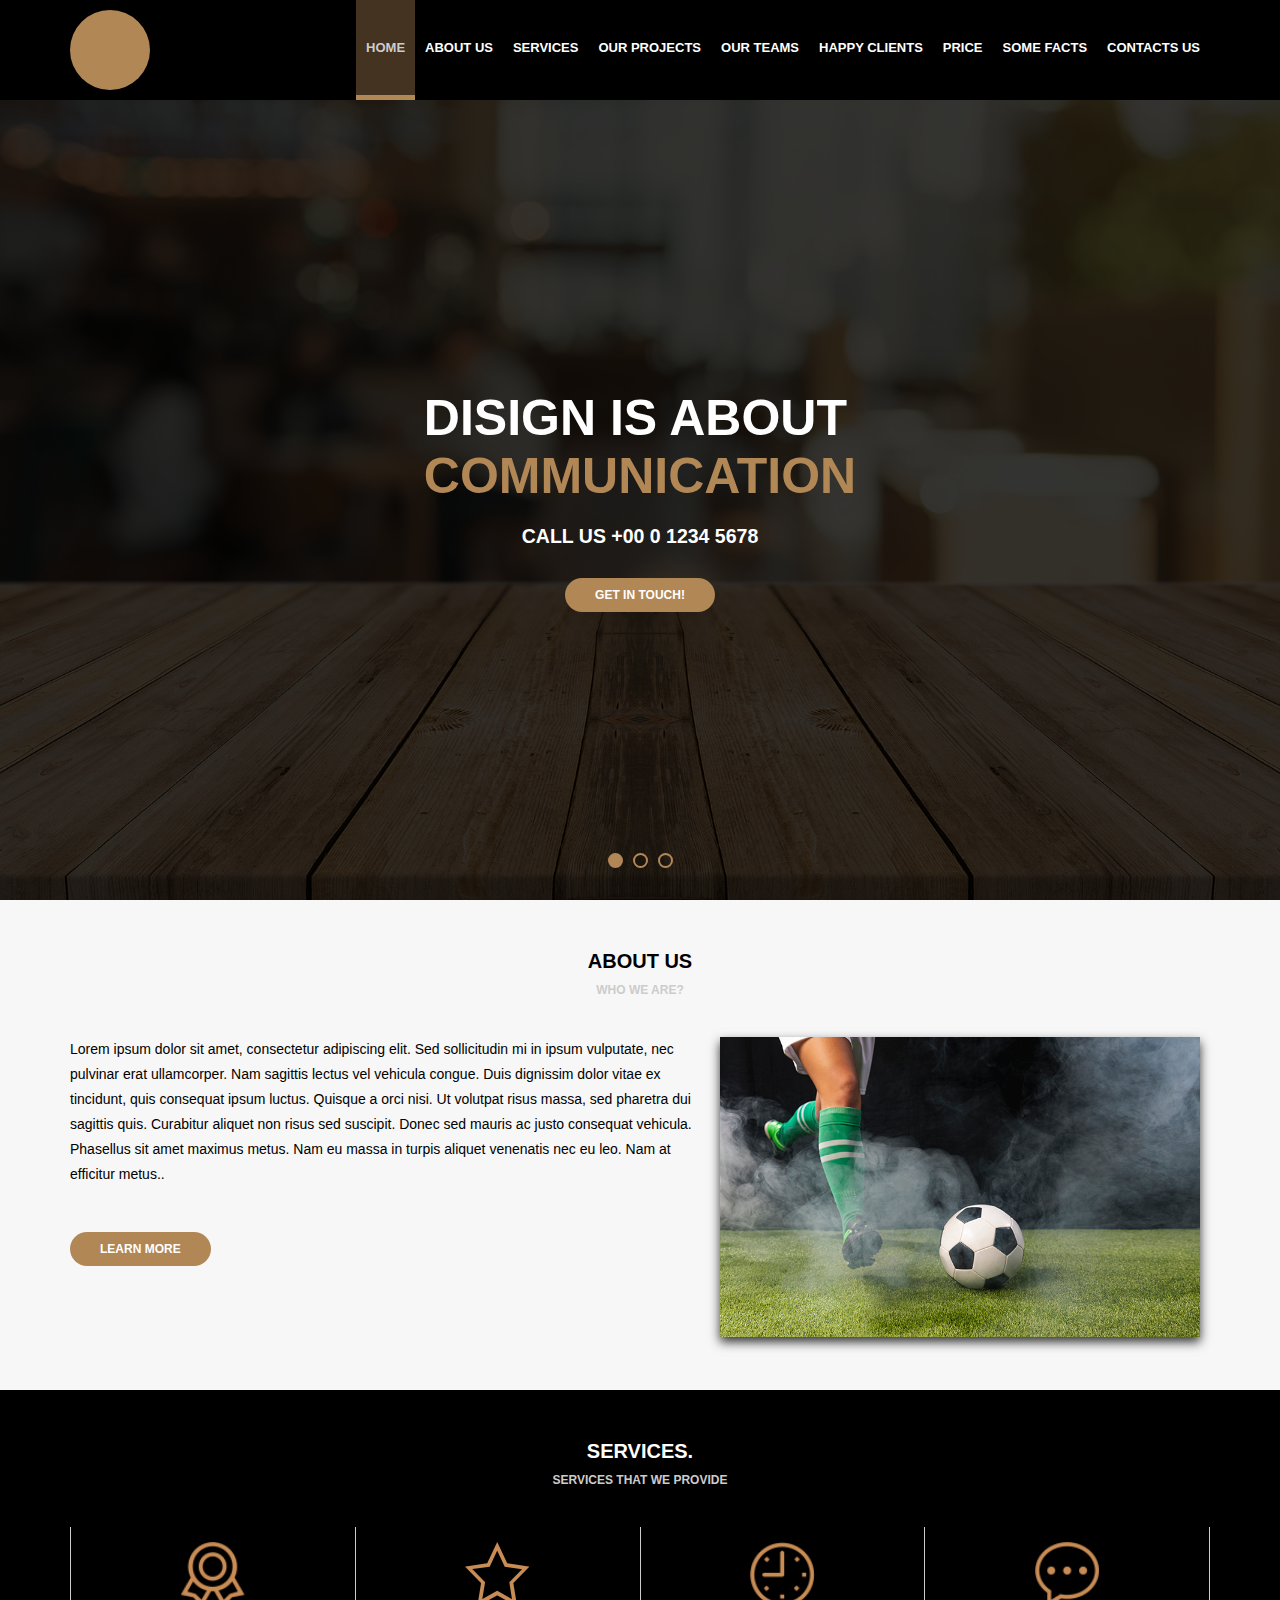
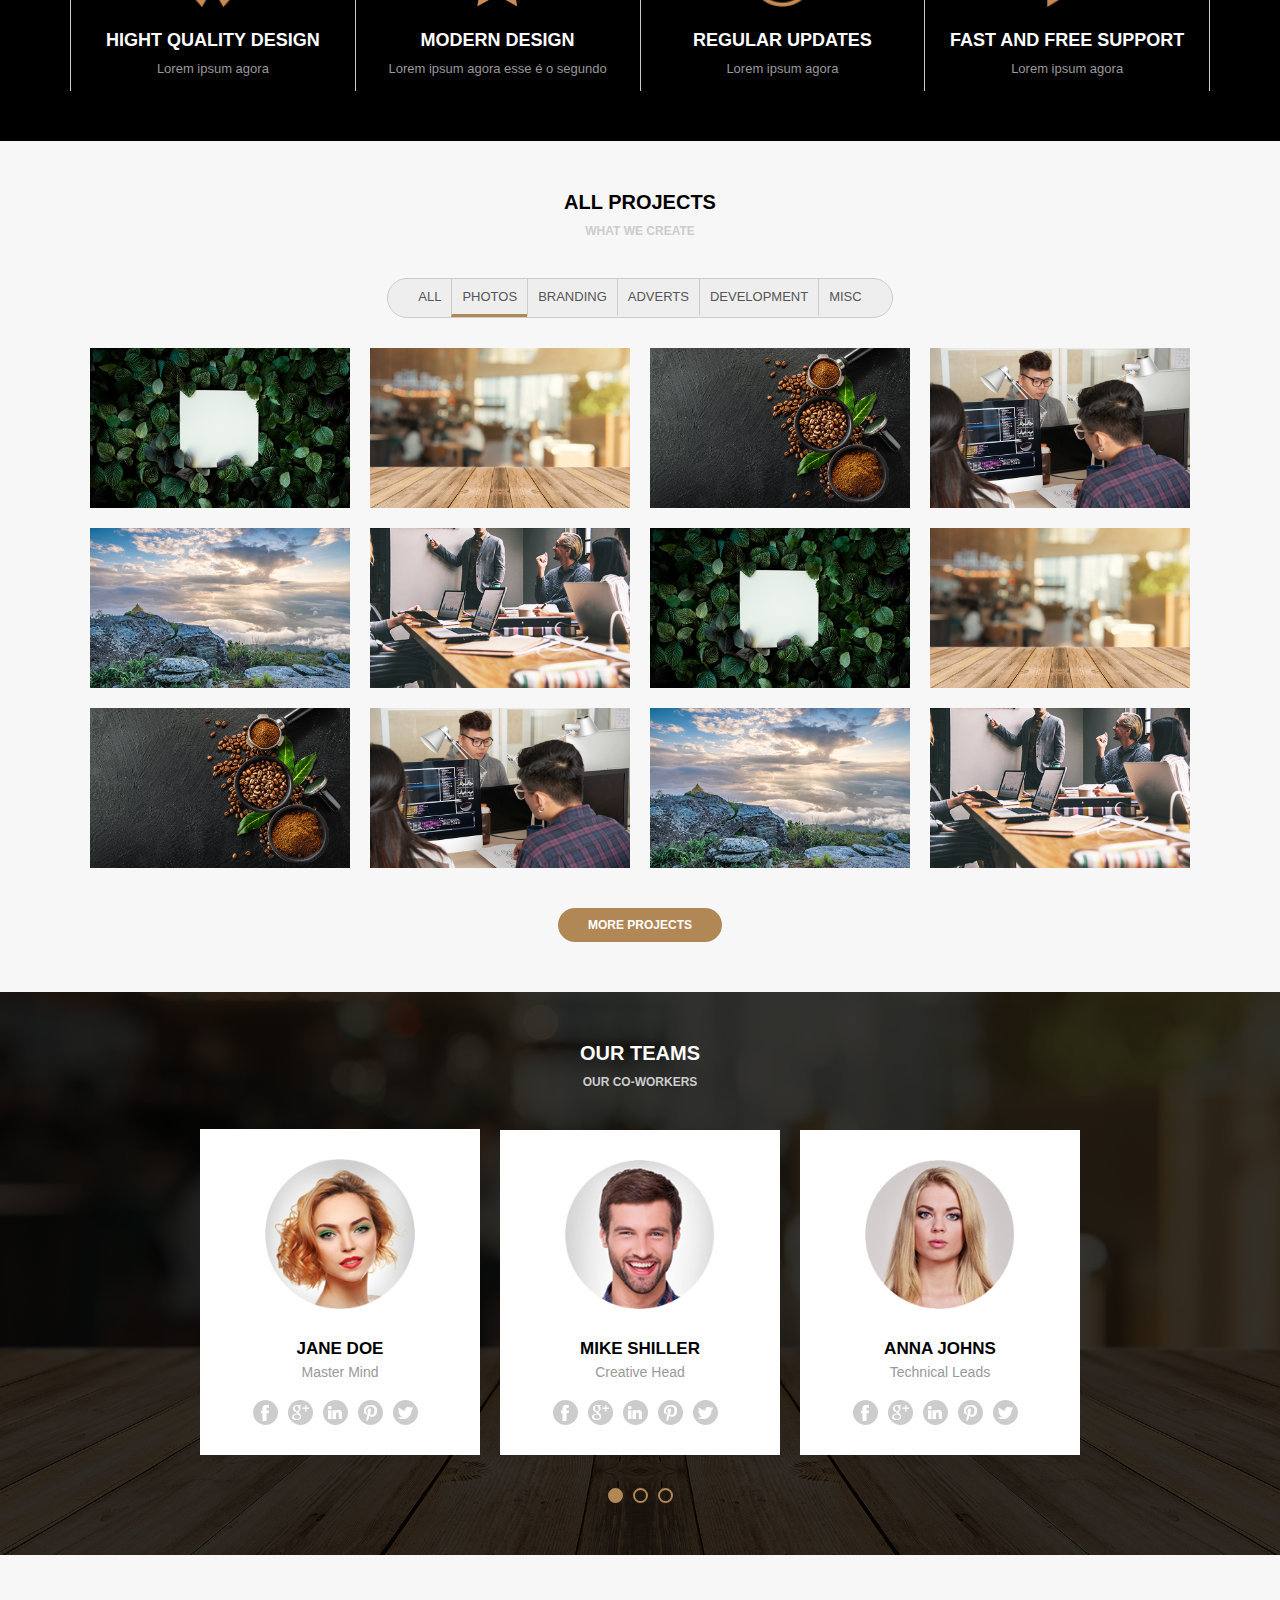
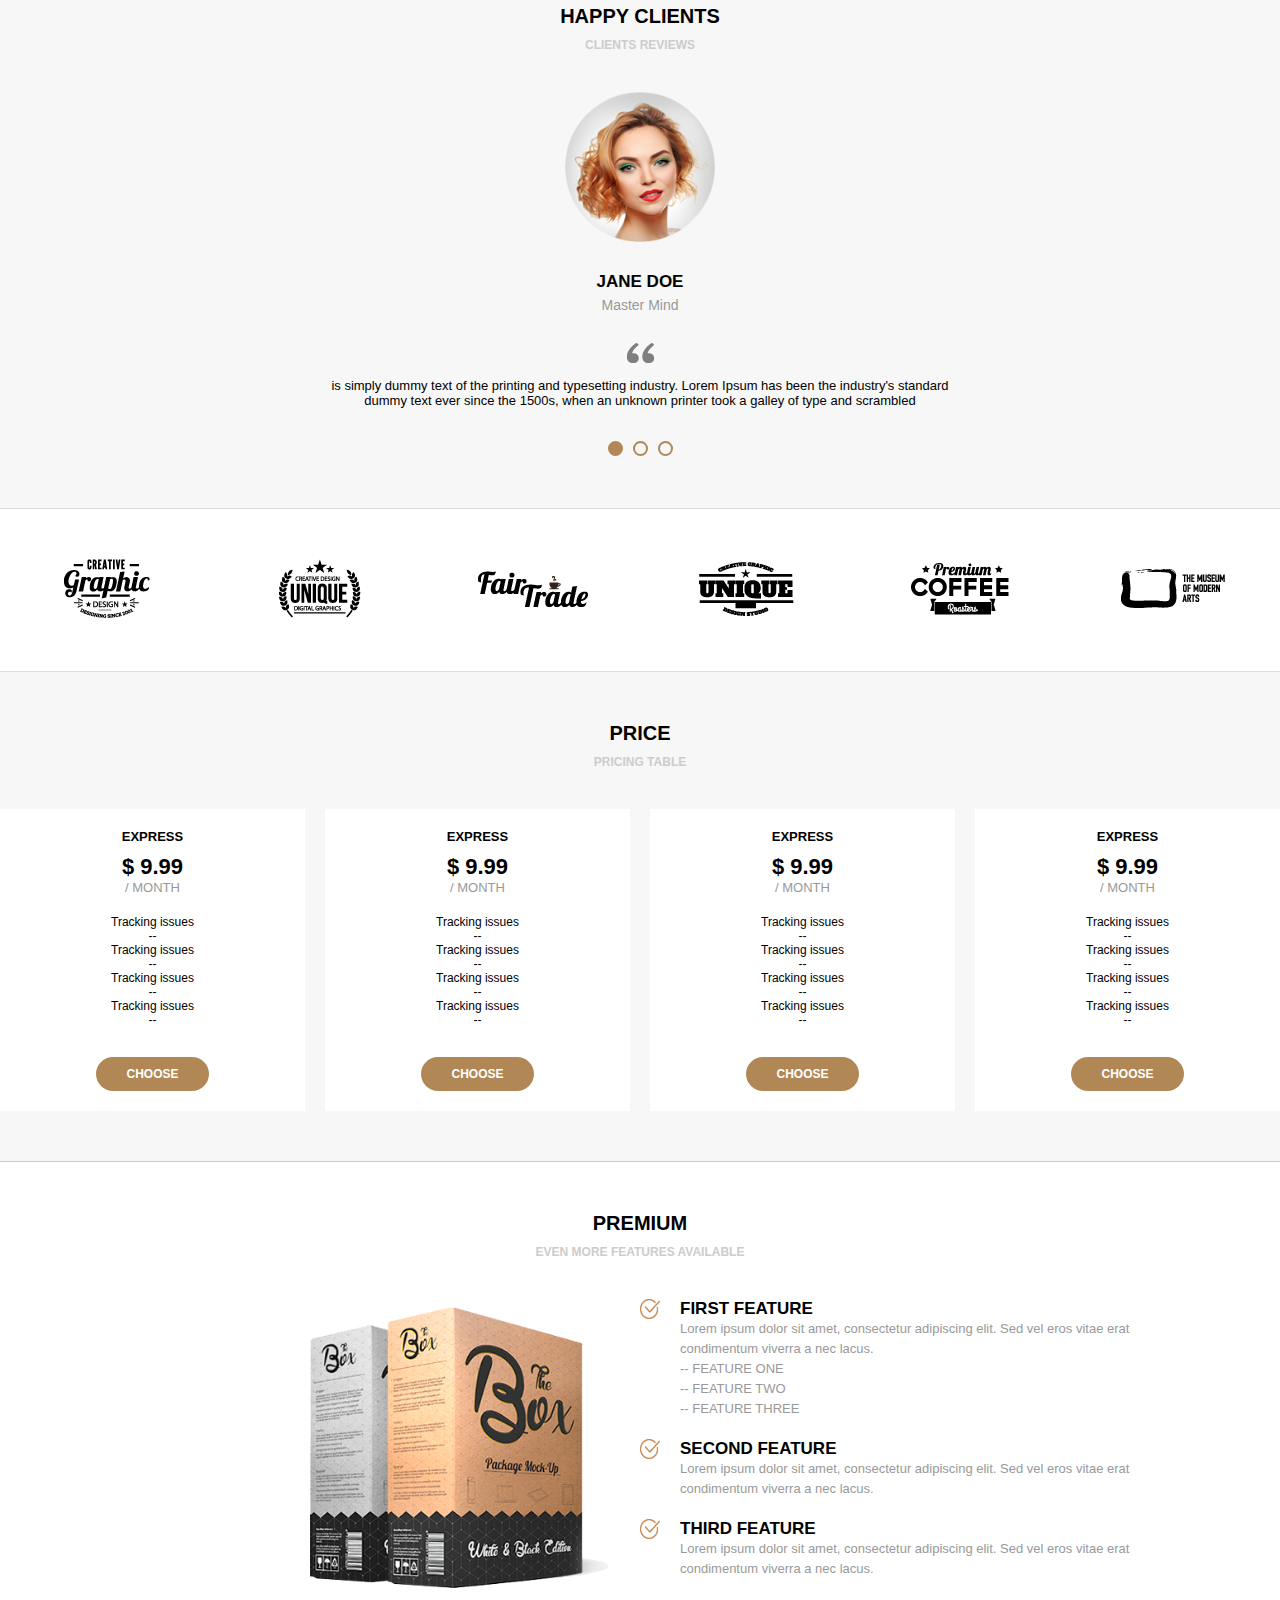
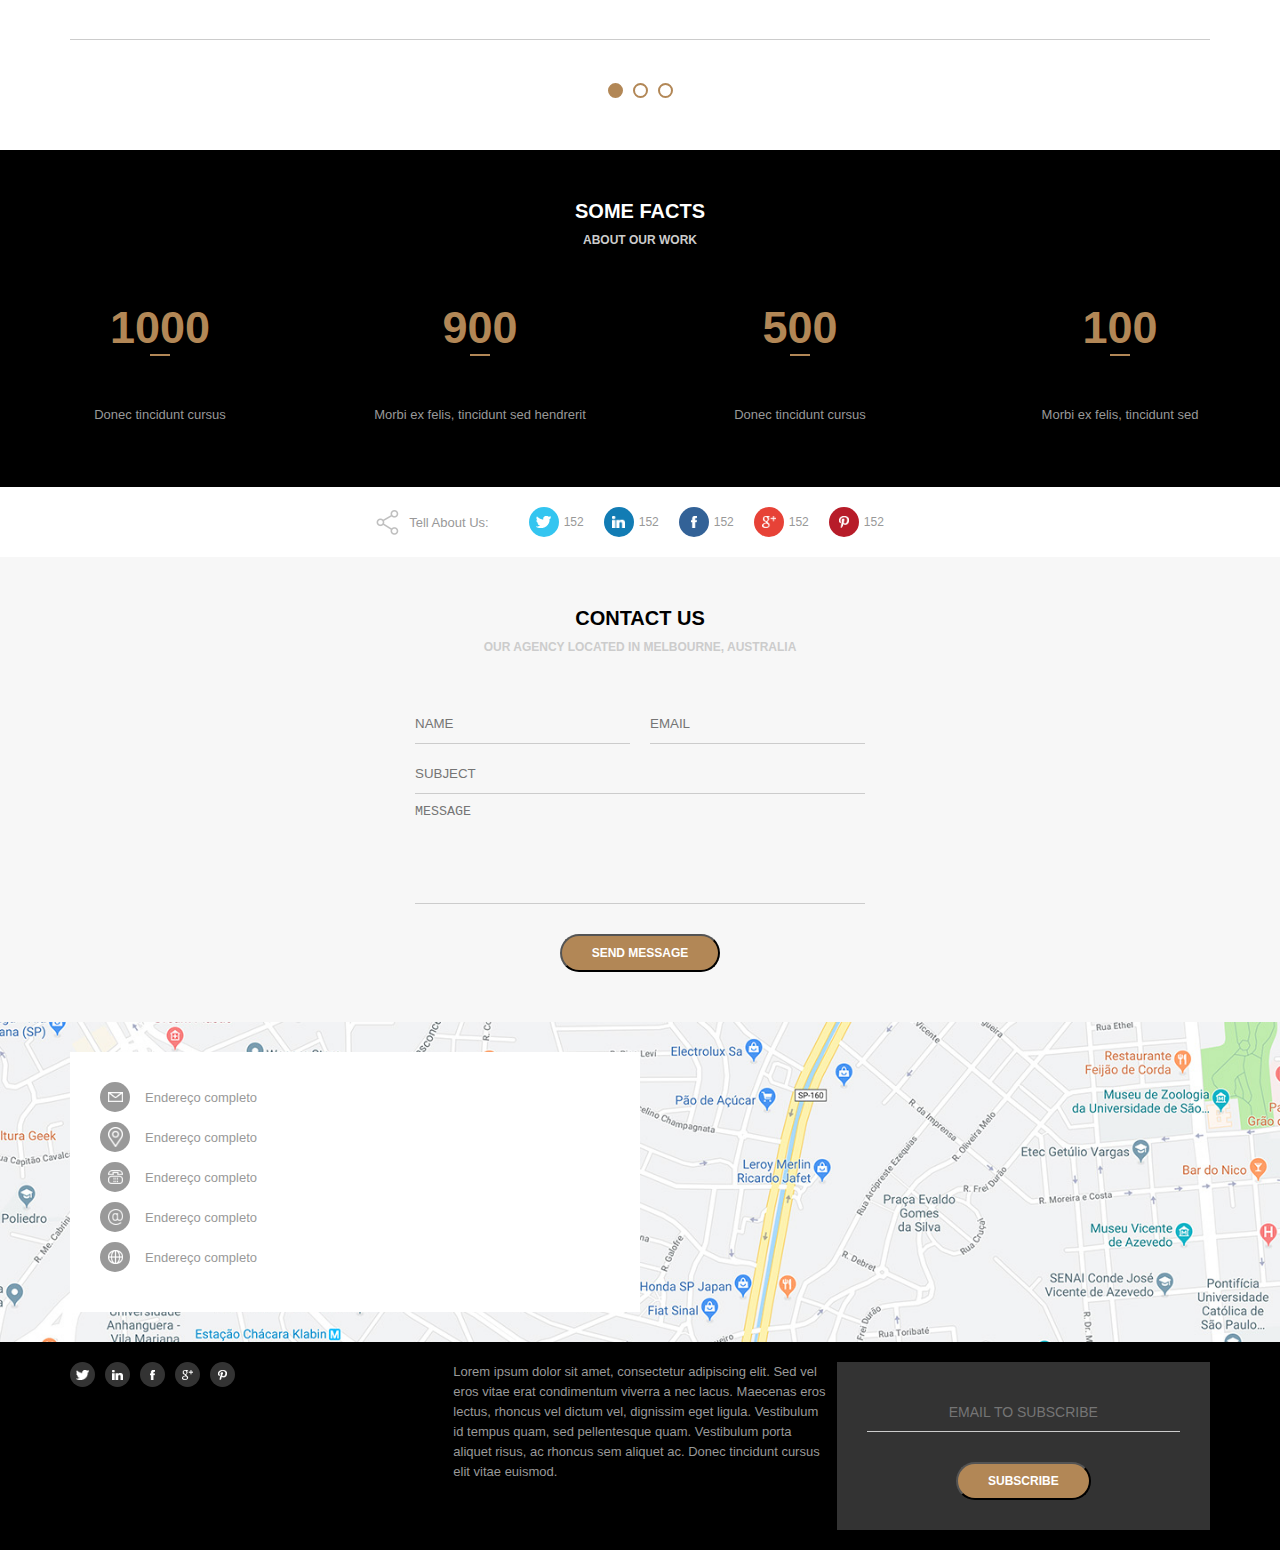
<file: awax/index.html>
<!DOCTYPE html>
<html>
    <head>
        <meta charset="UTF-8">
        <title>AWAX</title>
        <meta name="viewport" content="width=device-width, initial-scale=1.0, user-scalable=0">
        <link rel="preconnect" href="https://fonts.googleapis.com">
        <link rel="preconnect" href="https://fonts.gstatic.com" crossorigin>
        <link href="https://fonts.googleapis.com/css2?family=Montserrat:wght@300;400;600;700&display=swap" rel="stylesheet">
        <link rel="stylesheet" type="text/css" href="assets/css/style.css">
    </head>
    <body>
        <header>
            <div class="header">
                <div class="logo">
                    <div class="logoimg">

                    </div>
                </div>
                <div class="menu">
                    <img class="menu-opener"src="assets/images/menu.png" alt="">
                    <nav>
                        <ul>
                            <li class="active"><a href="">Home</a></li>
                            <li><a href="">About us</a></li>
                            <li><a href="">Services</a></li>
                            <li><a href="">Our Projects</a></li>
                            <li><a href="">Our Teams</a></li>
                            <li><a href="">Happy Clients</a></li>
                            <li><a href="">Price</a></li>
                            <li><a href="">Some Facts</a></li>
                            <li><a href="">Contacts Us</a></li>
                        </ul>
                    </nav>
                </div>
            </div>
        </header>
        <main>
            <section class="banner">  <!-- banner de sldes-->
                <div class="sliders" style="margin-left:0">
                    <div class="slide">
                        <div class="slidearea">
                            <h1>
                                Disign is about <br/> <span>Communication</span>
                                <h2>Call us +00 0 1234 5678</h2>
                                <a href="">Get in touch!</a>
                            </h1>

                        </div>
                    </div><div class="slide">
                        <div class="slidearea">
                            <h1>
                                Disign is about <br/> <span>teste</span>
                                <h2>Call us +00 0 1234 5678</h2>
                                <a href="">Get in touch!</a>
                            </h1>

                        </div>
                    </div><div class="slide">
                        <div class="slidearea">
                            <h1>
                                Disign is about <br/> <span>Communication</span>
                                <h2>Call us +00 0 1234 5678</h2>
                                <a href="">Get in touch!</a>
                            </h1>
                        </div>
                    </div>
                </div>
                <div class="slider-pointer"><!--POntos de controle de transição-->
                    <div class="pointer active">

                    </div>
                    <div class="pointer">

                    </div>
                    <div class="pointer">

                    </div>
                </div>
            </section> <!--Seção de about us-->
            <section class="default light">
                <div class="sectiontitle">
                    About Us
                </div>
                <div class="sectiondesc">
                    who we are?
                </div>
                <div class="sectionbody">
                    <div class="about-us">
                        <div class="about-us--left">
                            <p> Lorem ipsum dolor sit amet, consectetur adipiscing elit. Sed sollicitudin mi in ipsum vulputate, nec pulvinar erat ullamcorper. Nam sagittis lectus vel vehicula congue. Duis dignissim dolor vitae ex tincidunt, quis consequat ipsum luctus. Quisque a orci nisi. Ut volutpat risus massa, sed pharetra dui sagittis quis. Curabitur aliquet non risus sed suscipit. Donec sed mauris ac justo consequat vehicula. Phasellus sit amet maximus metus. Nam eu massa in turpis aliquet venenatis nec eu leo. Nam at efficitur metus..</p>
                            <br/>
                            <a href="" class="button">Learn More</a>
                        </div>
                        <div class="about-us--right">
                            <img src="media/foto9.jpg" alt="">
                        </div>
                    </div>
                </div>
             </section> <!--Seção de serviços-->
             <section class="default dark">
                    <div class="sectiontitle">
                        Services.
                    </div>
                    <div class="sectiondesc">
                        Services that we provide
                    </div>
                    <div class="sectionbody">
                        <div class="section-services">
                            <div class="services">
                                <img src="assets/images/medalha.png" alt="">
                                <h4>Hight quality design</h4>
                                <p> Lorem ipsum agora</p>
                            </div>
                            <div class="services">
                                <img src="assets/images/estrela.png" alt="">
                                <h4>Modern Design</h4>
                                <p> Lorem ipsum agora esse é o segundo</p>
                            </div>
                            <div class="services">
                                <img src="assets/images/relogio.png" alt="">
                                <h4>Regular Updates</h4>
                                <p> Lorem ipsum agora</p>
                            </div>
                            <div class="services">
                                <img src="assets/images/balao.png" alt="">
                                <h4>Fast and Free support</h4>
                                <p> Lorem ipsum agora</p>
                            </div>
                        </div>
                    </div>
             </section>
             <section class="default light"> <!--seção de projetos-->
                    <div class="sectiontitle">
                        All Projects
                    </div>
                    <div class="sectiondesc">
                        What we create 
                    </div>
                    <div class="sectionbody">
                        <div class="projects">
                            <div class="projects-filter">
                                <ul>
                                    <li>All </li>
                                    <li class="active">Photos</li>
                                    <li>Branding</li>
                                    <li>Adverts</li>
                                    <li>Development</li>
                                    <li>Misc</li>                                 
                                </ul>
                            </div>
                            <div class="photos-area">
                                <div class="photo">
                                <div class="photo-img">
                                    <div class="photo-info">
                                        <h5>About</h5>
                                        <p>using Lorem Ipsum is tha</p>
                                    </div>
                                        <img src="media/foto1.jpg" alt="">
                                    
                                    </div>
                                </div>
                                <div class="photo">
                                    <div class="photo-img">
                                        <div class="photo-info"> 
                                            <h5>About</h5>
                                        <p>using Lorem Ipsum is tha</p>
                                        </div>
                                        <img src="media/foto2.jpg" alt="">
                                    
                                    </div>
                                </div>
                                <div class="photo">
                                    <div class="photo-img">
                                        <div class="photo-info">
                                            <h5>About</h5>
                                        <p>using Lorem Ipsum is tha</p>
                                        </div>
                                        <img src="media/foto3.jpg" alt="">
                                        
                                    </div>
                                </div>
                                <div class="photo">
                                    <div class="photo-img">
                                        <div class="photo-info">
                                            <h5>About</h5>
                                        <p>using Lorem Ipsum is tha</p>
                                        </div>
                                        <img src="media/foto4.jpg" alt="">
                                    
                                    </div>
                                </div>
                                <div class="photo">
                                    <div class="photo-img">
                                        <div class="photo-info">
                                            <h5>About</h5>
                                        <p>using Lorem Ipsum is tha</p>
                                        </div>
                                        <img src="media/foto5.jpg" alt="">
                                        
                                    </div>
                                </div>
                                <div class="photo">
                                    <div class="photo-img">
                                        <div class="photo-info">
                                            <h5>About</h5>
                                        <p>using Lorem Ipsum is tha</p>
                                        </div>
                                        <img src="media/foto6.jpg" alt="">
                                    
                                    </div>
                                </div>
                                <div class="photo">
                                    <div class="photo-img">
                                        <div class="photo-info">
                                            <h5>About</h5>
                                        <p>using Lorem Ipsum is tha</p>
                                        </div>
                                        <img src="media/foto1.jpg" alt="">
                                        
                                    </div>
                                </div>
                                <div class="photo">
                                    <div class="photo-img">
                                        <div class="photo-info">
                                            <h5>About</h5>
                                        <p>using Lorem Ipsum is tha</p>
                                        </div>
                                        <img src="media/foto2.jpg" alt="">
                                        
                                    </div>
                                </div>
                                <div class="photo">
                                    <div class="photo-img">
                                        <div class="photo-info">
                                            <h5>About</h5>
                                        <p>using Lorem Ipsum is tha</p>
                                        </div>
                                        <img src="media/foto3.jpg" alt="">
                                    
                                    </div>
                                </div>
                                <div class="photo">
                                    <div class="photo-img">
                                        <div class="photo-info">
                                            <h5>About</h5>
                                        <p>using Lorem Ipsum is tha</p>
                                        </div>
                                        <img src="media/foto4.jpg" alt="">
                                    
                                    </div>
                                </div>
                                <div class="photo">
                                    <div class="photo-img">
                                        <div class="photo-info">
                                            <h5>About</h5>
                                        <p>using Lorem Ipsum is tha</p>
                                        </div>
                                        <img src="media/foto5.jpg" alt="">
                                    
                                    </div>
                                </div>
                                <div class="photo">
                                    <div class="photo-img">
                                        <div class="photo-info">
                                            <h5>About</h5>
                                        <p>using Lorem Ipsum is tha</p>
                                        </div>
                                        <img src="media/foto6.jpg" alt="">
                                    
                                    </div>
                                </div>
                            </div>
                            <a class="button"href="">More Projects</a>
                        </div>
                    </div> 
             </section>
             <section class="default dark bg-teams">
                 <div class="section-teams-area">
                        <div class="sectiontitle">
                            Our Teams
                        </div>
                        <div class="sectiondesc">
                            Our co-workers
                        </div>
                        <div class="sectionbody">
                            <div class="section-teams">
                                <div class="sliders" style="margin-left:0;">
                                    <div class="slide">
                                        <div class="slidearea">
                                            <img class="avatar" src="media/mulher1.png" alt="">
                                            <div class="team-name">Jane Doe</div>
                                            <div class="team-role">Master Mind</div>
                                            <div class="team-social">
                                                <a href=""><img src="assets/images/facebook.png" alt=""></a>
                                                <a href=""><img src="assets/images/googleplus.png" alt=""></a>
                                                <a href=""><img src="assets/images/linkedin.png" alt=""></a>
                                                <a href=""><img src="assets/images/pinterest.png" alt=""></a>
                                                <a href=""><img src="assets/images/twitter.png" alt=""></a>
                                            </div>
                                        </div>
                                    </div><div class="slide">
                                        <div class="slidearea">
                                            <img class="avatar" src="media/homem1.png" alt="">
                                            <div class="team-name">Mike shiller</div>
                                            <div class="team-role">Creative Head</div>
                                            <div class="team-social">
                                                <a href=""><img src="assets/images/facebook.png" alt=""></a>
                                                <a href=""><img src="assets/images/googleplus.png" alt=""></a>
                                                <a href=""><img src="assets/images/linkedin.png" alt=""></a>
                                                <a href=""><img src="assets/images/pinterest.png" alt=""></a>
                                                <a href=""><img src="assets/images/twitter.png" alt=""></a>
                                            </div>                                        </div>
                                    </div><div class="slide">
                                        <div class="slidearea">
                                            <img class="avatar" src="media/mulher2.png" alt="">
                                            <div class="team-name">Anna Johns</div>
                                            <div class="team-role">Technical Leads</div>
                                            <div class="team-social">
                                                <a href=""><img src="assets/images/facebook.png" alt=""></a>
                                                <a href=""><img src="assets/images/googleplus.png" alt=""></a>
                                                <a href=""><img src="assets/images/linkedin.png" alt=""></a>
                                                <a href=""><img src="assets/images/pinterest.png" alt=""></a>
                                                <a href=""><img src="assets/images/twitter.png" alt=""></a>
                                            </div>
                                        </div>
                                    </div>
                                </div>
                            </div>
                            <div class="slider-pointer"><!--POntos de controle de transição-->
                                <div class="pointer active">
            
                                </div>
                                <div class="pointer">
            
                                </div>
                                <div class="pointer">
            
                                </div>
                            </div>
                        </div>
                 </div>
         </section>
         <section class="default light">
            <div class="section-client-area">
                   <div class="sectiontitle">
                       Happy Clients
                   </div>
                   <div class="sectiondesc">
                       Clients reviews
                   </div>
                   <div class="sectionbody">
                       <div class="section-clients">
                           <div class="sliders" style="margin-left:0;">
                               <div class="slide">
                                   <div class="slidearea">
                                       <img class="avatar" src="media/mulher1.png" alt="">
                                       <div class="clients-name">Jane Doe</div>
                                       <div class="clients-role">Master Mind</div>
                                       <div class="clients-depoiments">
                                           <img src="assets/images/quote.png" alt="">
                                           <p>is simply dummy text of the printing and typesetting industry. Lorem Ipsum has been the industry's standard dummy text ever since the 1500s, when an unknown printer took a galley of type and scrambled</p>
                                       </div>
                                   </div>
                               </div><div class="slide">
                                    <div class="slidearea">
                                        <img class="avatar" src="media/mulher1.png" alt="">
                                        <div class="clients-name">Jane Doe</div>
                                        <div class="clients-role">Master Mind</div>
                                        <div class="clients-depoiments">
                                            <img src="assets/images/quote.png" alt="">
                                            <p>is simply dummy text of the printing and typesetting industry. Lorem Ipsum has been the industry's standard dummy text ever since the 1500s, when an unknown printer took a galley of type and scrambled</p>
                                        </div>
                                    </div>
                                </div><div class="slide">
                                    <div class="slidearea">
                                        <img class="avatar" src="media/mulher1.png" alt="">
                                        <div class="clients-name">Jane Doe</div>
                                        <div class="clients-role">Master Mind</div>
                                        <div class="clients-depoiments">
                                            <img src="assets/images/quote.png" alt="">
                                            <p>is simply dummy text of the printing and typesetting industry. Lorem Ipsum has been the industry's standard dummy text ever since the 1500s, when an unknown printer took a galley of type and scrambled</p>
                                        </div>
                                    </div>
                                </div>
                            </div> 
                        </div>
                   </div>
                   <div class="slider-pointer"><!--POntos de controle de transição-->
                    <div class="pointer active">
                    </div>
                    <div class="pointer">
                    </div>
                    <div class="pointer">
                    </div>
                </div>
            </div>
    </section>

    <section class="default section-companies">
        <div class="section-body">
            <div class="section-companies--area">
                <div class="section-company">
                    <img src="media/empresa1.png" />
                </div>
                <div class="section-company">
                    <img src="media/empresa2.png" />
                </div>
                <div class="section-company">
                    <img src="media/empresa3.png" />
                </div>
                <div class="section-company">
                    <img src="media/empresa4.png" />
                </div>
                <div class="section-company">
                    <img src="media/empresa5.png" />
                </div>
                <div class="section-company">
                    <img src="media/empresa6.png" />
                </div>
            </div>
        </div>
    </section>

    <section class="default light">
        <div class="section-title">Price</div>
        <div class="section-desc">Pricing Table</div>
        <div class="section-body">
            <div class="section-price">
                    <div class="section-price--item">
                        <div class="section-price--item-name">Express</div>
                        <div class="section-price--item-money">$ 9.99</div>
                        <div class="section-price--item-period">/ month</div>
                        <div class="section-price--item-point">Tracking issues<br/>--</div>
                        <div class="section-price--item-point">Tracking issues<br/>--</div>
                        <div class="section-price--item-point">Tracking issues<br/>--</div>
                        <div class="section-price--item-point">Tracking issues<br/>--</div>
                        <a href="" class="button button--dark">Choose</a>
                    </div>
                    <div class="section-price--item">
                        <div class="section-price--item-name">Express</div>
                        <div class="section-price--item-money">$ 9.99</div>
                        <div class="section-price--item-period">/ month</div>
                        <div class="section-price--item-point">Tracking issues<br/>--</div>
                        <div class="section-price--item-point">Tracking issues<br/>--</div>
                        <div class="section-price--item-point">Tracking issues<br/>--</div>
                        <div class="section-price--item-point">Tracking issues<br/>--</div>
                        <a href="" class="button button--dark">Choose</a>
                    </div>
                    <div class="section-price--item">
                        <div class="section-price--item-name">Express</div>
                        <div class="section-price--item-money">$ 9.99</div>
                        <div class="section-price--item-period">/ month</div>
                        <div class="section-price--item-point">Tracking issues<br/>--</div>
                        <div class="section-price--item-point">Tracking issues<br/>--</div>
                        <div class="section-price--item-point">Tracking issues<br/>--</div>
                        <div class="section-price--item-point">Tracking issues<br/>--</div>
                        <a href="" class="button button--dark">Choose</a>
                    </div>
                    <div class="section-price--item">
                        <div class="section-price--item-name">Express</div>
                        <div class="section-price--item-money">$ 9.99</div>
                        <div class="section-price--item-period">/ month</div>
                        <div class="section-price--item-point">Tracking issues<br/>--</div>
                        <div class="section-price--item-point">Tracking issues<br/>--</div>
                        <div class="section-price--item-point">Tracking issues<br/>--</div>
                        <div class="section-price--item-point">Tracking issues<br/>--</div>
                        <a href="" class="button button--dark">Choose</a>
                    </div>
            </div>
        </div>
    </section>

    <section class="default light premium">
        <div class="section-title">Premium</div>
        <div class="section-desc">Even More Features Available</div>
        <div class="section-body">
            <div class="section-premium">
                <div class="sliders" style="margin-left:0;">
                    <div class="slide">
                        <div class="slidearea">
                            <div class="section-premium--left">
                                <img src="media/livros.png" />
                            </div>
                            <div class="section-premium--right">
                                    <div class="section-premium--item">
                                        <img src="assets/images/check.png" />
                                        <div>
                                            <h4>FIRST FEATURE</h4>
                                            Lorem ipsum dolor sit amet, consectetur adipiscing elit. Sed vel eros vitae erat condimentum viverra a nec lacus.<br/>
                                            -- FEATURE ONE<br/>
                                            -- FEATURE TWO<br/>
                                            -- FEATURE THREE
                                        </div>
                                    </div>
                                    <div class="section-premium--item">
                                        <img src="assets/images/check.png" />
                                        <div>
                                            <h4>SECOND FEATURE</h4>
                                            Lorem ipsum dolor sit amet, consectetur adipiscing elit. Sed vel eros vitae erat condimentum viverra a nec lacus.
                                        </div>
                                    </div>
                                    <div class="section-premium--item">
                                        <img src="assets/images/check.png" />
                                        <div>
                                            <h4>THIRD FEATURE</h4>
                                            Lorem ipsum dolor sit amet, consectetur adipiscing elit. Sed vel eros vitae erat condimentum viverra a nec lacus.
                                        </div>
                                    </div>
                            </div>
                        </div>
                    </div><div class="slide">
                        <div class="slidearea">
                            ...
                        </div>
                    </div><div class="slide">
                        <div class="slidearea">
                            ...
                        </div>
                    </div>
                </div>
                <div class="sliders-pointers">
                    <div class="pointer active"></div>
                    <div class="pointer"></div>
                    <div class="pointer"></div>
                </div>
            </div>
        </div>
    </section>

    <section class="default dark">
        <div class="section-title">Some Facts</div>
        <div class="section-desc">About our work</div>
        <div class="section-body">
            <div class="section-facts">
                <div class="section-fact">
                    <h3>1000</h3>
                    <div class="section-fact-line"></div>
                    <h4>Design Projects Released</h4>
                    <p>Donec tincidunt cursus</p>
                </div>
                <div class="section-fact">
                    <h3>900</h3>
                    <div class="section-fact-line"></div>
                    <h4>Photos</h4>
                    <p>Morbi ex felis, tincidunt sed hendrerit</p>
                </div>
                <div class="section-fact">
                    <h3>500</h3>
                    <div class="section-fact-line"></div>
                    <h4>Marketing Ideas</h4>
                    <p>Donec tincidunt cursus</p>
                </div>
                <div class="section-fact">
                    <h3>100</h3>
                    <div class="section-fact-line"></div>
                    <h4>Exhibitions</h4>
                    <p>Morbi ex felis, tincidunt sed</p>
                </div>
            </div>
        </div>
    </section>

    <section class="section-share">
        <div class="section-share--legend">
            <img src="assets/images/share.png" />
            Tell About Us:
        </div>
        <div class="section-share--item">
            <div class="section-share--icon twitter">
                <img src="assets/images/twitter.png" />
            </div>
            152
        </div>
        <div class="section-share--item">
            <div class="section-share--icon linkedin">
                <img src="assets/images/linkedin.png" />
            </div>
            152
        </div>
        <div class="section-share--item">
            <div class="section-share--icon facebook">
                <img src="assets/images/facebook.png" />
            </div>
            152
        </div>
        <div class="section-share--item">
            <div class="section-share--icon googleplus">
                <img src="assets/images/googleplus.png" />
            </div>
            152
        </div>
        <div class="section-share--item">
            <div class="section-share--icon pinterest">
                <img src="assets/images/pinterest.png" />
            </div>
            152
        </div>
    </section>

    <section class="default light">
        <div class="section-title">Contact Us</div>
        <div class="section-desc">Our Agency Located in Melbourne, Australia</div>
        <div class="section-body">
            <div class="section-contact">
                <form method="POST">
                    <div class="section-contact--split">
                        <input type="text" name="name" placeholder="NAME" />
                        <input type="text" name="name" placeholder="EMAIL" />
                    </div>
                    <input type="text" name="name" placeholder="SUBJECT" />
                    <textarea name="message" placeholder="MESSAGE"></textarea>
                    <input type="submit" value="Send Message" class="button" />
                </form>
            </div>
        </div>
    </section>


    <section class="section-map">
        <div class="section-map--area">
            <div class="section-map--info">
                <div class="section-map--info-item">
                    <div class="section-map--info-item-img">
                        <img src="assets/images/carta.png" alt=""/>
                    </div>
                    Endereço completo
                </div>
                <div class="section-map--info-item">
                    <div class="section-map--info-item-img">
                        <img src="assets/images/localizacao.png" alt=""/>
                    </div>
                    Endereço completo
                </div>
                <div class="section-map--info-item">
                    <div class="section-map--info-item-img">
                        <img src="assets/images/telefone.png" alt=""/>
                    </div>
                    Endereço completo
                </div>
                <div class="section-map--info-item">
                    <div class="section-map--info-item-img">
                        <img src="assets/images/arroba.png" alt=""/>
                    </div>
                    Endereço completo
                </div>
                <div class="section-map--info-item">
                    <div class="section-map--info-item-img">
                        <img src="assets/images/web.png" alt=""/>
                    </div>
                    Endereço completo
                </div>
            </div>

        </div>
    </section>
        </main>
        <footer>
            <div class="footer--area">
                <div class="footer--item area1">
                    <div class="footer-social">
                        <a href=""><img src="assets/images/twitter.png" /></a>
                        <a href=""><img src="assets/images/linkedin.png" /></a>
                        <a href=""><img src="assets/images/facebook.png" /></a>
                        <a href=""><img src="assets/images/googleplus.png" /></a>
                        <a href=""><img src="assets/images/pinterest.png" /></a>
                    </div>
                </div>
                <div class="footer--item area2">
                        Lorem ipsum dolor sit amet, consectetur adipiscing elit. Sed vel eros vitae erat condimentum viverra a nec lacus. Maecenas eros lectus, rhoncus vel dictum vel, dignissim eget ligula. Vestibulum id tempus quam, sed pellentesque quam. Vestibulum porta aliquet risus, ac rhoncus sem aliquet ac. Donec tincidunt cursus elit vitae euismod.
                </div>
                <div class="footer--item area3">
                    <form method="POST">
                        <input type="email" name="email" placeholder="EMAIL TO SUBSCRIBE" />
                        <button class="button">Subscribe</button>
                    </form>
                </div>
            </div>
        </footer>
    </body>
</html>
</file>
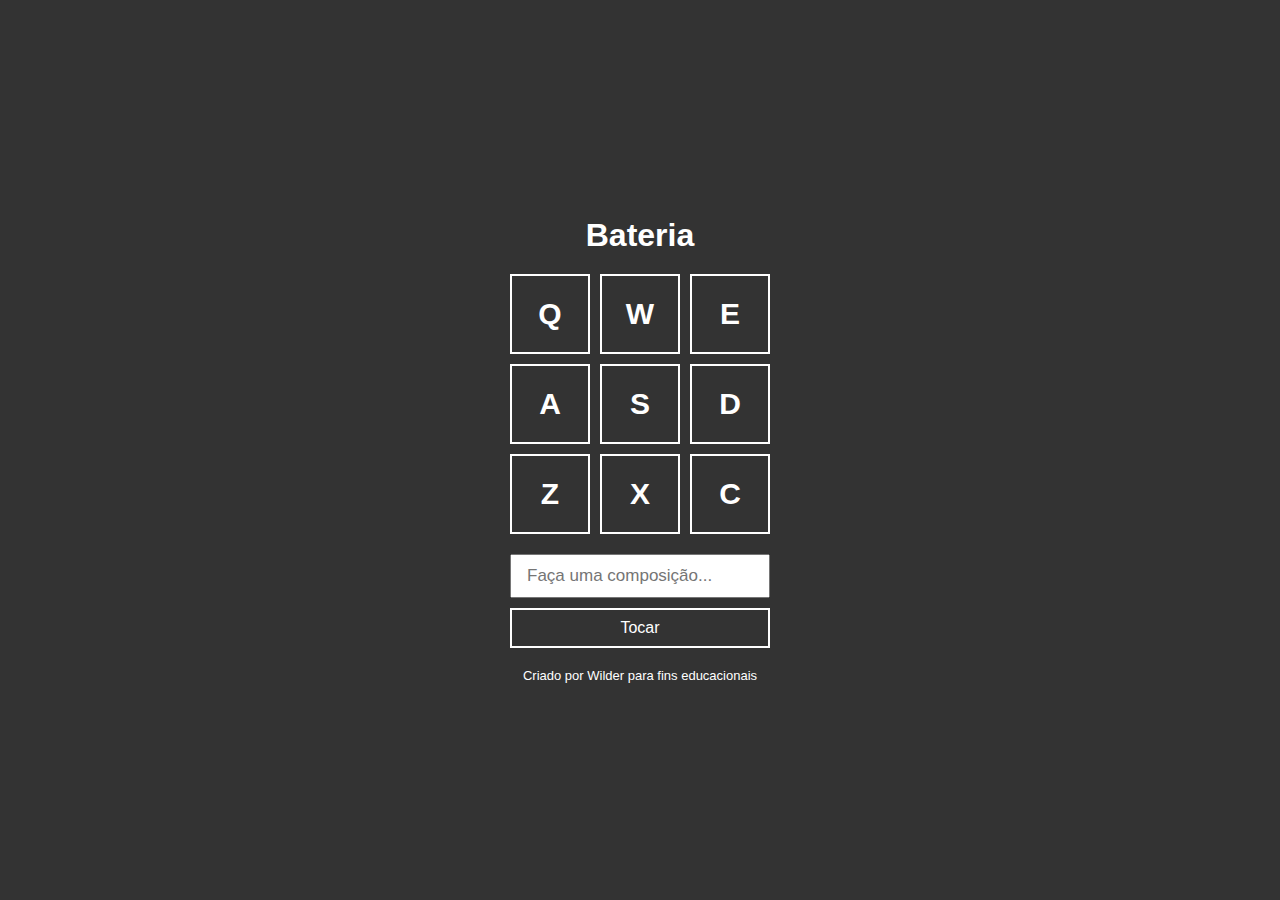
<file: bateria/index.html>
<!DOCTYPE html>
<html lang="pt">
<head>
    <meta charset="UTF-8">
    <meta http-equiv="X-UA-Compatible" content="IE=edge">
    <meta name="viewport" content="width=device-width, initial-scale=1.0">
    <title>Bateria</title>
    <link rel="stylesheet" href="style.css" />
</head>
<body>
    <h1>Bateria</h1>

    <div class="keys">
        <div data-key="keyq" class="key">Q</div>
        <div data-key="keyw" class="key">W</div>
        <div data-key="keye" class="key">E</div>

        <div data-key="keya" class="key">A</div>
        <div data-key="keys" class="key">S</div>
        <div data-key="keyd" class="key">D</div>

        <div data-key="keyz" class="key">Z</div>
        <div data-key="keyx" class="key">X</div>
        <div data-key="keyc" class="key">C</div>
    </div>
    <div class="composer">
        <input type="text" id="input" placeholder="Faça uma composição..." />
        <button>Tocar</button>
    </div>

    <footer>Criado por Wilder para fins educacionais</footer>

    <audio id="s_keyq" src="sounds/keyq.wav"></audio>
    <audio id="s_keyw" src="sounds/keyw.wav"></audio>
    <audio id="s_keye" src="sounds/keye.wav"></audio>
    <audio id="s_keya" src="sounds/keya.wav"></audio>
    <audio id="s_keys" src="sounds/keys.wav"></audio>
    <audio id="s_keyd" src="sounds/keyd.wav"></audio>
    <audio id="s_keyz" src="sounds/keyz.wav"></audio>
    <audio id="s_keyx" src="sounds/keyx.wav"></audio>
    <audio id="s_keyc" src="sounds/keyc.wav"></audio>
    
    <script src="script.js"></script>
</body>
</html>
</file>
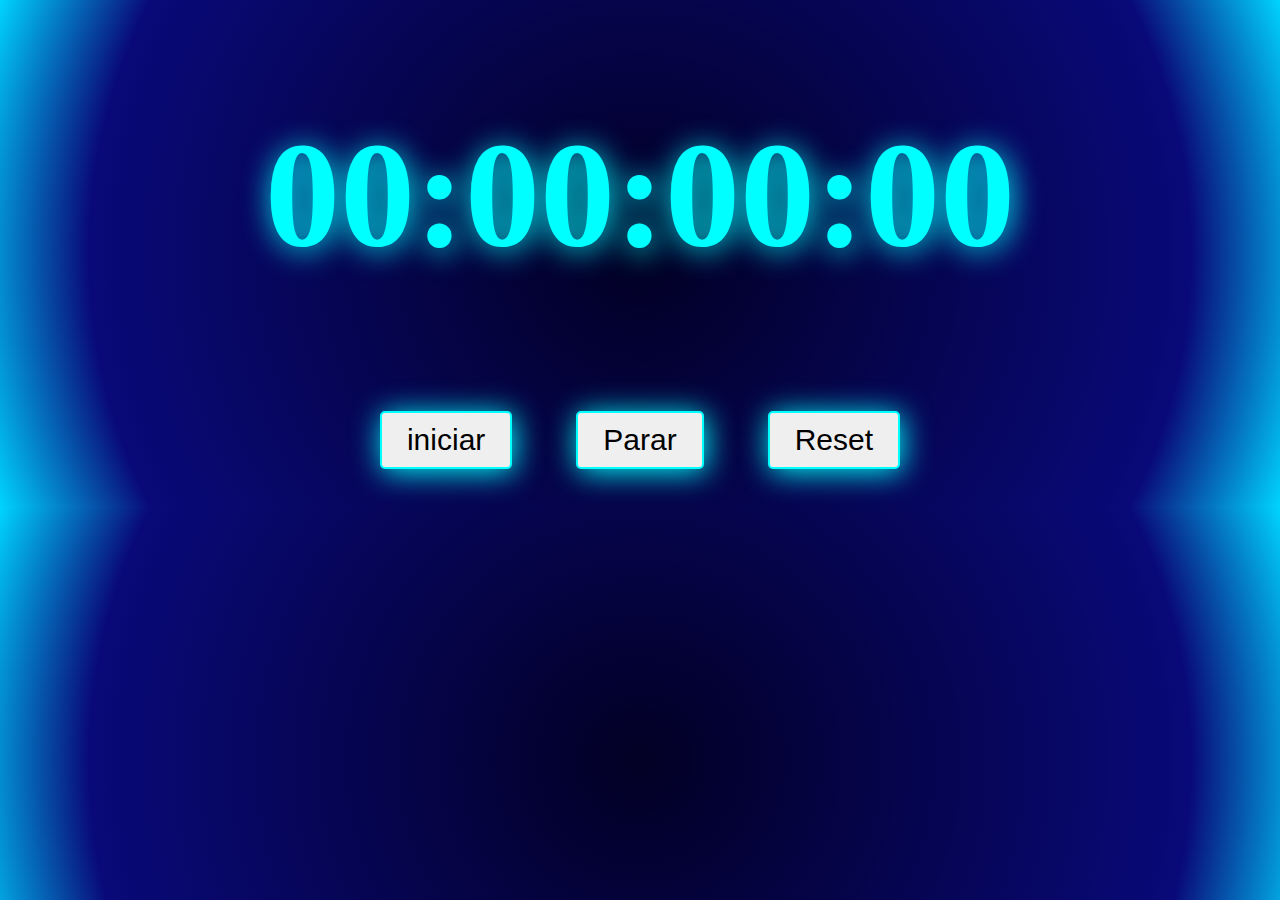
<file: cronometro/index.html>
<!DOCTYPE html>
<!DOCTYPE html>
<html lang="pt-Br">
<head>
    <meta charset="UTF-8">
    <meta http-equiv="X-UA-Compatible" content="IE=edge">
    <meta name="viewport" content="width=device-width, initial-scale=1.0">
    <link rel="stylesheet" href="style.css">
    <title>CRONOMETRO</title>
</head>
<body>
    <div class="container">
        <h1 id="cronometro">00:00:00:00</h1>
        <div class="btn">
            <input type= "button" value="iniciar" onclick="iniciar()">
            <input type="button" value="Parar" onclick="parar()">
            <input type="button" value="Reset" onclick="reset()">
            <script src="script.js"></script>
        </div>

    </div>
</body>
</html>
</file>
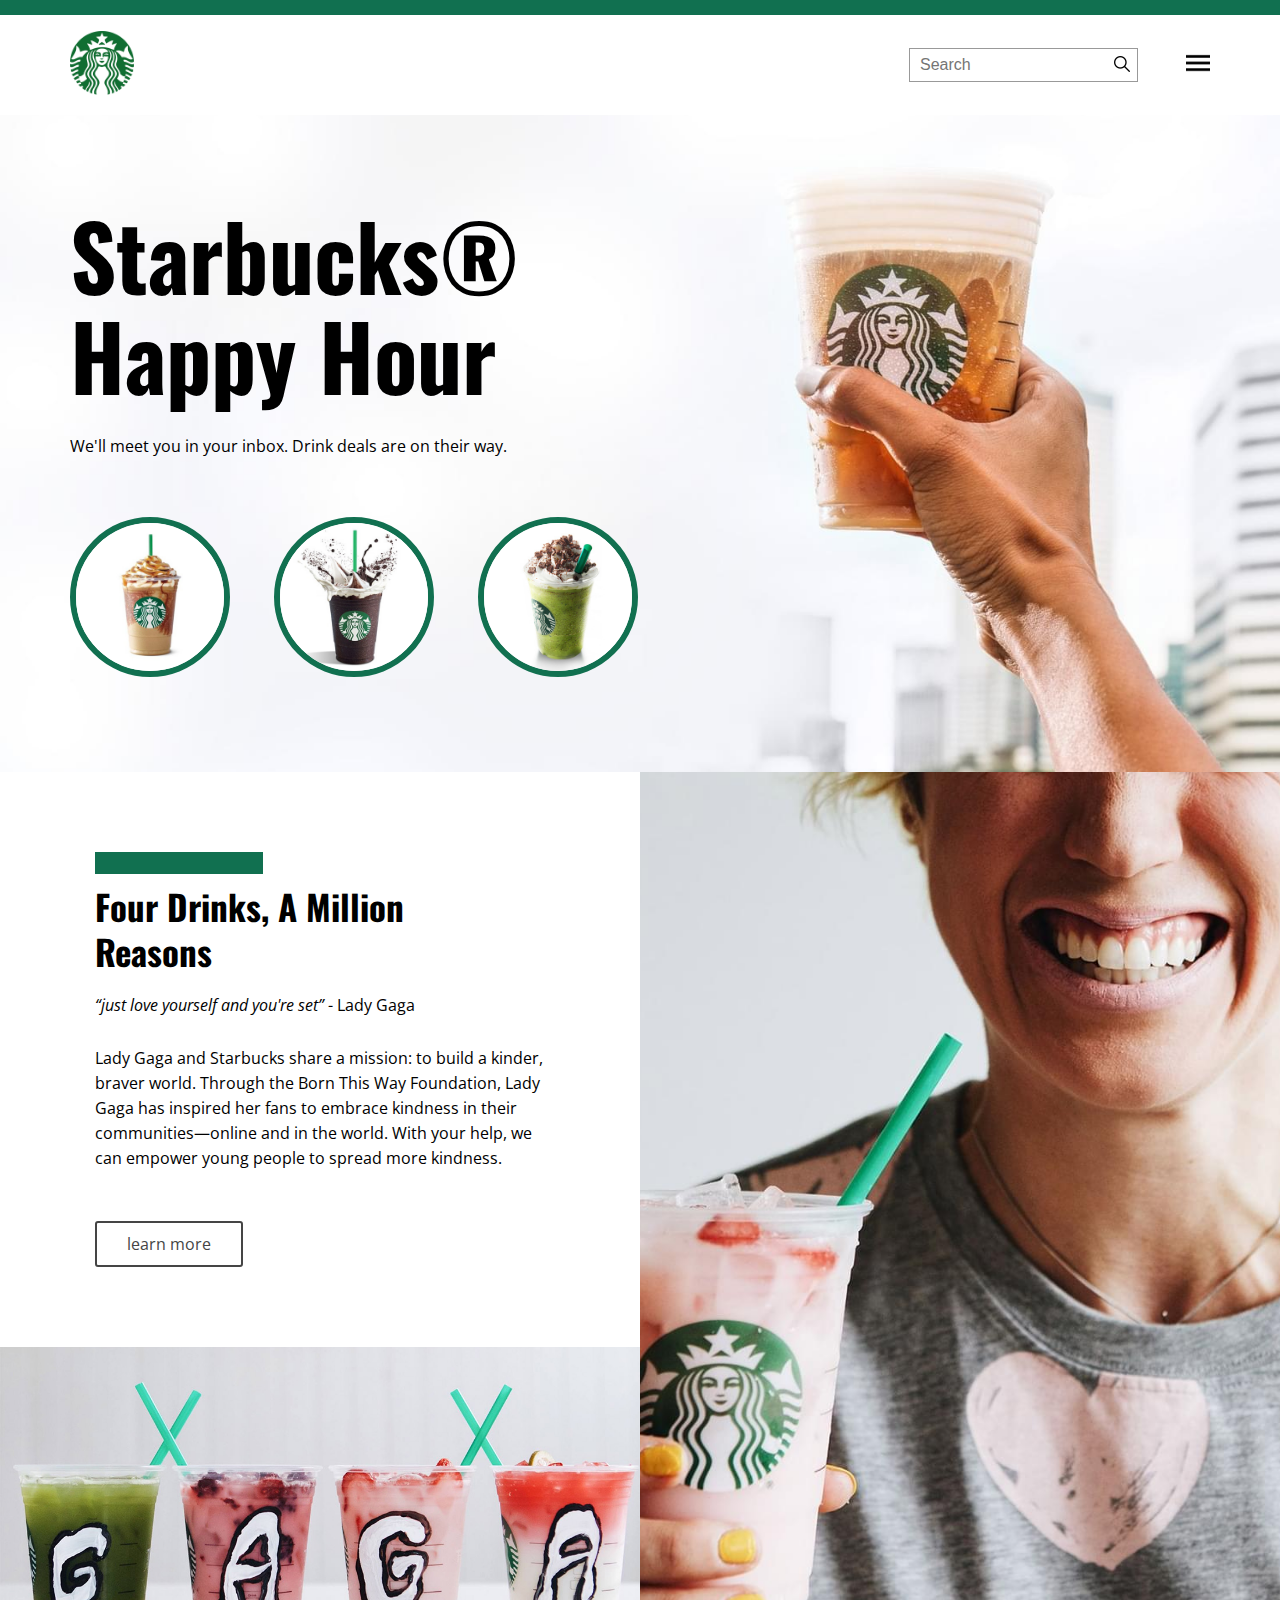
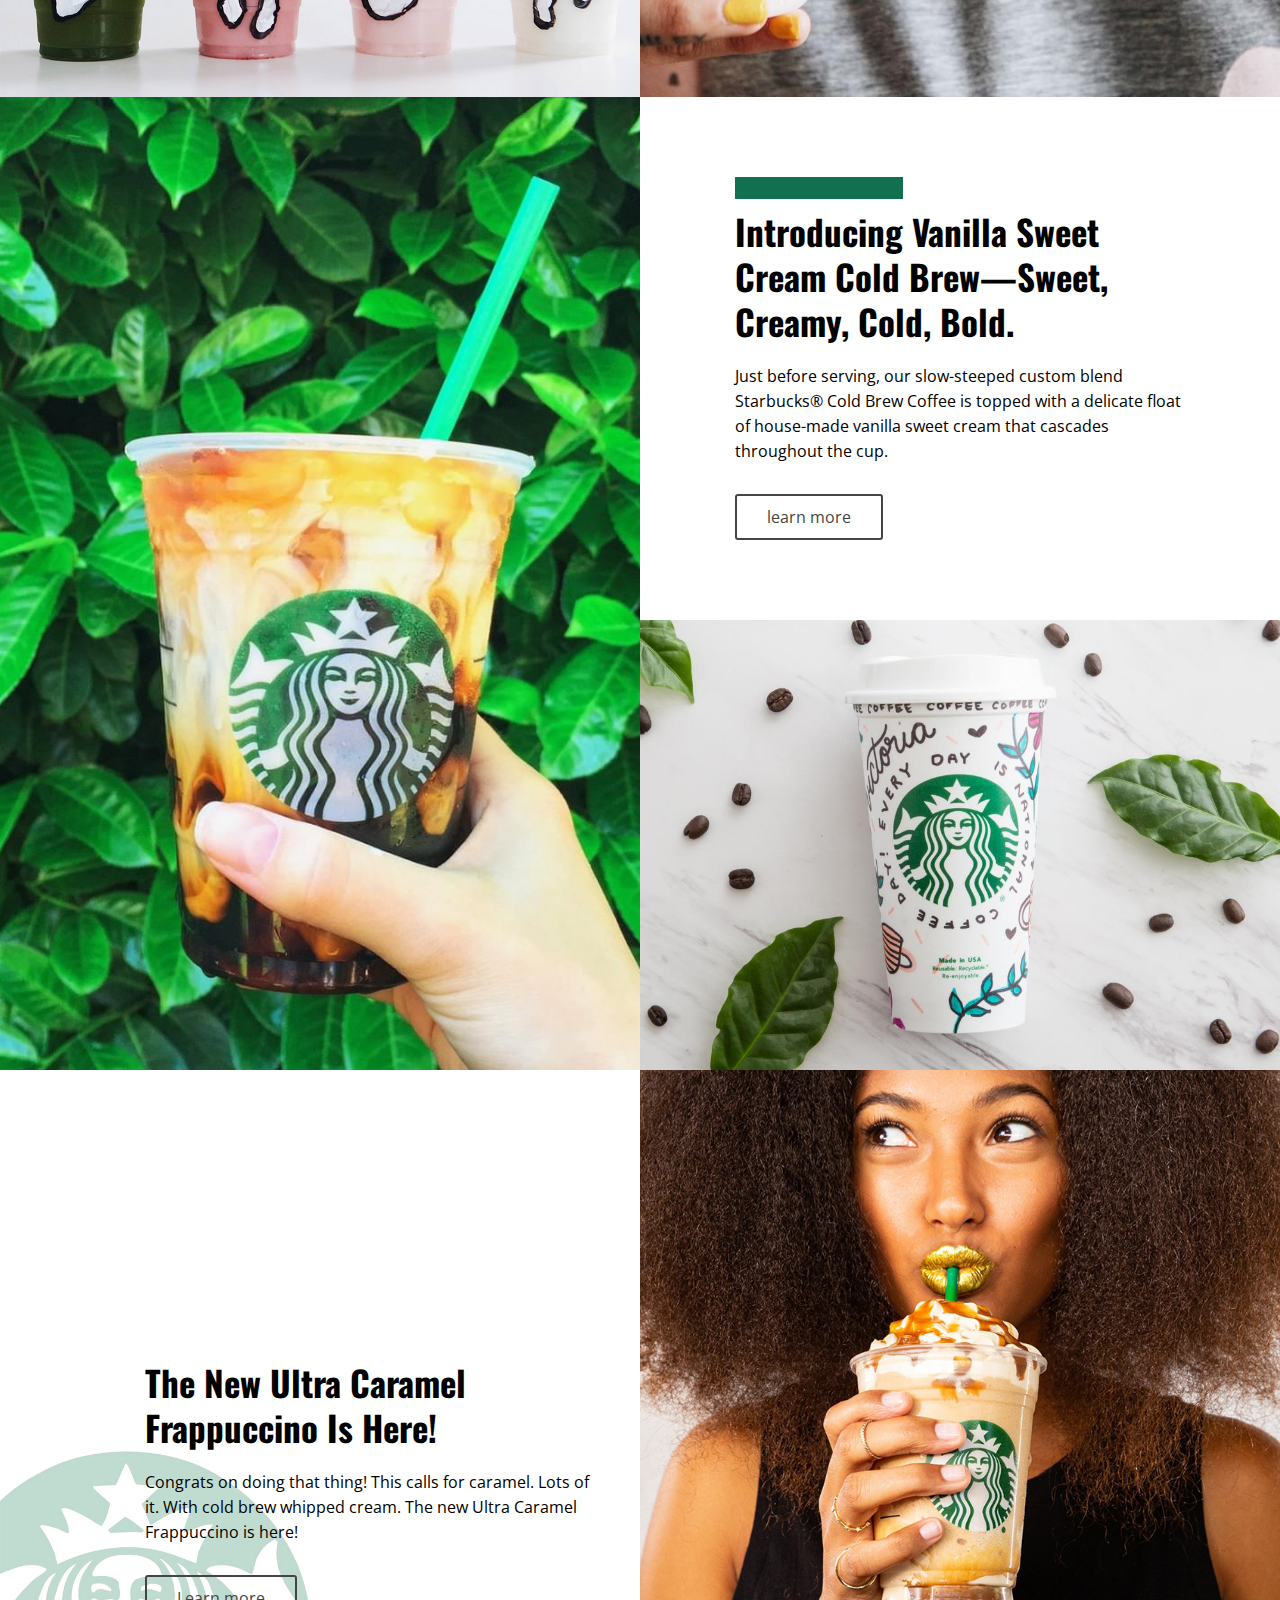
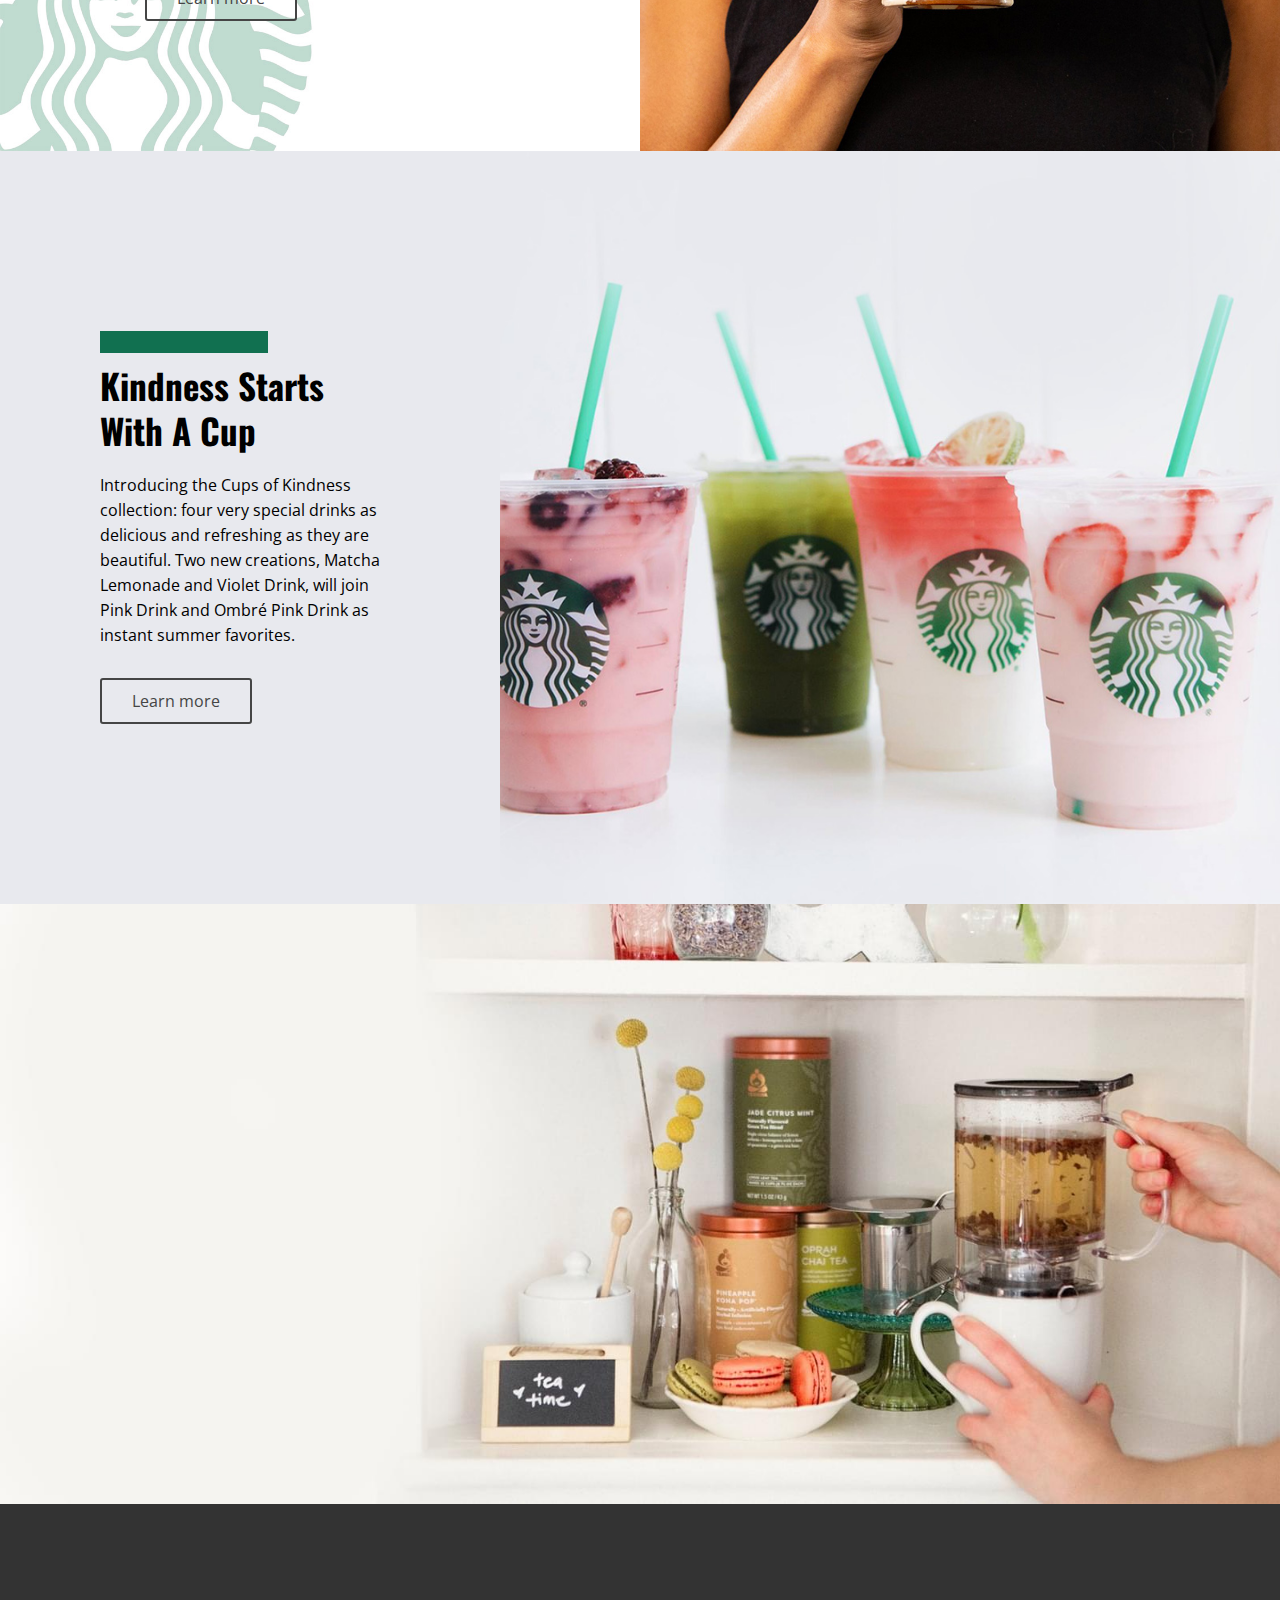
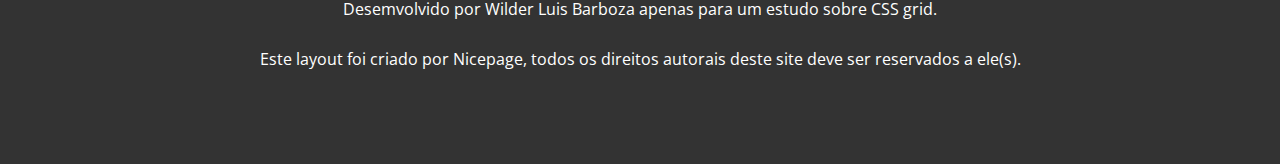
<file: css grid/index.html>
<!DOCTYPE html>
<html>
<head>
    <meta charset="UTF-8">
    <link rel="stylesheet" type="text/css" href="assets/css/style.css"/>
    <title>css grid</title>
    <meta name="viewport" content="width=device-width, initial-scale=1.0">
</head>
<body>
  <header>
      <div class="line"></div>
      <div class="container header--area">
          <div class="header--left">
            <a href="/"><img src="assets/images/logo.png"/></a>
          </div>
          <div class="header--right">
             <div class="header--search">
                 <form>
                     <input type="text" name="search" placeholder="Search">
                     <button>
                         <img src="assets/images/loupe.png">
                     </button>
                 </form>
             </div>
             <div class="header--menu">
                <img src="assets/images/menu.png">
             </div>
          </div>
      </div>
  </header>


  <section class="banner">
        <div class="container">
            <h1>Starbucks® <br/> Happy Hour</h1>
            <span>We'll meet you in your inbox. Drink deals are on their way.</span>
            <div class="banner-img">
                <img src="assets/images/c1.jpg">
                <img src="assets/images/c2.jpg">
                <img src="assets/images/c3.jpg">
            </div>
        </div>
    </section>



    <section class="area1">
        <div class="area1-content">
            <div class="aling-center">
                <div class="bar"></div>
                    <h2>Four Drinks, A Million <br/>Reasons</h2>
                    <div class="area1-quote"><em><q>just love yourself and you're set</q></em> - Lady Gaga</div>
                    <div class="area1-text">Lady Gaga and Starbucks share a mission: to build a kinder, braver world. Through the Born This Way Foundation, Lady Gaga has inspired her fans to embrace kindness in their communities—online and in the world. With your help, we can empower young people to spread more kindness.</div>
                    <a href="/" class="button">learn more</a>
                </div>
            </div>
       <div class="area1-img1"></div>
       <div class="area1-img2"></div>
    </section>




    <section class="area2">
        <div class="area2-content">
            <div class="aling-center">
                <div class="bar"></div>
                    <h2>Introducing Vanilla Sweet <br/> Cream Cold Brew—Sweet, <br/>Creamy, Cold, Bold.</h2>
                    <div class="area2-text">Just before serving, our slow-steeped custom blend Starbucks® Cold Brew Coffee is topped with a delicate float of house-made vanilla sweet cream that cascades throughout the cup.</div>
                    <a href="/" class="button">learn more</a>
                </div>
            </div>
       <div class="area2-img1"></div>
       <div class="area2-img2"></div>
    </section>
        


    <section class="area3">
        <div class="area3-content">
            <div class="aling-center">
                <h2>The New Ultra Caramel<br/> Frappuccino Is Here!</h2>
                <div class="area3-text"> Congrats on doing that thing! This calls for caramel. Lots of it. With cold brew whipped cream. The new Ultra Caramel Frappuccino is here!</div>
                <a href="/" class="button"> Learn more</a>
            </div>
        </div>
        <div class="area3-img1"></div>
    </section>


    <section class="area4">
        <div class="area4-content">
            <div class="aling-center">
                <div class="bar"></div>
                <h2>Kindness Starts<br/>
                    With A Cup</h2>
                <div class="area4-text">Introducing the Cups of Kindness collection: four very special drinks as delicious and refreshing as they are beautiful. Two new creations, Matcha Lemonade and Violet Drink, will join Pink Drink and Ombré Pink Drink as instant summer favorites.</div>
                <a href="/" class="button"> Learn more</a>
            </div>
        </div>
        <div class="area4-img"></div>
    </section>


    <section class="area5">

    </section>
        

    <footer class="footer">
        Desemvolvido por Wilder Luis Barboza apenas para um estudo sobre CSS grid.<br/>
        Este layout foi criado por Nicepage, todos os direitos autorais deste site deve ser reservados a ele(s).
    </footer>
</body>


</html>
</file>
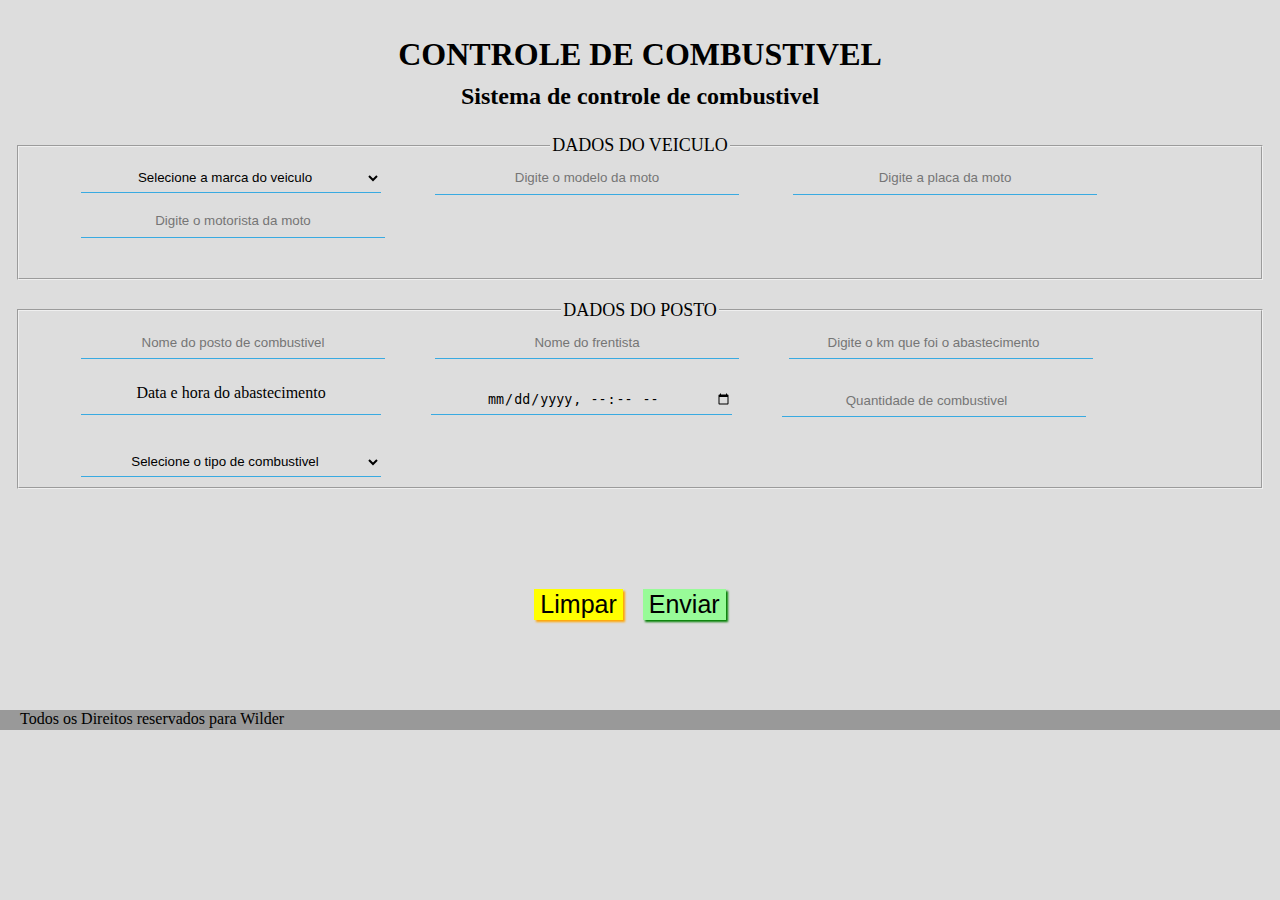
<file: Formulario/index.html>
<!DOCTYPE html>
<html lang="en">
<head>
    <meta charset="UTF-8">
    <meta http-equiv="X-UA-Compatible" content="IE=edge">
    <meta name="viewport" content="width=device-width, initial-scale=1.0 user-scalable=0">
    <link rel="stylesheet" href="assets/css/style.css"/>
    <title>Controle de Combustivel</title>
</head>
<body>
    <header>
        <div class="container">
            <div class="titulo">
                <h1>CONTROLE DE COMBUSTIVEL</h1>
                <h2>Sistema de controle de combustivel</h2>
            </div> 
        </div>
    </header>
    <section>
        <div class="container">
                <fieldset class="dados_auto">
                    <legend>Dados do Veiculo</legend>
                    <form method="get">
                        <select name="Modelo do Veiculo" id="marca" class="campo_auto" >
                            <option value="" selected>Selecione a marca do veiculo</option>
                            <option value="">Honda</option>
                            <option value="">Suzuki</option>
                            <option value="">Volksvagen</option>
                            <option value="">Fiat</option>
                            <option value="">Chevrolet</option>
                            <option value="">Ford</option>
                        </select>
                        <input type="text" placeholder="Digite o modelo da moto" class="campo_auto">
                        <input type="text" placeholder="Digite a placa da moto" maxlength="8" class="campo_auto">
                        <input type="text" placeholder="Digite o motorista da moto" class="campo_auto">
                
                      </fieldset>
                       <fieldset class="dados_posto">
                            <legend>Dados do posto</legend>
                            <input type="text" placeholder="Nome do posto de combustivel" class="campo_posto">
                            <input type="text" placeholder="Nome do frentista" class="campo_posto">
                            <input type="number" placeholder="Digite o km que foi o abastecimento" max="99999999" class="campo_posto">
                            <label for="date" class="campo_posto">Data e hora do abastecimento</label>
                            <input type="datetime-local" id="date" class="campo_posto">
                            <input type="number" placeholder="Quantidade de combustivel" max="60" class="campo_posto">
                            <select name="tipo combustivel" id="tipo" >
                                <option value="" class="campo_posto" selected>Selecione o tipo de combustivel</option>
                                <option value="">Etanol</option>
                                <option value="">Gasolina</option>
                                <option value="">Diesel</option>
                            </select>
                        </fieldset>
                             <div class="button">
                                <input type="reset" value="Limpar" id="limpa">
                                <input type="submit" value="Enviar" id="envia">
                             </div>
                     </form>    
        </div>
    </section>
    <footer>
        Todos os Direitos reservados para Wilder
    </footer>
</body>
</html>
</file>
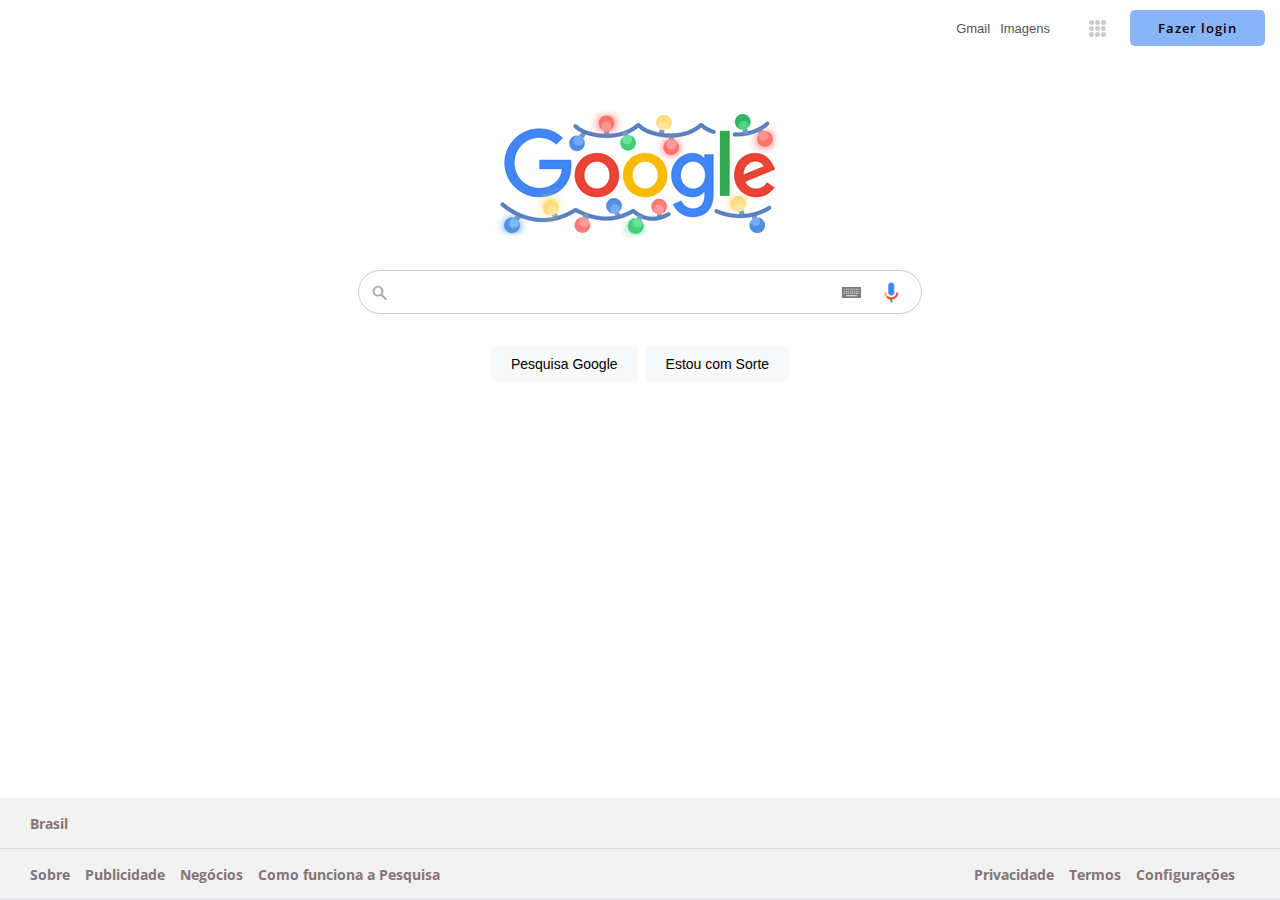
<file: Google/index.html>
<!DOCTYPE html>
<html lang="en">
<head>
    <meta charset="UTF-8">
    <meta http-equiv="X-UA-Compatible" content="IE=edge">
    <meta name="viewport" content="width=device-width, initial-scale=1.0 user-scalable=no">
    <link rel="stylesheet" href="assets/css/style.css">
    <link rel="preconnect" href="https://fonts.googleapis.com">
<link rel="preconnect" href="https://fonts.gstatic.com" crossorigin>
<link href="https://fonts.googleapis.com/css2?family=Open+Sans:wght@300&display=swap" rel="stylesheet">
    <title>Google</title>
</head>
<body>
    <div class="container">
            <a href="">Gmail</a>
            <a href="">Imagens</a>
            <div class="menu">
                <div class="center">
                <div class="inmenu"></div>
                <div class="inmenu"></div>
                <div class="inmenu"></div>
                <div class="inmenu"></div>
                <div class="inmenu"></div>
                <div class="inmenu"></div>
                <div class="inmenu"></div>
                <div class="inmenu"></div>
                <div class="inmenu"></div>
            </div>
            </div>
            <div class="login">Fazer login</div>
    </div>
    <div class="geral">
        <div class="logo">
            <a href="index.html"><img src="assets/images/logo.gif" alt=" Feliz Natal"></a>
        </div>
        <div class="pesquisa">
                <img src="assets/images/lupa.jpg" alt="pesquisa" class="lup">
            <input type="text" class="">
            <div class="mic">
                <img src="assets/images/tec-mic.png" alt="teclado" class="mic">
            </div>
        </div>
        <div class="butons">
            <input type="button" value="Pesquisa Google">
            <input type="button" value="Estou com Sorte">
        </div>
    </div>
    <footer>
        <div class="local">
            <div>Brasil</div>
        </div>
        <div class="fmenu">
            <div class="start">
            <div class="inicio">Sobre</div>
            <div class="inicio">Publicidade</div>
            <div class="inicio">Negócios</div>
            <div class="inicio">Como funciona a Pesquisa</div>
        </div>
        <div class="end">
            <div class="fim">Privacidade</div>
            <div class="fim">Termos</div>
            <div class="fim">Configurações</div>
        </div>




        </div>
    </footer>
    
</body>
</html>
</file>
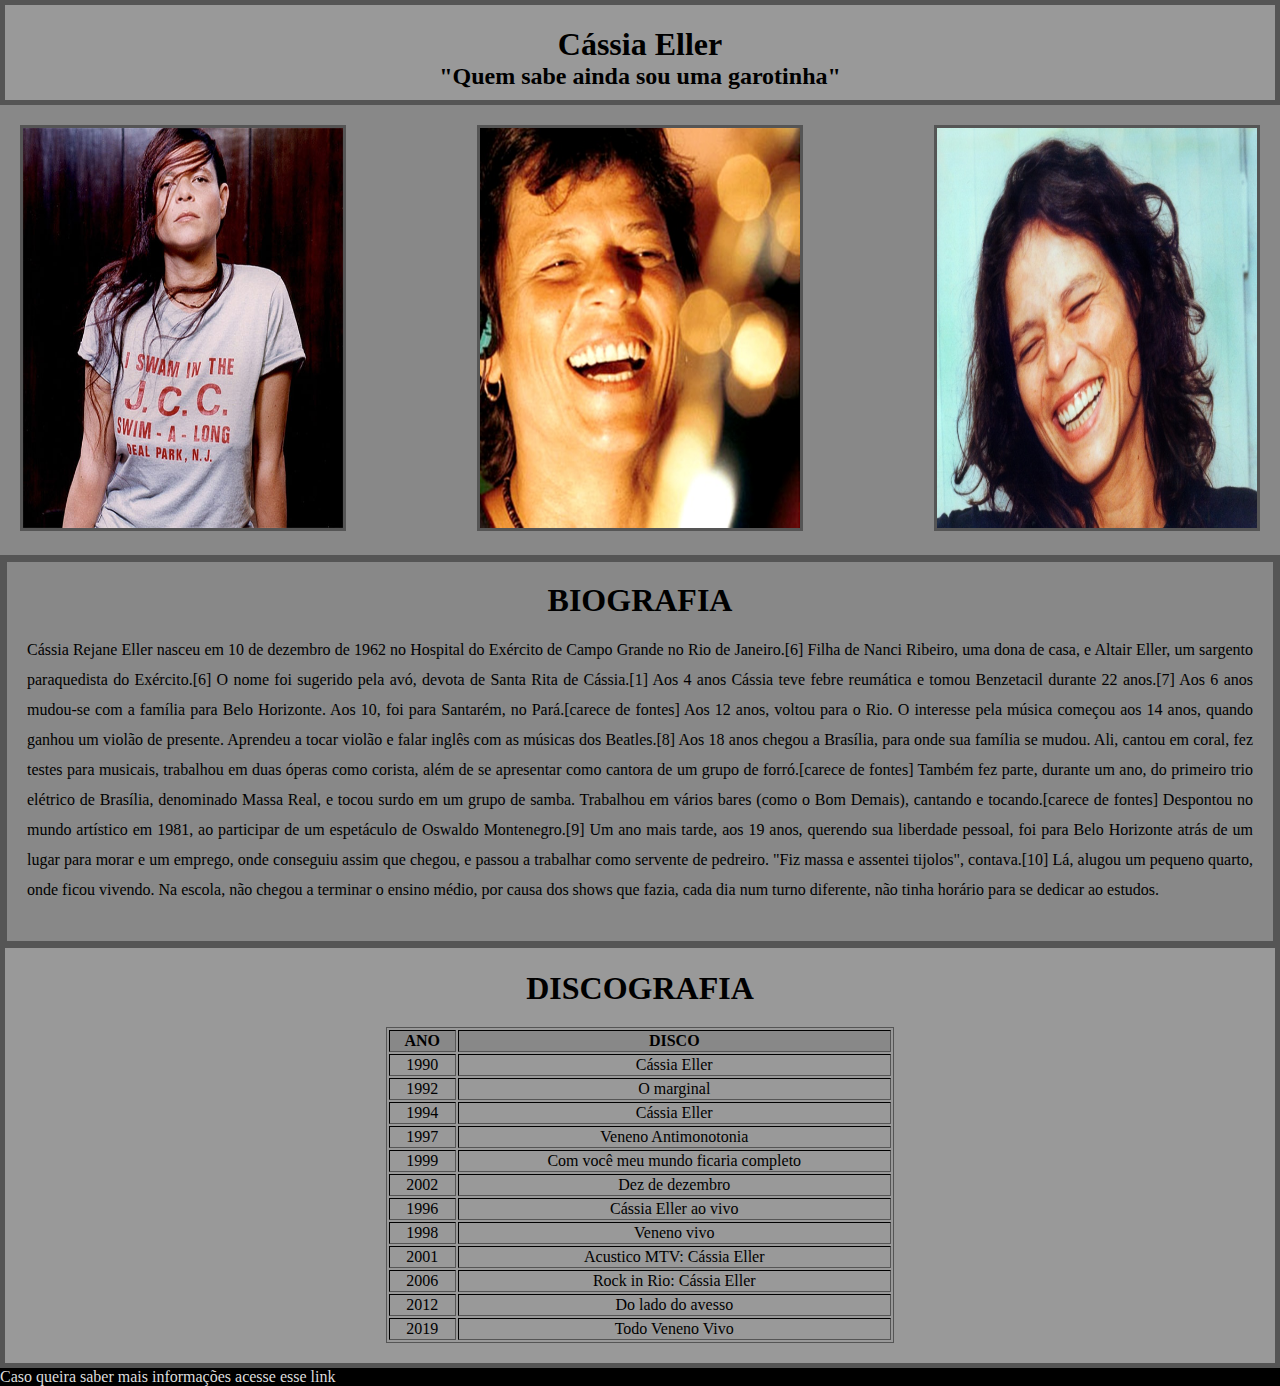
<file: inMemorian/index.html>
<!DOCTYPE html>
<html lang="en">
<head>
    <meta charset="UTF-8">
    <meta http-equiv="X-UA-Compatible" content="IE=edge">
    <meta name="viewport" content="width=device-width, initial-scale=1.0, user-scalable=0">
    <link rel="stylesheet" href="assets/css/style.css">
    <title>Tribute Cassia Eller</title>
</head>
<body>
    <header>
        <div class="container">
            <div class="Nome">
                <h1>Cássia Eller</h1>
                <h2>"Quem sabe ainda sou uma garotinha"</h2>
            </div>   
        </div>
    </header>
    <section>
    <div class="image">
        <div class="img1">
        <img src="assets/img/cassia13.jpg" alt="Cassia Eller">
        </div>
        <div class="img1">
        <img src="assets/img/Cassia_Eller.jpg" alt="Cassia Eller">
        </div>
        <div class="img1">
        <img src="assets/img/cassia.jpg" alt="Cassia Eller">
        </div>
    </div>
    </section>
    <section>
    <div class="container">
        <div class="bio">
            <H1>Biografia</H1>
            <p>Cássia Rejane Eller nasceu em 10 de dezembro de 1962 no Hospital do Exército de Campo Grande no Rio de Janeiro.[6] Filha de Nanci Ribeiro, uma dona de casa, e Altair Eller, um sargento paraquedista do Exército.[6] O nome foi sugerido pela avó, devota de Santa Rita de Cássia.[1]

                Aos 4 anos Cássia teve febre reumática e tomou Benzetacil durante 22 anos.[7]
                
                Aos 6 anos mudou-se com a família para Belo Horizonte. Aos 10, foi para Santarém, no Pará.[carece de fontes] Aos 12 anos, voltou para o Rio. O interesse pela música começou aos 14 anos, quando ganhou um violão de presente. Aprendeu a tocar violão e falar inglês com as músicas dos Beatles.[8] Aos 18 anos chegou a Brasília, para onde sua família se mudou. Ali, cantou em coral, fez testes para musicais, trabalhou em duas óperas como corista, além de se apresentar como cantora de um grupo de forró.[carece de fontes] Também fez parte, durante um ano, do primeiro trio elétrico de Brasília, denominado Massa Real, e tocou surdo em um grupo de samba. Trabalhou em vários bares (como o Bom Demais), cantando e tocando.[carece de fontes] Despontou no mundo artístico em 1981, ao participar de um espetáculo de Oswaldo Montenegro.[9]
                
                Um ano mais tarde, aos 19 anos, querendo sua liberdade pessoal, foi para Belo Horizonte atrás de um lugar para morar e um emprego, onde conseguiu assim que chegou, e passou a trabalhar como servente de pedreiro. "Fiz massa e assentei tijolos", contava.[10] Lá, alugou um pequeno quarto, onde ficou vivendo. Na escola, não chegou a terminar o ensino médio, por causa dos shows que fazia, cada dia num turno diferente, não tinha horário para se dedicar ao estudos.</p>
        </div>
        <div class="discografia">
            <h1>discografia</h1>
            <div class="tabela">
                <table border="1">
                    <thead>
                <tr>
                    <th>ANO</th>
                    <th>DISCO</th>
                </tr>
                </thead>
                <tbody>
                <tr>
                    <td>1990</td>
                    <td>Cássia Eller</td>
                </tr>
                <tr>
                    <td>1992</td>
                    <td>O marginal</td>
                </tr>  <tr>
                    <td>1994</td>
                    <td>Cássia Eller</td>
                </tr>  <tr>
                    <td>1997</td>
                    <td>Veneno Antimonotonia</td>
                </tr>  <tr>
                    <td>1999</td>
                    <td>Com você meu mundo ficaria completo</td>
                </tr>  <tr>
                    <td>2002</td>
                    <td>Dez de dezembro</td>
                </tr>  <tr>
                    <td>1996</td>
                    <td>Cássia Eller ao vivo</td>
                </tr>  <tr>
                    <td>1998</td>
                    <td>Veneno vivo</td>
                </tr>  <tr>
                    <td>2001</td>
                    <td>Acustico MTV: Cássia Eller</td>
                </tr>  <tr>
                    <td>2006</td>
                    <td>Rock in Rio: Cássia Eller</td>
                </tr>  <tr>
                    <td>2012</td>
                    <td>Do lado do avesso</td>
                </tr>  <tr>
                    <td>2019</td>
                    <td>Todo Veneno Vivo</td>
                </tr>
                </tbody>
                </table>
            </div>
        </div>
    </div>
</Section>
<footer>
    <div class="saiba_mais">
        <p>Caso queira saber mais informações <a href="https://pt.wikipedia.org/wiki/C%C3%A1ssia_Eller">acesse esse link</a></p>
    </div>
</footer>
</body>
</html>
</file>
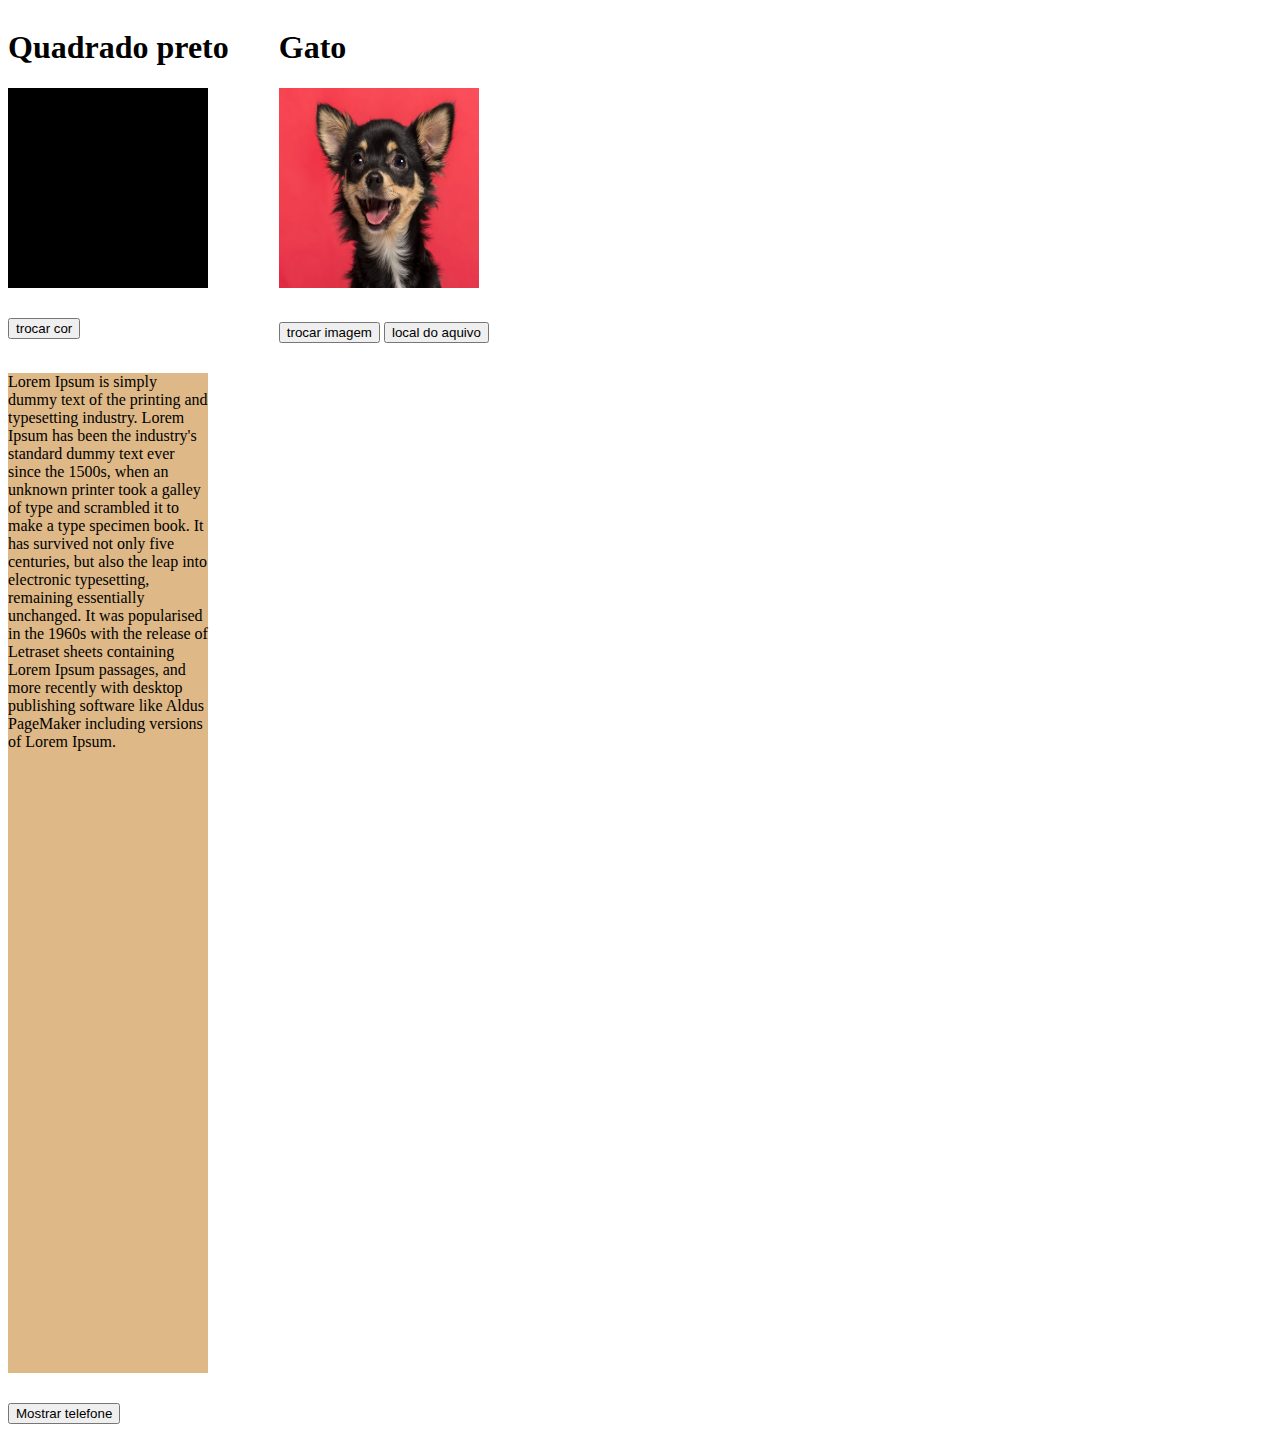
<file: javascript/index.html>
<!DOCTYPE html>
<!DOCTYPE html>
<html lang="en">
<head>
    <meta charset="UTF-8">
    <link rel="stylesheet"  type="text/css" href="style.css"/>
    <meta name="viewport" content="width=device-width, initial-scale=1.0">
    <title>TEste java script</title>
</head>
<body>
    <section class="geral">
    <div class="primeiro">
            <H1 id="titulo">Quadrado preto</H1>
            <div id="quadrado" class="preto"></div>
            <button onclick="trocar()">trocar cor</button>
            <script type="text/javascript" src="script.js"></script>
    </div>
    <div class="segundo">
        <h1 id="animal">Gato</h1>
        <div>
            <img  class="image" src="images/cachorro.jpg">
        </div>
        <button onclick="imagem()">trocar imagem</button>
        <button onclick="nomeArquivo()">local do aquivo</button>

        <script type="text/javascript" src="script.js"></script>
   </div>
   </section>

   <section class="teste-scroll">
       <div class="texto">
        Lorem Ipsum is simply dummy text of the printing and typesetting industry. Lorem Ipsum has been the industry's standard dummy text ever since the 1500s, when an unknown printer took a galley of type and scrambled it to make a type specimen book. It has survived not only five centuries, but also the leap into electronic typesetting, remaining essentially unchanged. It was popularised in the 1960s with the release of Letraset sheets containing Lorem Ipsum passages, and more recently with desktop publishing software like Aldus PageMaker including versions of Lorem Ipsum.
       </div>
       <div id="telefone"> (34) 98884-6410
       </div>
       <button id="btntel" onclick="telefone()">Mostrar telefone</button>
   </section>
   <div onclick="topo()" class="scroll-top">^</div>
   <script type="text/javascript" src="script.js"></script>

</body>

<!--comentários em html -->
</html>
</file>
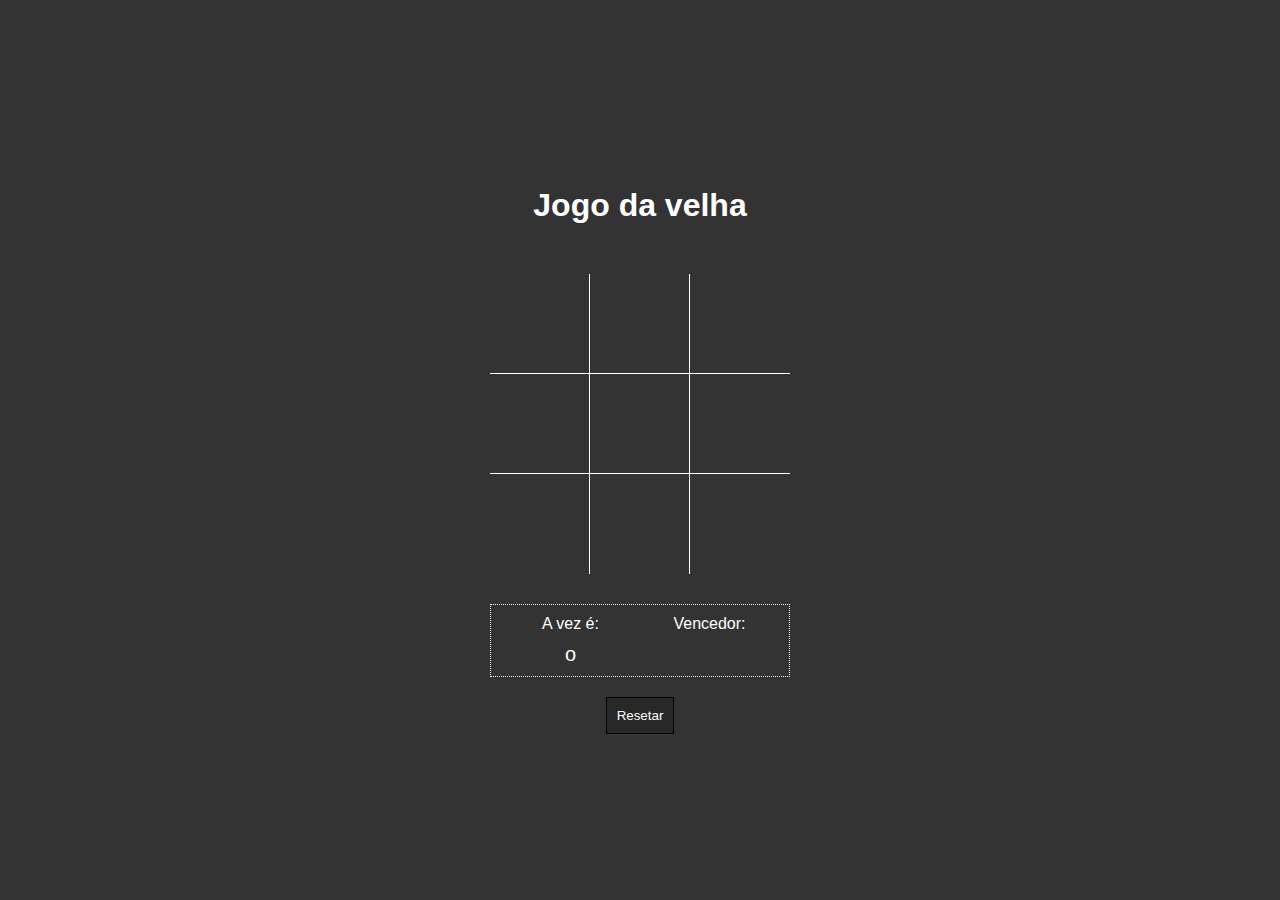
<file: jogodavelha/index.html>
<!DOCTYPE html>
<html lang="pt">
<head>
    <meta charset="UTF-8">
    <meta http-equiv="X-UA-Compatible" content="IE=edge">
    <meta name="viewport" content="width=device-width, initial-scale=1.0">
    <title>Jogo da velha</title>
    <link rel="stylesheet" href="style.css" />
</head>
<body>
    <h1>Jogo da velha</h1>

    <div class="area">
        <div data-item="a1" class="item b r"></div>
        <div data-item="a2" class="item b r"></div>
        <div data-item="a3" class="item b"></div>

        <div data-item="b1" class="item b r"></div>
        <div data-item="b2" class="item b r"></div>
        <div data-item="b3" class="item b"></div>

        <div data-item="c1" class="item r"></div>
        <div data-item="c2" class="item r"></div>
        <div data-item="c3" class="item"></div>
    </div>

    <div class="info">
        <div class="infoitem">
            <div class="infotitulo">A vez é:</div>
            <div class="infocorpo vez">--</div>
        </div>
        <div class="infoitem">
            <div class="infotitulo">Vencedor:</div>
            <div class="infocorpo resultado">--</div>
        </div>
    </div>

    <button class="reset">Resetar</button>

    <script src="script.js"></script>
</body>
</html>
</file>
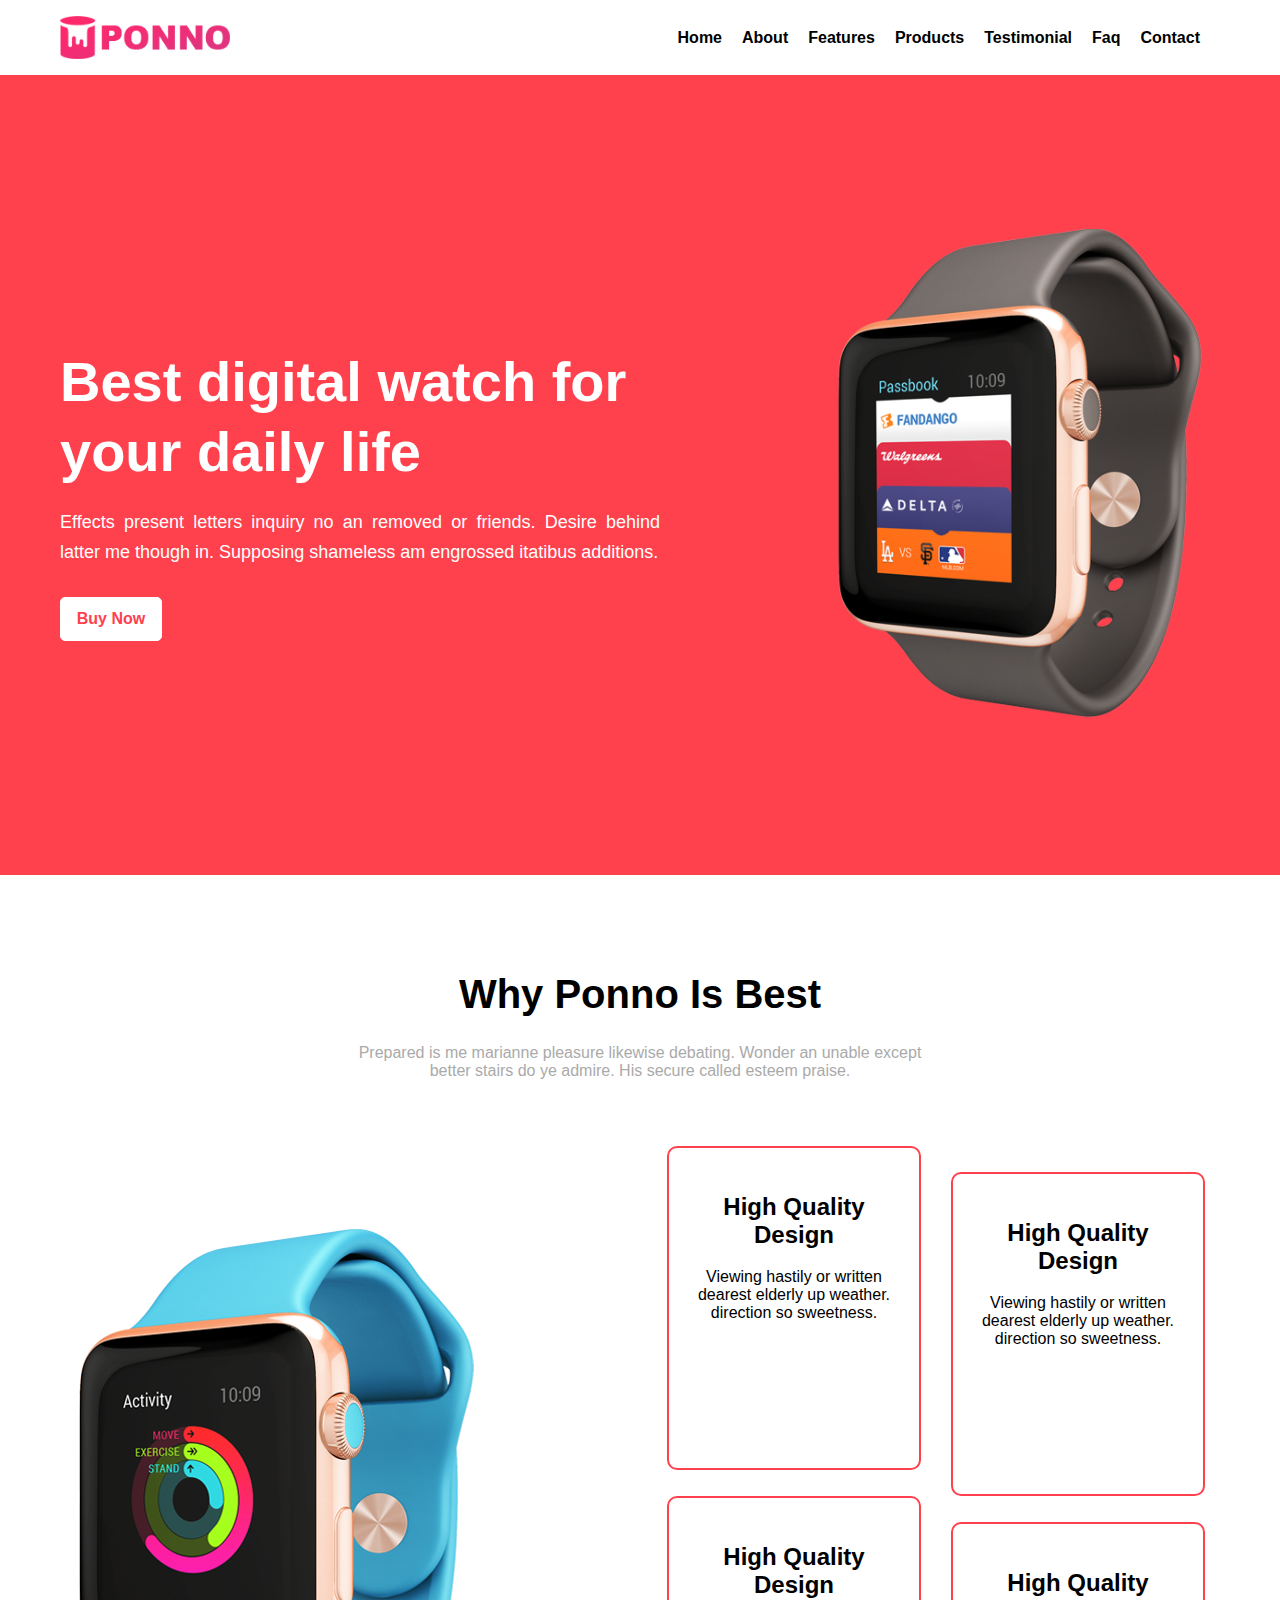
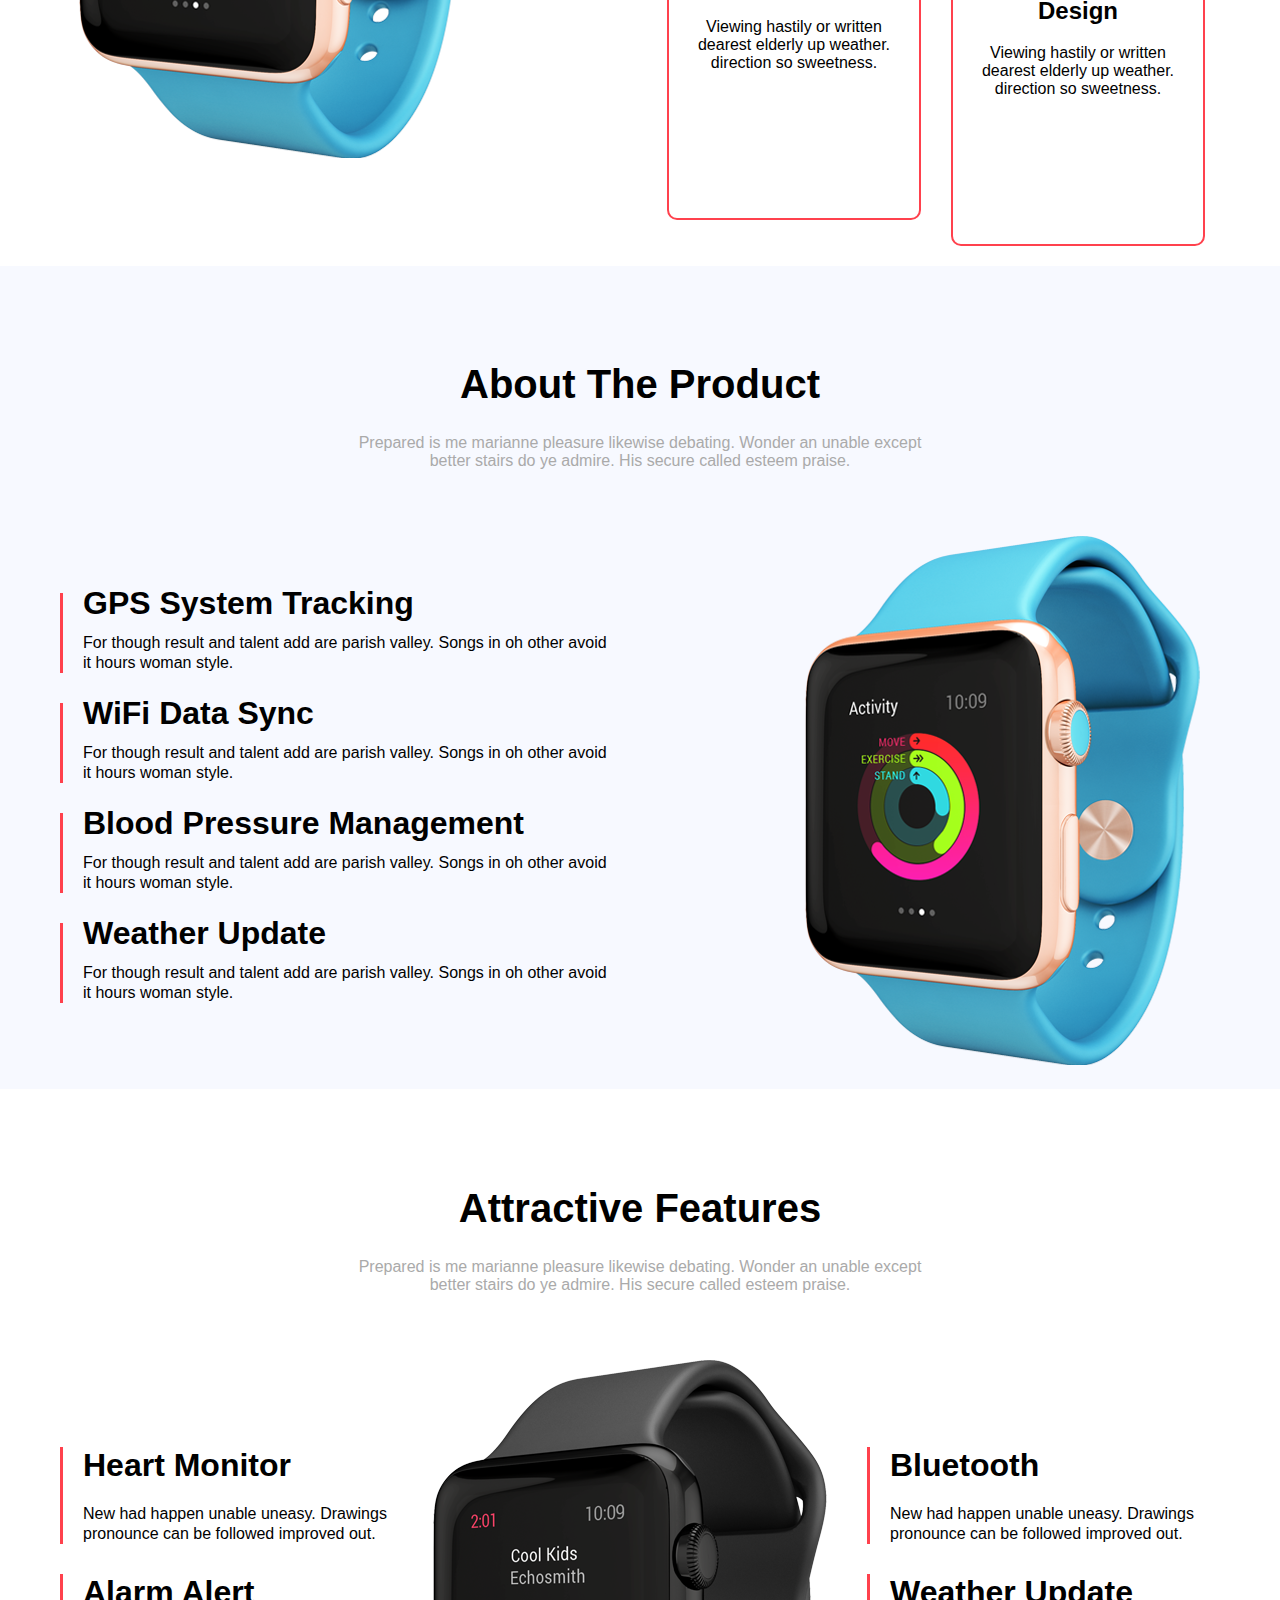
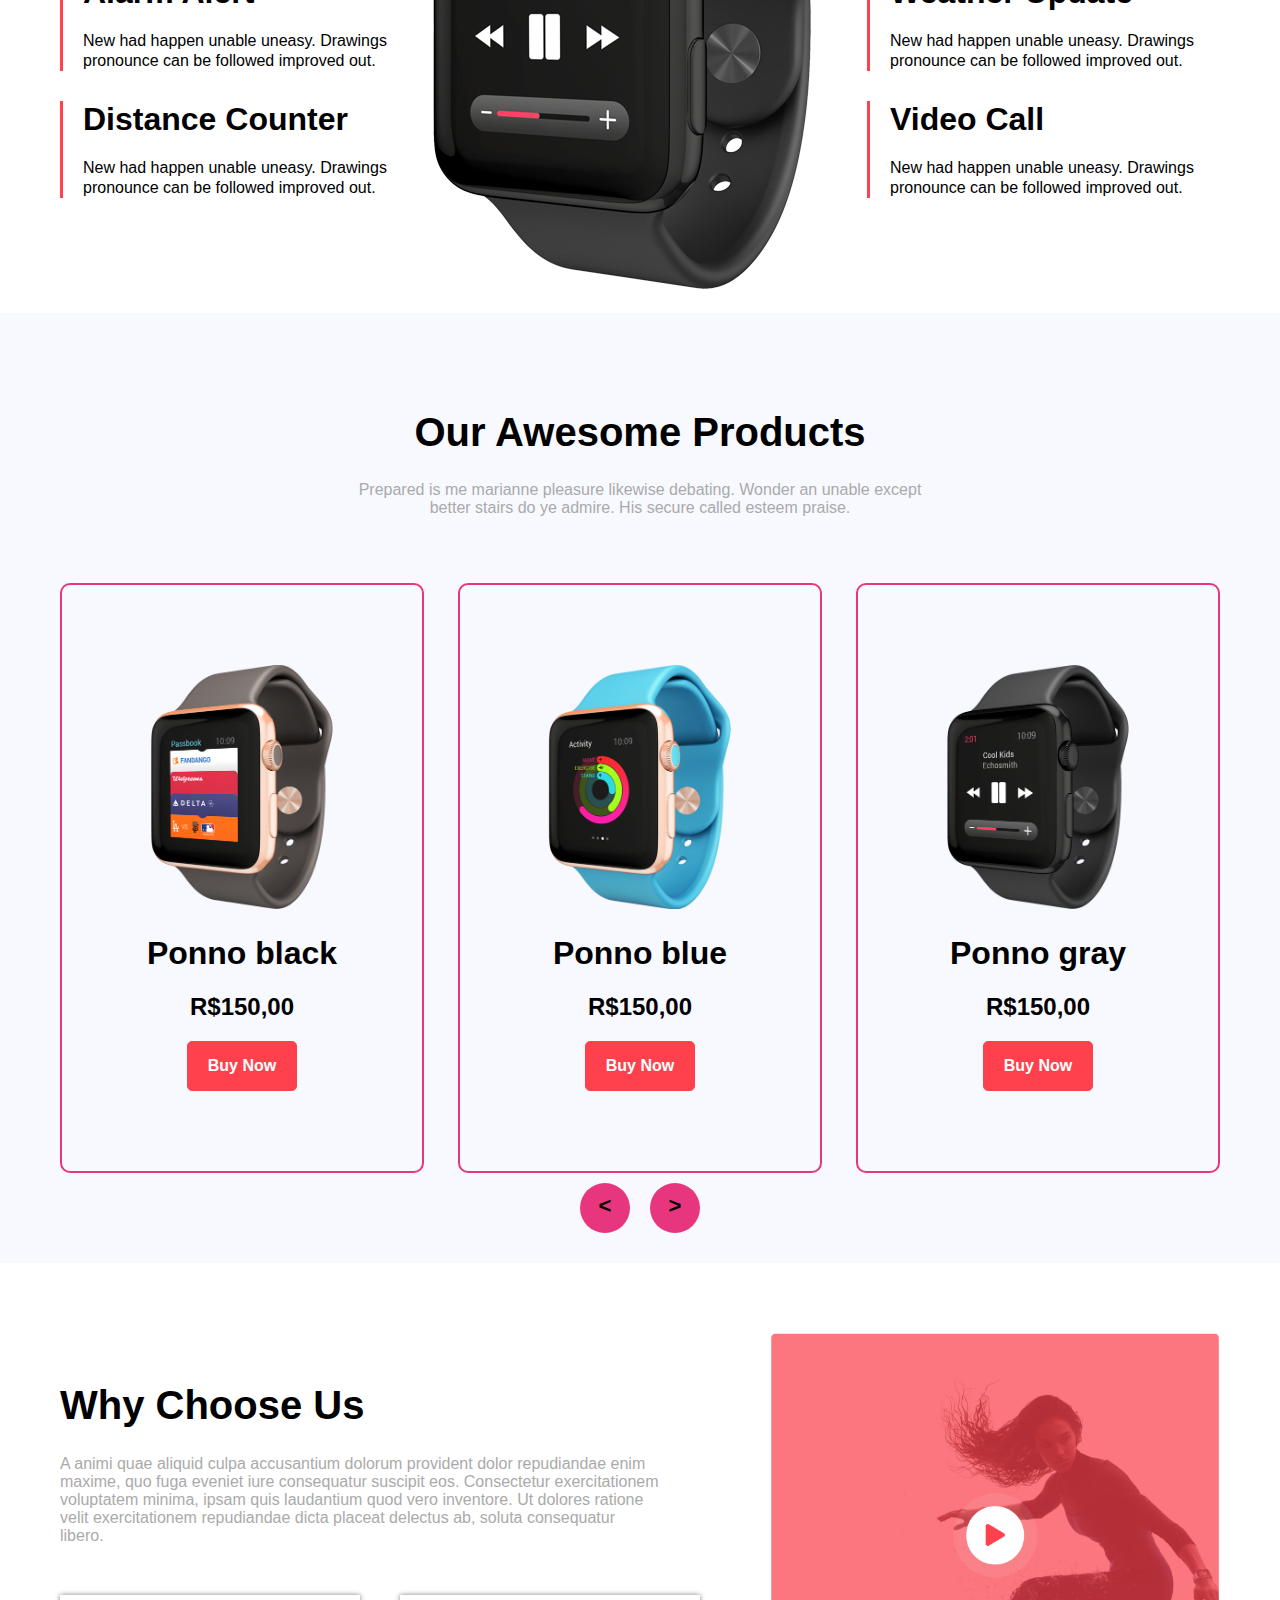
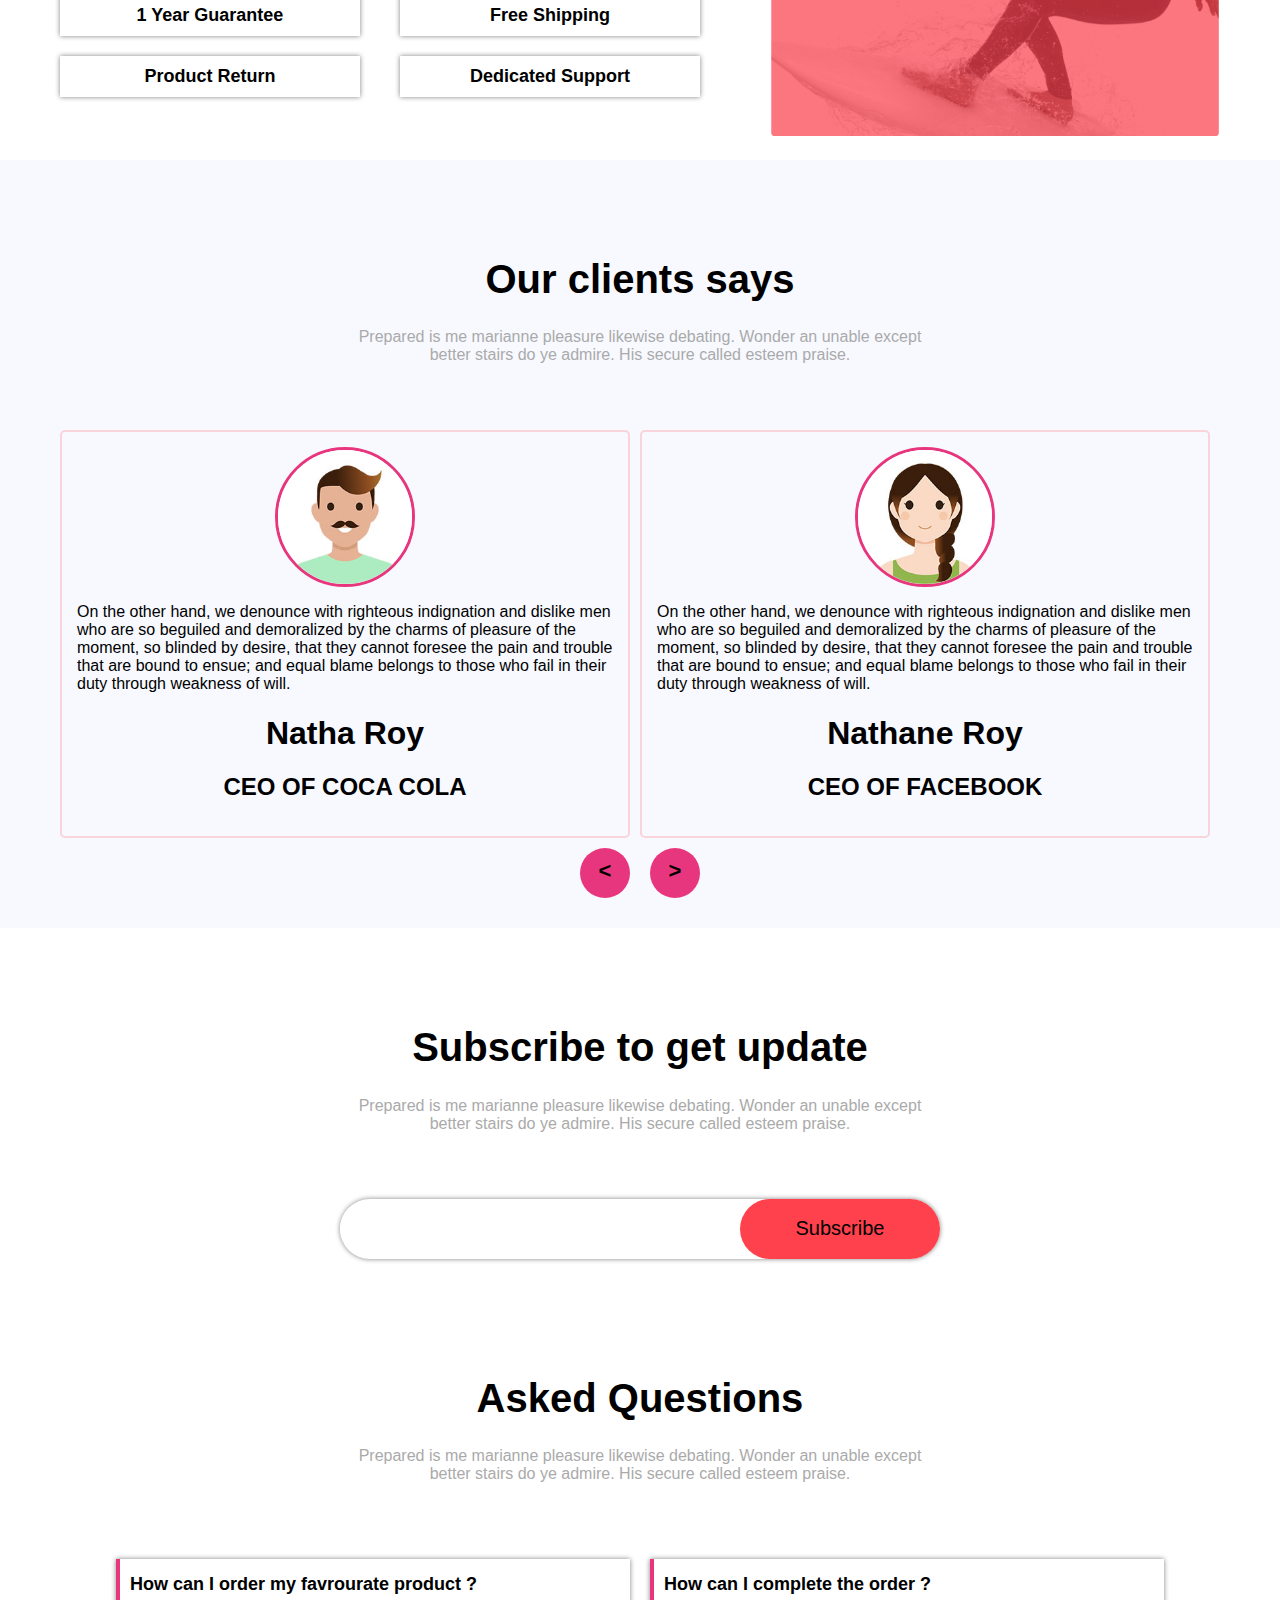
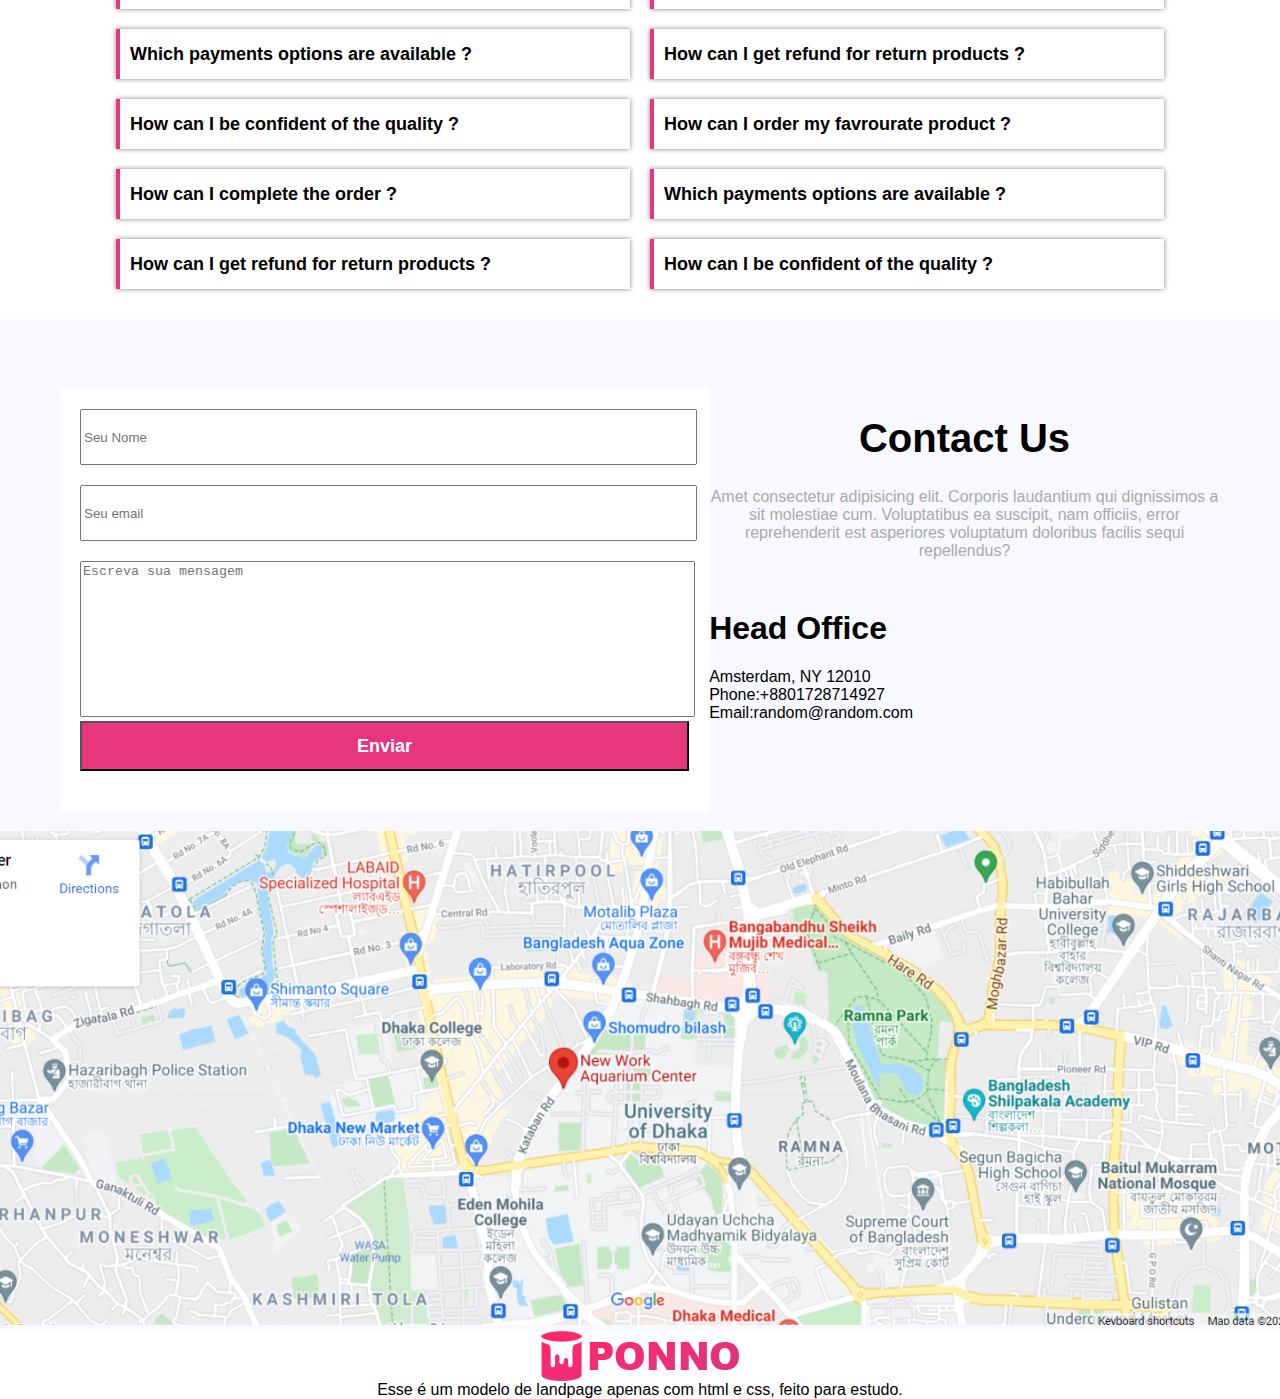
<file: landpage/index.html>
<!DOCTYPE html>
<html lang="en">
<head>
    <meta charset="UTF-8">
    <meta http-equiv="X-UA-Compatible" content="IE=edge">
    <meta name="viewport" content="width=device-width, initial-scale=1.0 user-scalable=0">
    <link rel="stylesheet" href="assets/css/style.css">
    <script type="text/javascript">
        window.onload = function(){
            document.querySelector(".menuMobile").addEventListener("click", function(){
                if(document.querySelector(".menu nav ul").style.display == 'flex'){
                    document.querySelector(".menu nav ul").style.display = 'none';
                }else{
                    document.querySelector(".menu nav ul").style.display = 'flex';
                }
            });
        };
    </script>
    <title>Ponno - product Landpage</title>
</head>
<body>
    <header>
        <div class="container">
            <div class="logo">
                <img src="assets/img/logo.png" alt="logo Ponno">
            </div>
            <div class="menu">
                <nav>
                    <div class="menuMobile">
                        <div class="mm_line"></div>
                        <div class="mm_line"></div>
                        <div class="mm_line"></div>
                    </div>
                    <ul>
                    <li><a href="">Home</a></li>
                    <li><a href="">About</a></li>
                    <li><a href="">Features</a></li>
                    <li><a href="">Products</a></li>
                    <li><a href="">Testimonial</a></li>
                    <li><a href="">Faq</a></li>
                    <li><a href="">Contact</a></li>
                </ul>
                </nav>
            </div>
        </div>
    </header>
            <section class="banner">
                <div class="container row">
                    <div class="desc1">
                        <h1>Best digital watch for your daily life</h1>
                        <h2>Effects present letters inquiry no an removed or friends.
                            Desire behind latter me though in. Supposing shameless
                            am engrossed itatibus additions.</h2>
                        <div class="boton">Buy Now</div>
                    </div>
                    <div class="img_banner">
                        <img src="assets/img/relogio1.png" alt="watch banner">
                    </div>
               </div>
            </section>
            <section class="part2">
            <div class="container">
                <div class="ti2">
                        <h1>Why Ponno Is Best</h1>
                        <p>Prepared is me marianne pleasure likewise debating. 
                            Wonder an unable except better stairs do ye admire. 
                            His secure called esteem praise.<p>
                </div>
                  <div class="desc2 row">
                     <div class="imagerel1">
                         <img src="assets/img/relogio2.png" alt="relogio 2">
                     </div>
                     <div class="escolha row">
                         <div class="setor">
                             <h2>High Quality Design</h2>
                             <p>Viewing hastily or written dearest elderly up weather. direction so sweetness.</p>

                         </div>
                         <div class="setor col2">
                            <h2>High Quality Design</h2>
                            <p>Viewing hastily or written dearest elderly up weather. direction so sweetness.</p>
                        </div>
                        <div class="setor">
                            <h2>High Quality Design</h2>
                            <p>Viewing hastily or written dearest elderly up weather. direction so sweetness.</p>
                        </div>
                        <div class="setor col2">
                            <h2>High Quality Design</h2>
                            <p>Viewing hastily or written dearest elderly up weather. direction so sweetness.</p>
                        </div>
                     </div>
                 </div>
            </div>
            </section>
            <section class="part3">
                <div class="container">
                    <div class="ti2">
                        <h1>About The Product</h1>
                        <p>Prepared is me marianne pleasure likewise debating. 
                            Wonder an unable except better stairs do ye admire. 
                            His secure called esteem praise.</p>
                    </div>
                    <div class="desc3">
                        <div class="desc_ret">
                            <div class="info">
                                <h1>GPS System Tracking</h1>
                                <p>For though result and talent add are parish valley. Songs in oh other avoid it hours woman style.</p>
                            </div>
                            <div class="info">
                                <h1>WiFi Data Sync</h1>
                                <p>For though result and talent add are parish valley. Songs in oh other avoid it hours woman style.</p>
                            </div>
                            <div class="info">
                                <h1>Blood Pressure Management</h1>
                                <p>For though result and talent add are parish valley. Songs in oh other avoid it hours woman style.</p>
                            </div>
                            <div class="info">
                                <h1>Weather Update</h1>
                                <p>For though result and talent add are parish valley. Songs in oh other avoid it hours woman style.</p>
                            </div>
                        </div>
                        <div class="imgdes3">
                            <img src="assets/img/relogio2.png" alt="relogio 2">
                        </div>
                    </div>
                </div>
            </section>
            <section class="part4">
            <div class="container">
                <div class="ti2">
                    <h1>Attractive Features</h1>
                    <p>Prepared is me marianne pleasure likewise
                         debating. Wonder an unable except better stairs
                        do ye admire. His secure called esteem praise.</p>
                </div>
                <div class="desc4">
                    <div class="info4">
                        <div class="info">
                            <h1>Heart Monitor</h1>
                            <p>New had happen unable uneasy. Drawings pronounce can be followed improved out.</p>
                        </div>
                        <div class="info">
                            <h1>Alarm Alert</h1>
                            <p>New had happen unable uneasy. Drawings pronounce can be followed improved out.</p>
                        </div>
                        <div class="info">
                            <h1>Distance Counter</h1>
                            <p>New had happen unable uneasy. Drawings pronounce can be followed improved out.</p>
                        </div>
                    </div>
                    <div class="img4">
                        <img src="assets/img/relogio3.png" alt="relogio 3">
                    </div>
                    <div class="info4">
                        <div class="info">
                            <h1>Bluetooth</h1>
                            <p>New had happen unable uneasy. Drawings pronounce can be followed improved out.</p>
                        </div>
                        <div class="info">
                            <h1>Weather Update</h1>
                            <p>New had happen unable uneasy. Drawings pronounce can be followed improved out.</p>
                        </div>
                        <div class="info">
                            <h1>Video Call</h1>
                            <p>New had happen unable uneasy. Drawings pronounce can be followed improved out.</p>
                        </div>
                    </div>
                </div>
            </div>
            </section>
            <section class="part5">
                <div class="container">
                    <div class="ti2">
                        <h1>Our Awesome Products</h1>
                        <p>Prepared is me marianne pleasure likewise
                            debating. Wonder an unable except better stairs
                            do ye admire. His secure called esteem praise.</p>
                    </div>
                    <div class="desc5">
                        <div class="desc_p">
                            <div class="product display">
                                <div class="img_p">
                                    <img src="assets/img/relogio1.png" alt="relogio1" srcset="">
                                </div>
                                <div class="name_p">
                                    <h1>Ponno black</h1>
                                    <h2>R$150,00</h2>
                                </div>
                                <div class="buy"> Buy Now</div>
                            </div>
                            <div class="product">
                                <div class="img_p">
                                    <img src="assets/img/relogio2.png" alt="relogio2" srcset="">
                                </div>
                                <div class="name_p">
                                    <h1>Ponno blue</h1>
                                    <h2>R$150,00</h2>
                                </div>
                                <div class="buy"> Buy Now</div>
                            </div>
                            <div class="product display">
                                <div class="img_p">
                                    <img src="assets/img/relogio3.png" alt="relogio3" srcset="">
                                </div>
                                <div class="name_p">
                                    <h1>Ponno gray</h1>
                                    <h2>R$150,00</h2>
                                </div>
                                <div class="buy"> Buy Now</div>
                            </div>
                        </div>
                        <div class="btn">
                            <div class="btn1"><</div>
                            <div class="btn2">></div>
                        </div>
                    </div>
                </div>
            </section>
            <section class="part6">
                <div class="container row">
                    <div class="desc6">
                        <div class="ti2">
                            <h1>Why Choose Us</h1>
                            <p>A animi quae aliquid culpa accusantium dolorum provident dolor repudiandae enim maxime,
                                quo fuga eveniet iure consequatur suscipit eos. Consectetur exercitationem voluptatem minima,
                                ipsam quis laudantium quod vero inventore. Ut dolores ratione velit exercitationem repudiandae dicta 
                                placeat delectus ab, soluta consequatur libero.</p>
                        </div>
                        <div class="advertence">
                            <div class="adv">1 Year Guarantee</div>
                            <div class="adv">Free Shipping</div>
                            <div class="adv">Product Return</div>
                            <div class="adv">Dedicated Support</div>
                        </div>
                    </div>
                    <div class="img6">
                        <img src="assets/img/video.png" alt="video">
                    </div>
                </div>
            </section>
            <section class="part7">
            <div class="container">
                <div class="ti2">
                    <h1>Our clients says</h1>
                    <p>Prepared is me marianne pleasure likewise
                         debating. Wonder an unable except better stairs
                        do ye admire. His secure called esteem praise.</p>
                </div>
                <div class="desc7">
                    <div class="clients">
                        <div class="photoavatar">
                            <img src="assets/img/avatar1.jpg" alt="avatar">
                        </div>
                        <div class="says">
                            <p>
                                On the other hand, we denounce with righteous indignation and dislike men who are 
                                so beguiled and demoralized by the charms of pleasure of the moment, so blinded by desire, 
                                that they cannot foresee the pain and trouble that are bound to ensue; and equal blame belongs 
                                to those who fail in their duty through weakness of will.
                            </p>
                        </div>
                        <div class="name">
                            <h1>Natha Roy</h1>
                            <h2>CEO OF COCA COLA</h2>
                        </div>
                    </div>
                    <div class="clients">
                        <div class="photoavatar">
                            <img src="assets/img/avatar2.jpg" alt="">
                        </div>
                        <div class="says">
                            <p>
                                On the other hand, we denounce with righteous indignation and dislike men who are 
                                so beguiled and demoralized by the charms of pleasure of the moment, so blinded by desire, 
                                that they cannot foresee the pain and trouble that are bound to ensue; and equal blame belongs 
                                to those who fail in their duty through weakness of will.
                            </p>
                        </div>
                        <div class="name">
                            <h1>Nathane Roy</h1>
                            <h2>CEO OF FACEBOOK</h2>
                        </div>
                    </div>
                </div>
                <div class="btn">
                    <div class="btn1"><</div>
                    <div class="btn2">></div>
                </div>
            </div>
            </section>
            <section class="part8">
             <div class="container">
                    <div class="ti2">
                        <h1>Subscribe to get update</h1>
                        <p>Prepared is me marianne pleasure likewise
                            debating. Wonder an unable except better stairs
                            do ye admire. His secure called esteem praise.</p>
                    </div>
                    <div class="desc8">
                        <div class="email">
                            <input type="email" name="email" id="email">
                            <a href=""><div class="send">Subscribe</div></a>
                        </div>
                    </div>         
              </div>
              </section>
              <section class="part9">
              <div class="container">
                    <div class="ti2">
                        <h1>Asked Questions</h1>
                        <p>Prepared is me marianne pleasure likewise
                            debating. Wonder an unable except better stairs
                            do ye admire. His secure called esteem praise.</p>
                    </div>
                    <div class="desc9">
                        <div class="questions">How can I order my favrourate product ?</div>
                        <div class="questions">How can I complete the order ?</div>
                        <div class="questions">Which payments options are available ?</div>
                        <div class="questions">How can I get refund for return products ?</div>
                        <div class="questions">How can I be confident of the quality ?</div>
                        <div class="questions">How can I order my favrourate product ?</div>
                        <div class="questions">How can I complete the order ?</div>
                        <div class="questions">Which payments options are available ?</div>
                        <div class="questions">How can I get refund for return products ?</div>
                        <div class="questions">How can I be confident of the quality ?</div>
                    </div>
              </div>
              </section>
              <section class="part10">
              <div class="container">
                  <div class="desc10">
                      <div class="form">
                          <form action="index.html" method="get">
                            <input type="text" name="name" id="name" placeholder="Seu Nome" class="nome">
                            <input type="email" name="mail" id="mail" placeholder="Seu email" class="mail">
                            <textarea name="message" id="message" cols="30" rows="10" placeholder="Escreva sua mensagem"></textarea>
                            <input type="submit" value="Enviar" class="enviar">
                          </form>
                      </div>
                      <div class="adside">
                            <div class="ti2">
                                <h1>Contact Us</h1>
                                <p>Amet consectetur adipisicing elit. Corporis laudantium qui
                                    dignissimos a sit molestiae cum. Voluptatibus ea suscipit, 
                                    nam officiis, error reprehenderit est asperiores voluptatum doloribus 
                                    facilis sequi repellendus?</p>
                            </div>
                            <div class="contact">
                                <h1>Head Office</h1>
                                <div class="contact_camp">
                                    <span> Amsterdam, NY 12010</span>
                                </div>
                                <div class="contact_camp">
                                    <span> Phone:+8801728714927</span>
                                </div>
                                <div class="contact_camp">
                                    <span> Email:random@random.com</span>
                                </div>
                            </div>
                      </div>
                  </div>
              </div>
              </section>
              <div class="maps">
              </div>
        </div>
    </section>
    <footer>
        <div class="tudo">
            <div class="flogo">
                <img src="assets/img/logo.png" alt="logo">
            </div>
            <div class="copy">
                Esse é um modelo de landpage apenas com html e css, feito para estudo.
            </div>
            <div class="social">
            </div>
        </div>
    </footer>    
</body>
</html>
</file>
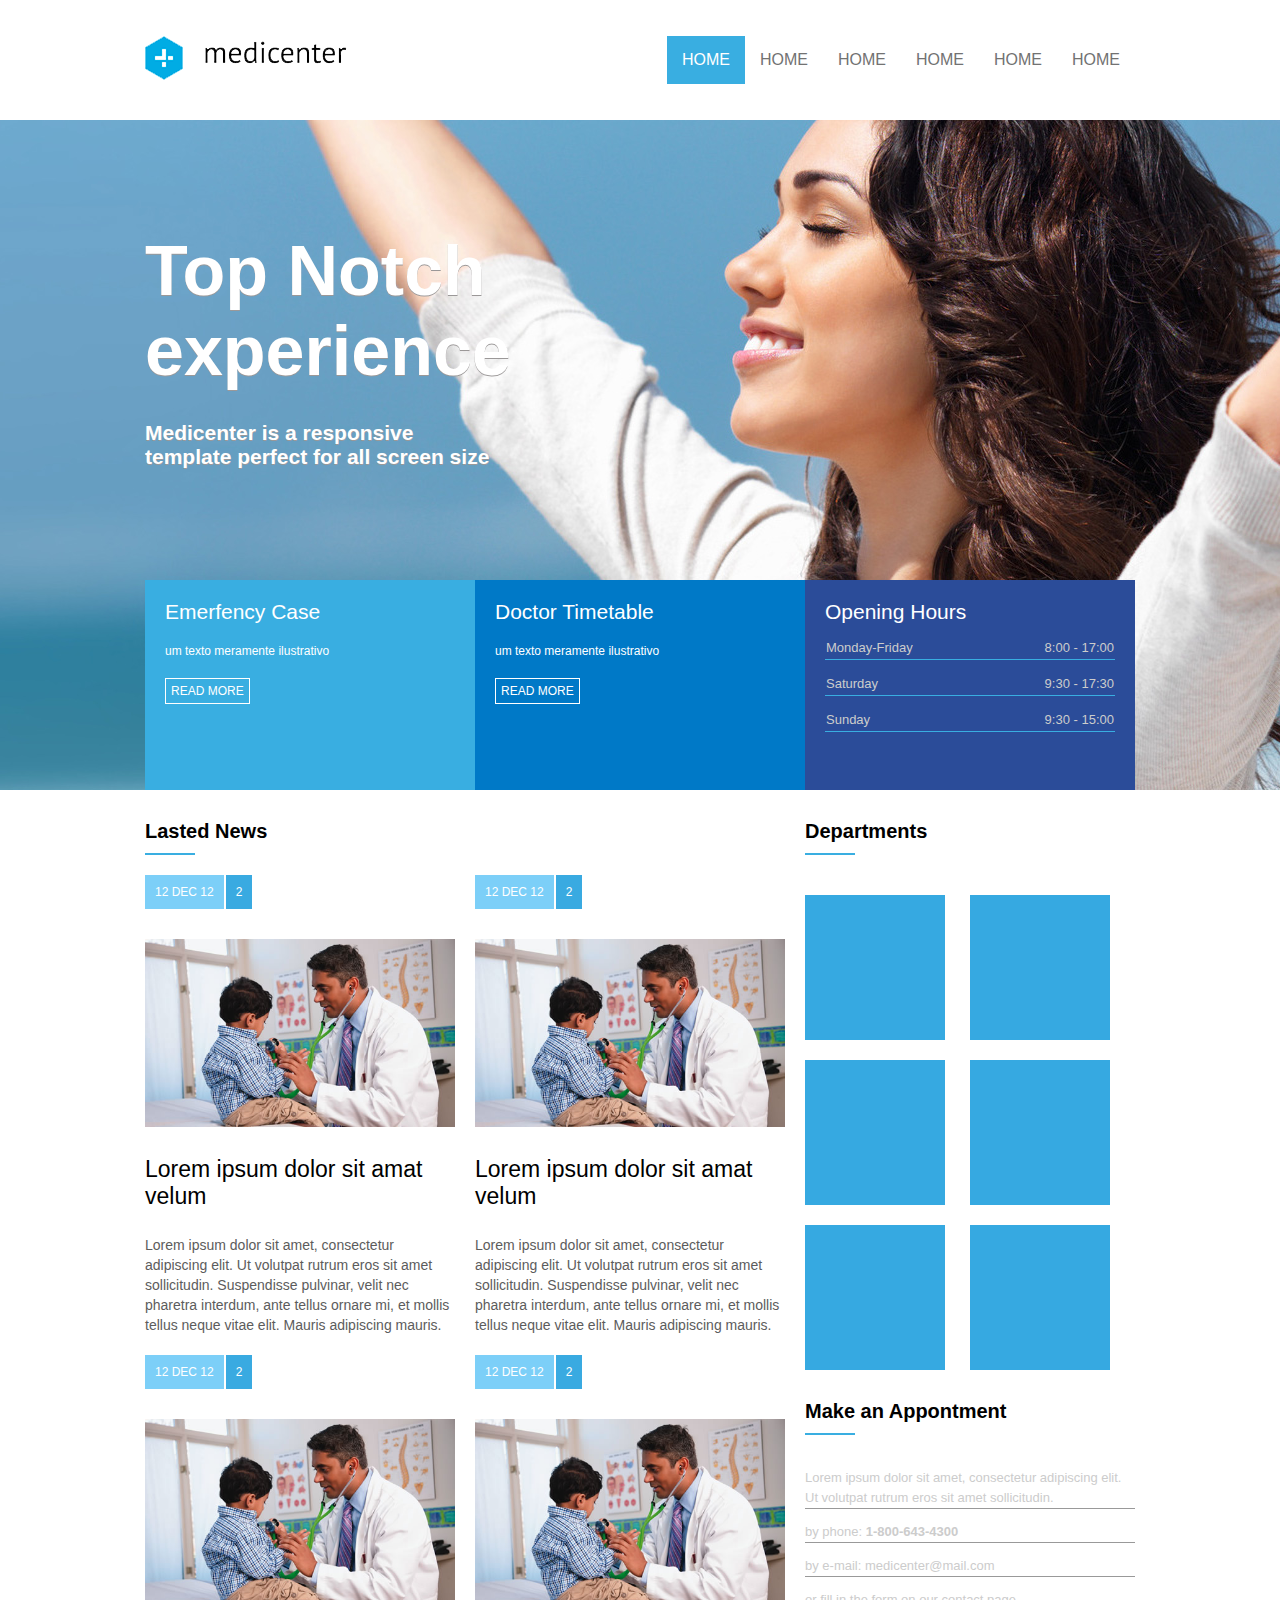
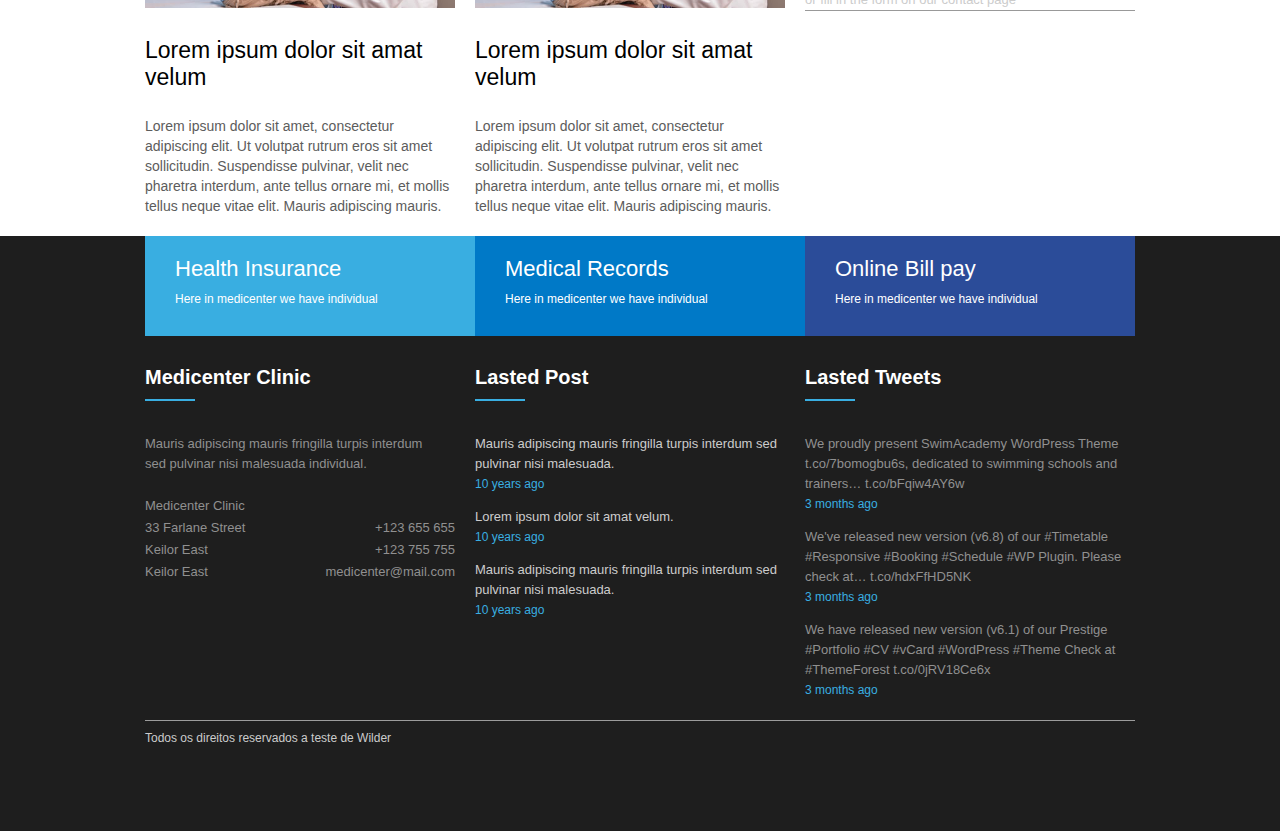
<file: Medicenter/index.html>
<!DOCTYPE html>
<head>
    <meta charset="UTF-8">
    <meta name="viewport" content="width=device-width, initial-scale=1.0">
    <link rel="stylesheet" href="Assets/CSS/style.css">
    <script type="text/javascript">
        window.onload = function(){
            document.querySelector(".menuMobile").addEventListener("click", function(){
                if(document.querySelector(".menu nav ul").style.display == 'flex'){
                    document.querySelector(".menu nav ul").style.display = 'none';
                }else{
                    document.querySelector(".menu nav ul").style.display = 'flex';
                }
            });
        };
    </script>
    <title>Medicenter</title>
</head>
<body>
    <header>
        <div class="container">
            <div class="logo">
                <a><img src="Assets/Images/logo.png"/></a>
            </div>
            <div class="menu">
                <nav>
                    <div class="menuMobile">
                        <div class="mm_line"></div>
                        <div class="mm_line"></div>
                        <div class="mm_line"></div>
                    </div>
                    <ul>
                        <li class="active"><a href="">Home</a></li>
                        <li><a href="">Home</a></li>
                        <li><a href="">Home</a></li>
                        <li><a href="">Home</a></li>
                        <li><a href="">Home</a></li>
                        <li><a href="">Home</a></li>
                    </ul>       
                </nav>
            </div>
        </div>
    </header>
    <section id="banner">
        <div class="container column">
            <div class="banner_headline">
                <h1>Top Notch experience</h1>
                <h2>Medicenter is a responsive template perfect for all screen size</h2>
            </div>
                <div class="banner_options">
                <div class="banner1">
                    <div class="banner_title">Emerfency Case</div>
                    <div class="banner_desc">um texto meramente ilustrativo</div>
                    <a href="">Read More</a>
                </div>
                <div class="banner2">
                    <div class="banner_title">Doctor Timetable</div>
                    <div class="banner_desc">um texto meramente ilustrativo</div>
                    <a href="">Read More</a>
                </div>
                <div class="banner3">
                    <div class="banner_title">Opening Hours</div>
                    <div class="horarios">
                        <p>Monday-Friday</p>
                        <p>8:00 - 17:00</p>
                    </div>
                    <div class="horarios">
                        <p>Saturday</p>
                        <p>9:30 - 17:30</p>
                    </div>
                    <div class="horarios">
                        <p>Sunday</p>
                        <p>9:30 - 15:00</p>
                    </div>

                </div>
            </div>
        </div>
    </section>

    <section id="geral">
        <div class="container">
            <section>
                <div class="widget">
                    <div class="widget_title">
                        <div class="widget_title_text">Lasted News</div>
                        <div class="widget_title_bar"></div>
                    </div>
                    <div class="widget_body">
                        <article>
                            <a href="https://www.google.com.br">
                            <div class="news_date">
                            <div class="post_date_in">12 DEC 12</div>
                            <div class="post_comment">2</div>
                        </div>
                        <div class="post_thumbnail">
                            <img src="Assets/Images/dr.jpg" alt="">
                        </div>
                        <div class="post_title">Lorem ipsum dolor sit amat velum</div>
                        <div class="post_resume">
                            <p>
                                Lorem ipsum dolor sit amet, consectetur adipiscing elit.
                                 Ut volutpat rutrum eros sit amet sollicitudin.
                                 Suspendisse pulvinar, velit nec pharetra interdum, 
                                 ante tellus ornare mi, et mollis tellus neque vitae elit.
                                 Mauris adipiscing mauris.
                            </p>
                        </div>
                        </a>
                        </article>
                        <article>
                            <a href="https://www.google.com.br">
                            <div class="news_date">
                            <div class="post_date_in">12 DEC 12</div>
                            <div class="post_comment">2</div>
                        </div>
                        <div class="post_thumbnail">
                            <img src="Assets/Images/dr.jpg" alt="">
                        </div>
                        <div class="post_title">Lorem ipsum dolor sit amat velum</div>
                        <div class="post_resume">
                            <p>
                                Lorem ipsum dolor sit amet, consectetur adipiscing elit.
                                 Ut volutpat rutrum eros sit amet sollicitudin.
                                 Suspendisse pulvinar, velit nec pharetra interdum, 
                                 ante tellus ornare mi, et mollis tellus neque vitae elit.
                                 Mauris adipiscing mauris.
                            </p>
                        </div>
                        </a>
                        </article>
                        <article>
                            <a href="https://www.google.com.br">
                            <div class="news_date">
                            <div class="post_date_in">12 DEC 12</div>
                            <div class="post_comment">2</div>
                        </div>
                        <div class="post_thumbnail">
                            <img src="Assets/Images/dr.jpg" alt="">
                        </div>
                        <div class="post_title">Lorem ipsum dolor sit amat velum</div>
                        <div class="post_resume">
                            <p>
                                Lorem ipsum dolor sit amet, consectetur adipiscing elit.
                                 Ut volutpat rutrum eros sit amet sollicitudin.
                                 Suspendisse pulvinar, velit nec pharetra interdum, 
                                 ante tellus ornare mi, et mollis tellus neque vitae elit.
                                 Mauris adipiscing mauris.
                            </p>
                        </div>
                        </a>
                        </article>
                        <article>
                            <a href="https://www.google.com.br">
                            <div class="news_date">
                            <div class="post_date_in">12 DEC 12</div>
                            <div class="post_comment">2</div>
                        </div>
                        <div class="post_thumbnail">
                            <img src="Assets/Images/dr.jpg" alt="">
                        </div>
                        <div class="post_title">Lorem ipsum dolor sit amat velum</div>
                        <div class="post_resume">
                            <p>
                                Lorem ipsum dolor sit amet, consectetur adipiscing elit.
                                 Ut volutpat rutrum eros sit amet sollicitudin.
                                 Suspendisse pulvinar, velit nec pharetra interdum, 
                                 ante tellus ornare mi, et mollis tellus neque vitae elit.
                                 Mauris adipiscing mauris.
                            </p>
                        </div>
                        </a>
                        </article>
                    </div>
                </div>
            </section>
            <aside>
                <div class="widget">
                    <div class="widget_title">
                        <div class="widget_title_text">Departments</div>
                        <div class="widget_title_bar"></div>
                    </div>
                    <div class="widget_body">
                        <div class="quadrado"></div>
                        <div class="quadrado"></div>
                        <div class="quadrado"></div>
                        <div class="quadrado"></div>
                        <div class="quadrado"></div>
                        <div class="quadrado"></div>
                    </div>
                </div>
                <div class="widget">
                    <div class="widget_title">
                        <div class="widget_title_text">Make an Appontment</div>
                        <div class="widget_title_bar"></div>
                    </div>
                    <div class="widget_body">
                        <div class="desc">
                            <p>Lorem ipsum dolor sit amet, consectetur adipiscing elit. Ut volutpat rutrum eros sit amet sollicitudin.</p>
                        </div>
                            <div class="end">
                                <p>by phone: <strong>1-800-643-4300</strong></p>
                            </div>
                            <div class="end">
                                <p>by e-mail: medicenter@mail.com</p>
                            </div>
                            <div class="end">
                                <p>or fill in the form on our contact page</p>
                            </div>
                        </div>
                </div>

            </aside>
        </div>
    </section>
    <footer>
        <div class="container flexcolumn">
            <div class="footer_menu">
                <div class="fm1">
                    <div class="title_fm">Health Insurance</div>
                    <div class="desc_fm">Here in medicenter we have individual</div>
                </div>
                <div class="fm2">
                    <div class="title_fm">Medical Records</div>
                    <div class="desc_fm">Here in medicenter we have individual</div>
                 </div>
                <div class="fm3">
                    <div class="title_fm">Online Bill pay</div>
                    <div class="desc_fm">Here in medicenter we have individual</div>
                </div>
            </div>
            <div class="footer_area">
                <div class="ft1">
                    <div class="widget_title">
                        <div class="widget_title_text">Medicenter Clinic</div>
                        <div class="widget_title_bar"></div>
                        <div class="footer_desc">
                            <p>Mauris adipiscing mauris fringilla turpis interdum sed 
                            pulvinar nisi malesuada individual.</p>
                        </div>
                        <div class="medic">Medicenter Clinic
                        </div>
                        <div class="contact">
                            <div class="c1">
                            <p>33 Farlane Street</p>
                            <p>+123 655 655</p>
                            </div>
                            <div class="c1">
                            <p>Keilor East</p>
                            <p>+123 755 755</p>
                            </div>
                            <div class="c1">
                            <p>Keilor East</p>
                            <a href="mailto=medicenter@mail.com"><p>medicenter@mail.com</p></a>
                            </div>
                        </div>
                    </div>
                </div>
                <div class="ft1">
                    <div class="widget_title">
                        <div class="widget_title_text">Lasted Post</div>
                        <div class="widget_title_bar"></div>
                    </div>
                    <div class="center">
                        <div>
                            <p><a href="">Mauris adipiscing mauris
                             fringilla turpis interdum sed pulvinar 
                             nisi malesuada.</a></p>
                             <p class="date_blue">10 years ago</p>
                        </div>
                        <div>
                            <a href=""><p>Lorem ipsum dolor sit 
                            amat velum.</p></a>
                            <p class="date_blue">10 years ago</p>
                        </div>
                        <div>
                            <a href=""><p>Mauris adipiscing mauris
                                fringilla turpis interdum sed pulvinar 
                                nisi malesuada.</p></a>
                            <p class="date_blue">10 years ago</p>
                        </div>
                    </div>
                </div>
                <div class="ft1">
                    <div class="widget_title">
                        <div class="widget_title_text">Lasted Tweets</div>
                        <div class="widget_title_bar"></div>
                    </div>
                    <div class="center right">
                        <div>
                            <a href=""><p>We proudly present SwimAcademy WordPress Theme t.co/7bomogbu6s, dedicated to swimming schools and trainers… t.co/bFqiw4AY6w
                            </p></a>
                             <p class="date_blue">3 months ago</p>
                        </div>
                        <div>
                            <a href=""><p>We've released new version (v6.8) of our #Timetable #Responsive #Booking #Schedule #WP Plugin. Please check at… t.co/hdxFfHD5NK</p></a>
                            <p class="date_blue">3 months ago</p>
                        </div>
                        <div>
                            <a href=""><p>We have released new version (v6.1) of our Prestige #Portfolio #CV #vCard #WordPress #Theme Check at #ThemeForest t.co/0jRV18Ce6x</p></a>
                            <p class="date_blue">3 months ago</p>
                        </div>
                    </div>
                </div>
            </div>
            <div class="footer_copy">
                Todos os direitos reservados a teste de Wilder
            </div>
        </div>




    </footer>
</body>
</html>
</file>
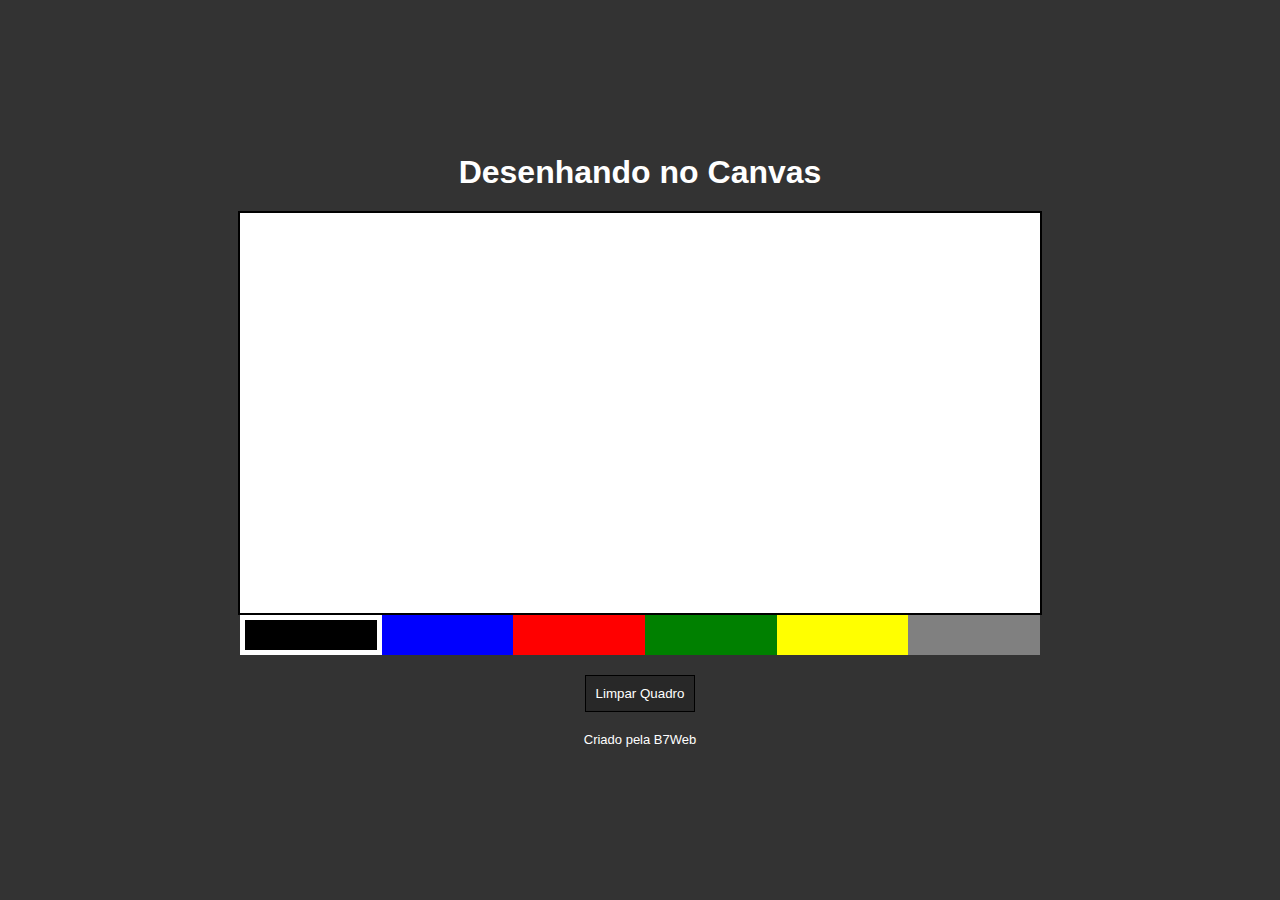
<file: quadrobranco/index.html>
<!DOCTYPE html>
<html lang="pt">
<head>
    <meta charset="UTF-8">
    <meta http-equiv="X-UA-Compatible" content="IE=edge">
    <meta name="viewport" content="width=device-width, initial-scale=1.0">
    <title>Desenhando no Canvas</title>
    <link rel="stylesheet" href="style.css" />
</head>
<body>
    <h1>Desenhando no Canvas</h1>

    <canvas id="tela" width="800" height="400"></canvas>

    <div class="colorArea">
        <div data-color="black" style="background-color: black" class="color active"></div>
        <div data-color="blue" style="background-color: blue" class="color"></div>
        <div data-color="red" style="background-color: red" class="color"></div>
        <div data-color="green" style="background-color: green" class="color"></div>
        <div data-color="yellow" style="background-color: yellow" class="color"></div>
        <div data-color="gray" style="background-color: gray" class="color"></div>
    </div>

    <button class="clear" onclick="clearScreen()">Limpar Quadro</button>

    <footer>Criado pela B7Web</footer>

    <script src="script.js"></script>
</body>
</html>
</file>
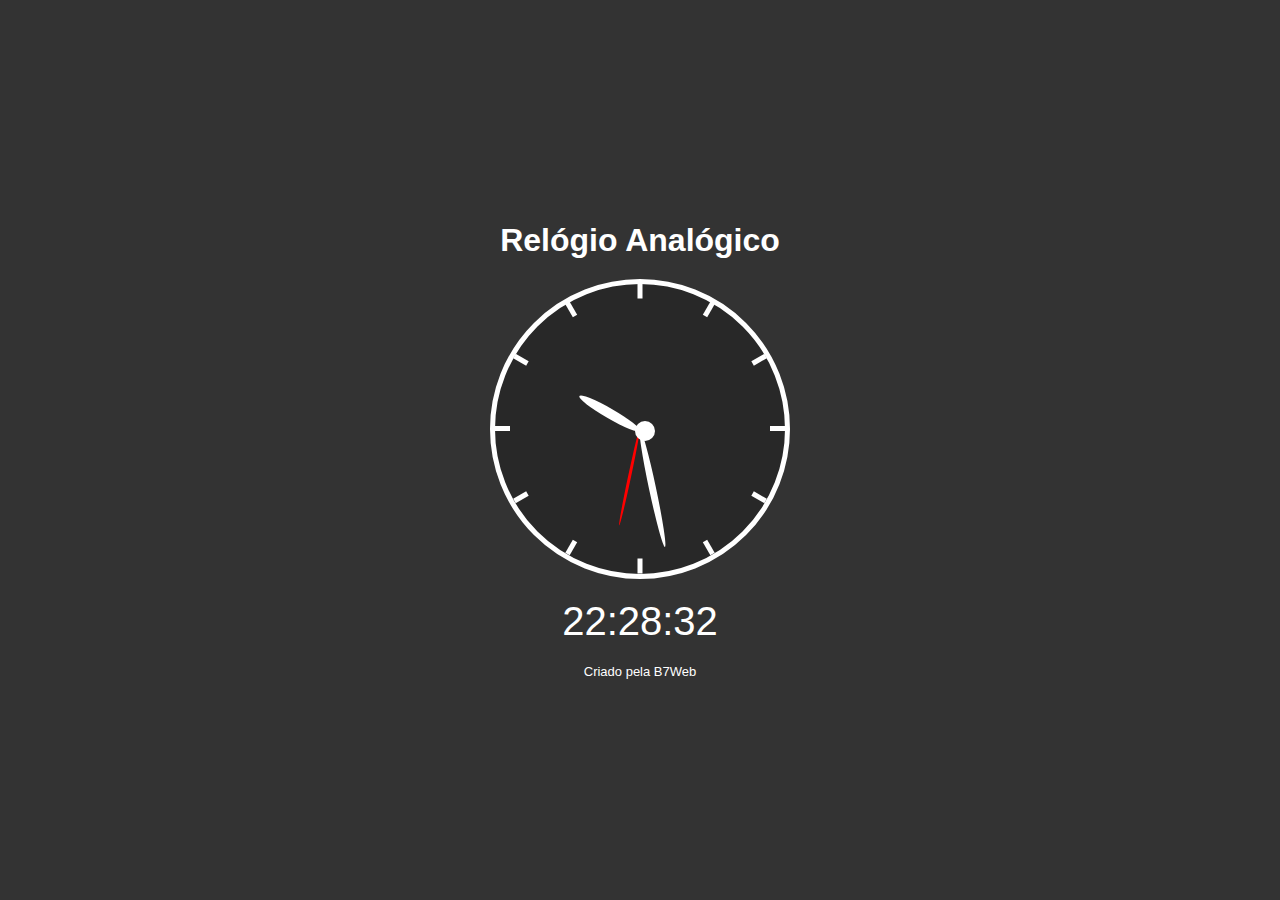
<file: relogio/index.html>
<!DOCTYPE html>
<html lang="pt">
<head>
    <meta charset="UTF-8">
    <meta http-equiv="X-UA-Compatible" content="IE=edge">
    <meta name="viewport" content="width=device-width, initial-scale=1.0">
    <title>Relógio Analógico</title>
    <link rel="stylesheet" href="style.css" />
</head>
<body>
    <h1>Relógio Analógico</h1>

    <div class="relogio">
        <div class="riscos">
            <div class="risco" style="transform: rotate(0deg)"><div class="ponto"></div></div>
            <div class="risco" style="transform: rotate(30deg)"><div class="ponto"></div></div>
            <div class="risco" style="transform: rotate(60deg)"><div class="ponto"></div></div>
            <div class="risco" style="transform: rotate(90deg)"><div class="ponto"></div></div>
            <div class="risco" style="transform: rotate(120deg)"><div class="ponto"></div></div>
            <div class="risco" style="transform: rotate(150deg)"><div class="ponto"></div></div>
            <div class="risco" style="transform: rotate(180deg)"><div class="ponto"></div></div>
            <div class="risco" style="transform: rotate(210deg)"><div class="ponto"></div></div>
            <div class="risco" style="transform: rotate(240deg)"><div class="ponto"></div></div>
            <div class="risco" style="transform: rotate(270deg)"><div class="ponto"></div></div>
            <div class="risco" style="transform: rotate(300deg)"><div class="ponto"></div></div>
            <div class="risco" style="transform: rotate(330deg)"><div class="ponto"></div></div>
        </div>
        <div class="ponteiros">
            <div class="p p_s"></div>
            <div class="p p_m"></div>
            <div class="p p_h"></div>
            <div class="encaixe"></div>
        </div>
    </div>
    <div class="digital">--:--:--</div>

    <footer>Criado pela B7Web</footer>

    <script src="script.js"></script>
</body>
</html>
</file>
<file: awax/assets/css/style.css>
/*css de areas comuns*/
*{
    margin: 0;
    padding: 0;
    box-sizing: border-box;
}
body{
 font-family: 'Monteserrat', Arial, Helvetica, sans-serif;
 font-size: 13px;
 overflow-x: hidden;
}
header{
    height: 100px;
    background-color: #000;
    color: #fff;
}
.header{
    max-width: 1140px;
    margin: auto;
    display: flex;
    height: 100px;
    align-items: center;
}
.logo{
    width: 100px;
}
.menu-opener{
    display: none;
}
.menu{
    flex: 1;
    display: flex;
    justify-content: flex-end;
}
.logoimg{
    height: 80px;
    width: 80px;
    border-radius: 40px;
    background-color: #b28756;
}
.menu ul,
.menu li{
    list-style: none;
}
.menu ul{
    display: flex;
}
.menu li a{
    color: #fff;
    text-transform: uppercase;
    font-weight: 600;
    text-decoration: none;
    display: flex;
    padding-left: 10px;
    padding-right: 10px;
    height: 100px;
    align-items: center;
    border-bottom: 5px solid  #000;
}
.menu li a:hover, 
.menu .active a{
    border-bottom: 5px solid  #b28756;
    background-color: #b2875660;
    color: #ccc;
}


.banner{
    height: calc(100vh - 100px);
    background-color: #333;
    background-image: url(../images/bg.jpg);
    background-position: bottom;
    background-repeat: no-repeat;
    background-size: cover;
    overflow: hidden;
}
.banner .sliders{
    width: 1000vw;
    height: 100%;
}
.banner .slide{
    width: 100vw;
    height: 100%;
    display: inline-block;
    background-color: rgba(0, 0, 0, 0.8);
}
.banner .slidearea{
    display: flex;
    height: 100%;
    flex-direction: column;
    align-items: center;
    color: #fff;
    justify-content: center;
}
.banner h1{
    text-transform: uppercase;
    font-weight: bold;
    font-size: 50px;
}
.banner h1 span{
    color: #b28756;
}
.banner h2{
    text-transform: uppercase;
    margin-top: 20px;
}
.banner a, .button {
    display: inline-block;
    background-color: #b28756;
    color: #fff;
    text-transform: uppercase;
    font-size: 12px;
    font-weight: 600;
    text-decoration: none;
    padding: 10px 30px;
    margin-top: 30px;
    border-radius: 20px;

}
.banner .slider-pointer{
    width: 100vw;
    height: 20px;
    position: absolute;
    margin-top: -50px;
    display: flex;
    align-items: center;
    justify-content: center;
}
.banner .pointer{
    width: 15px;
    height: 15px;
    border: 2px solid #b28756;
    border-radius: 8px;
    margin-left: 5px;
    margin-right: 5px;
    cursor: pointer;
}
.banner .pointer.active{
    background-color: #b28756;
}
.default{
    padding-top: 50px;
    padding-bottom: 50px;

}
.default .sectiontitle, .default .sectiondesc,.default .section-title, .default .section-desc{
    text-align: center;
    text-transform: uppercase;
    font-weight: 600;
}
.default .sectiontitle, .default .section-title{
    font-size: 20px;
}
.default .sectiondesc,.default .section-desc{
font-size: 12px;
margin-top: 10px;
margin-bottom: 40px;
color: #ccc;
}
.default .sectionbody{
    max-width: 1140px;
    margin: auto;
}
.default.light{
    background-color: #f7f7f7;
}
.default.light .sectiontitle, .default.light .sectionbody, .default.light .section-title{
    color: #000;
}
.default.dark{
    background-color: #000;
}
.default.dark .sectiontitle, .default.dark .sectionbody, .default.dark .section-title{
    color:#fff;
}


/*css de áreas especificas*/


.default.light .sectionbody .about-us{
    display: flex;
}
.default.light .sectionbody .about-us .about-us--left{
    flex: 1;
}
.about-us .about-us--right{
    width: 500px;
    text-align: center;
}
.about-us--right img{
    width: 480px;
    box-shadow: 0px 5px 10px #333;
}

.about-us--left p{
    font-size: 14px;
    line-height: 25px;
}

.section-services{
    display: flex;
}
.services{
    flex: 1;
    text-align: center;
    border-right: 1px solid #ccc;
    padding:15px;
}
.services:first-child{
    border-left: 1px solid #ccc;
}
.services img{
    width: 65px;
    height: 65px;
}
.services h4{
    margin-top: 20px;
    text-transform: uppercase;
    font-size: 18px;;
}
.services p{
    margin-top: 10px;
    font-size: 13px;
    color: #999;
}
.projects{
display: flex;
flex-direction: column;
align-items: center;
justify-content: center;
}
.projects-filter{
    border: 1px solid #ccc;
    background-color: #eee;
    border-radius: 30px;
    display: inline-block;
    padding: 0 20px;
    
}
.projects-filters li {
    padding: 0 20px;
    list-style: none;
}
.projects-filter ul{
    font-size: 0px;
}
.projects-filter li{
    display: inline-block;
    padding: 10px;
    text-transform: uppercase;
    font-size: 13px;
    border-left: 1px solid #ccc;
    color: #555;
    border-bottom: 3px solid #eee;
    cursor: pointer;
}
.projects-filter li:first-child{
    border-left: none;
}
.projects-filter li:hover, .projects-filter li.active{
    border-bottom: 3px solid #b28756;
}

.photos-area{
    width: 100vw;
    max-width: 1140px;
    margin-top: 20px;
    display: flex;
    flex-wrap: wrap;
    justify-content: center;
}
.photos{
    width: 280px;
}
.photo-img{
    margin: 10px;
    width: 260px;
    height: 160px;
}
.photo-img img{
    width: inherit;
    height: inherit;
}
.photo-info{
    position: absolute;
    background-color: rgba(0, 0, 0, 0.5);
    width: inherit;
    height: inherit;
    display: none;
    justify-content: center;
    align-items: center;
    color: #fff;
    flex-direction: column;
   
}
.photo-info h5{
    font-size: 18px;
    font-weight: 600;
}
.photo-img:hover .photo-info{
 display: flex;
}
/*seção teams*/
.bg-teams{
    background-image: url('../images/bg.jpg');
    background-position: center;
    background-size: cover;
    padding: 0px;
}
.section-teams-area{
    background-color: rgba(0, 0, 0, 0.8);
    padding-top: 50px;
    padding-bottom: 50px;
}
.section-teams{
    overflow: hidden;
    max-width: 880px;
    margin: auto;
}

.section-teams .sliders{
    width: 1000vw;
    height: 100%;
}
.section-teams .slide{
    width: 280px;
    min-height: 300px;
    height: 100%;
    display: inline-block;
    background-color: #fff;
    margin-right: 20px;
}
.section-teams .slidearea{
    display: flex;
    height: 100%;
    flex-direction: column;
    align-items: center;
    color: #000;
    justify-content: center;
    padding: 30px;
}
.section-teams-area .slider-pointer{
    margin-top: 30px;
    height: 20px;
    display: flex;
    align-items: center;
    justify-content: center;
}
.section-teams-area .pointer{
    width: 15px;
    height: 15px;
    border: 2px solid #b28756;
    border-radius: 8px;
    margin-left: 5px;
    margin-right: 5px;
    cursor: pointer;
}
.section-teams-area .pointer.active{
    background-color: #b28756;
}
.avatar{
    width: 150px;
    height: auto;

}
.team-name{
text-transform: uppercase;
font-weight: 600;
font-size: 17px;
margin-top: 30px;
}
.team-role{
font-size: 14px;
color: #999;
margin-top: 5px;
}
.team-social{
    display: flex;
    margin-top: 20px;
}
.team-social a{
 display: inline-flex;
justify-content: center;
align-items: center;
 width: 25px;
 height: 25px;
 background-color: #ccc;
 border-radius: 13px;
 margin-right: 10px;
}
.team-social a:hover{
    background-color: #b28756;
}
.team-social a img {
    width: auto; /* Sem este parâmetro e o seguinte não deu o resultado desejado. Estou usando o Chrome. */
    height: auto;
}
.section-clients{
    overflow: hidden;

}
.section-clients .sliders{
    width: 1000vw;
    height: 100%;
}
.section-clients .slide{
    width: 100vw;
    height: 100%;
    display: inline-block;
   
}
.section-clients .slidearea{
    width: 100%;
    display: flex;
    flex-direction: column;
    align-items: center;
    justify-content: center;

}
.clients-name{
    text-transform: uppercase;
    font-weight: 600;
    font-size: 17px;
    margin-top: 30px;
    }
.clients-role{
    font-size: 14px;
    color: #999;
    margin-top: 5px;
    }
.clients-depoiments{
    margin-top: 30px;
    display: flex;
    flex-direction: column;
    align-items: center;
}
.clients-depoiments p{
    margin-top: 15px;
    width: 650px;
    text-align: center;
}
.section-client-area .slider-pointer{
    margin-top: 30px;
    height: 20px;
    display: flex;
    align-items: center;
    justify-content: center;
}
.section-client-area .pointer{
    width: 15px;
    height: 15px;
    border: 2px solid #b28756;
    border-radius: 8px;
    margin-left: 5px;
    margin-right: 5px;
    cursor: pointer;
}
.section-client-area .pointer.active{
    background-color: #b28756;
}
.section-client-area .sectionbody{
   max-width: initial;
}


.section-companies {
    border-top:1px solid #DDD;
    border-bottom:1px solid #DDD;
}
.section-companies--area {
    display:flex;
    align-items:center;
}
.section-company {
    flex:1;
    text-align:center;
}

.section-price {
    display:flex;
}
.section-price--item {
    flex:1;
    background-color: #FFF;
    margin-right: 20px;
    padding:20px;
    text-align:center;
}
.section-price--item:last-child {
    margin-right:0;
}
.section-price--item-name {
    text-transform: uppercase;
    font-size:13px;
    font-weight:600;
}
.section-price--item-money {
    font-weight: bold;
    font-size:22px;
    margin-top:10px;
}
.section-price--item-period {
    color:#999;
    text-transform: uppercase;
    margin-bottom:20px;
}
.section-price--item-point {
    font-size:12px;
}

.premium {
    background-color:#FFF !important;
    border-top:1px solid #CCC;
}
.premium .section-body {
    max-width:initial;
}
.section-premium {
    overflow:hidden;
}
.section-premium a {
    margin-top:30px;
}
.section-premium .sliders {
    width:1000vw;
    height:100%;
}
.section-premium .slide {
    width:100vw;
    height:100%;
    display:inline-block;
}
.section-premium .slidearea {
    display:flex;
    height:100%;
    justify-content: center;
    align-items:center;
    max-width:1140px;
    border-bottom:1px solid #CCC;
    margin:auto;
    padding-bottom:40px;
}
.section-premium--left {
    flex:1;
    text-align:right;
}
.section-premium--left img {
    width:300px;
    margin-right:30px;
}
.section-premium--right {
    flex:1;
}
.section-premium--item {
    display:flex;
    margin-bottom:20px;
}
.section-premium--item img {
    width:20px;
    height:20px;
    margin-right:20px;
}
.section-premium--item div {
    flex:1;
    color:#999;
    line-height:20px;
}
.section-premium--item div h4 {
    color:#000;
    font-size:17px;
    font-weight:600;
}

.section-premium .sliders-pointers {
    width:100vw;
    height:20px;
    display:flex;
    justify-content: center;
    align-items: center;
    margin-top:40px;
}
.section-premium .pointer {
    width:15px;
    height:15px;
    border:2px solid #B28756;
    border-radius:8px;
    margin-left:5px;
    margin-right:5px;
    cursor:pointer;
}
.section-premium .pointer.active {
    background-color:#B28756;
}


.section-facts {
    display:flex;
}
.section-fact {
    flex:1;
    text-align:center;
    padding:15px;
}
.section-fact h3 {
    color:#B28756;
    font-size:45px;
}
.section-fact-line {
    width:20px;
    border-bottom:2px solid #B28756;
    margin:auto;
}
.section-fact h4 {
    margin-top:20px;
    text-transform: uppercase;
    font-size:18px;
}
.section-fact p {
    margin-top:10px;
    font-size:13px;
    color:#999;
}

.section-share {
    display:flex;
    justify-content: center;
    align-items:center;
    padding:20px;
    background-color:#FFF;
    color:#999;
}
.section-share--legend {
    display:flex;
    align-items:center;
    margin-right:40px;
}
.section-share--legend img {
    margin-right:10px;
}
.section-share--item {
    font-size:12px;
    margin-right:20px;
    display:flex;
    align-items:center;
    cursor:pointer;
}
.section-share--icon {
    width:30px;
    height:30px;
    border-radius:15px;
    background-color:#CCC;
    margin-right:5px;
    display:flex;
    justify-content: center;
    align-items: center;
}
.section-share--icon img {
    height:12px;
}
.section-share--icon.twitter {
    background-color:#34c5f0;
}
.section-share--icon.linkedin {
    background-color:#127cb4;
}
.section-share--icon.facebook {
    background-color:#336297;
}
.section-share--icon.googleplus {
    background-color:#e74237;
}
.section-share--icon.pinterest {
    background-color:#b71c29;
}

.section-contact {
    max-width:450px;
    margin:auto;
    text-align:center;
}
.section-contact input[type=text],
.section-contact textarea {
    display:block;
    width:100%;
    height:40px;
    border:0;
    background:transparent;
    border-bottom:1px solid #CCC;
    outline:0;
    margin-top:10px;
}
.section-contact textarea {
    height:100px;
    resize:none;
}
.section-contact--split {
    display:flex;
}
.section-contact--split input:first-child {
    margin-right:20px;
}



.section-map{
background-image: url(../images/mapa.jpg);
background-position: center;
background-size: cover;
padding-top: 30px;
padding-bottom: 30px;
}
.section-map--area{
width: 100vw;
max-width: 1140px;
margin: auto;
}
.section-map--info{
    width: 50%;
    padding:30px;
    color:#000;
    background-color: #fff;
}
.section-map--info-item{
    display: flex;
    align-items: center;
    color: #999;
    margin-bottom: 10px;
}
.section-map--info-item-img{
    width: 30px;
    height: 30px;
    background-color: #999;
    display: inline-flex;
    padding:5px;
    border-radius: 15px;
    justify-content: center;
    align-items: center;
    margin-right: 15px;
}
.section-map--info-item-img img{
    width: 15px;
    height: auto;
}


footer {
    background-color:#000;
    padding:20px;
}
.footer--area {
    max-width:1140px;
    margin:auto;
    color:#FFF;
    display:flex;
}
.footer--item {
    flex:1;
}
.footer-social {
    display:flex;
}
.footer-social a {
    display:block;
    width:25px;
    height:25px;
    background-color:#333;
    display:flex;
    justify-content: center;
    align-items: center;
    border-radius:13px;
    margin-right:10px;
}
.footer-social a:hover {
    background-color:#B28756;
}
.footer-social img {
    height:10px;
}
.footer--item.area2 {
    color:#999;
    line-height:20px;
    font-size:13px;
    padding:0 10px 10px 10px;
}
.footer--item.area3 form {
    background-color:#333;
    text-align:center;
    padding:30px;
}
.footer--item.area3 input {
    width:100%;
    height:40px;
    border:0;
    background:transparent;
    border-bottom:1px solid #CCC;
    outline:0;
    color:#FFF;
    font-size:14px;
    text-align:center;
}




@media (min-width:450px) and (max-width:800px) {
.logo{
    margin-left: 30px;
}
nav{
    display: none;
    position: absolute;
    z-index: 99;
    background-color: rgba(0, 0, 0, 0.9);
    width: 50vw;
    height: calc(100vh - 100px);
    top: 100px;
    right:0;
}
.menu ul{
    flex-direction: column;
}

.menu li a{
    font-weight: bold;
    height: 50px;
    font-size: 20px;
    margin-left: 30px;
    border:0px;
}
.menu-opener{
    display: block;
    width: 30px;
    margin-right: 30px;
}
.about-us{
    flex-direction: column;
}
.about-us .about-us--left{
    margin-left: 30px;
    margin-right: 30px;
    margin-bottom: 30px;
}
.about-us .about-us--right{
    width: auto;
}
.section-services{
    flex-wrap: wrap;
}
.section-services .services{
    min-width:50% ;
    margin-bottom: 30px;
}
.services:first-child{
    border-left: 0;
}
.section-teams{
    max-width: 580px;
}
.section-map--info{
    width: auto;
}
}

@media (max-width:450px) {
    .logo{
        margin-left: 30px;
    }
    nav{
        display: none;
        position: absolute;
        z-index: 99;
        background-color: rgba(0, 0, 0, 0.9);
        width: 70vw;
        height: calc(100vh - 100px);
        top: 100px;
        right:0;
    }
    .menu ul{
        flex-direction: column;
    }
   
    .menu li a{
        font-weight: bold;
        height: 60px;
        font-size: 20px;
        margin-left: 30px;
        border:0px;
    }
    .menu-opener{
        display: block;
        width: 30px;
        margin-right: 30px;
    }
    .about-us{
        flex-direction: column;
    }
    .about-us .about-us--left{
        margin-left: 30px;
        margin-right: 30px;
        margin-bottom: 30px;
    }
    .about-us .about-us--right{
        width: auto;
        margin-left: 30px;
        margin-right: 30px;
    }
    .about-us .about-us--right img{
        width: 100%;
    }
    .section-services{
        flex-wrap: wrap;
    }
    .section-services .services{
        min-width:100% ;
        margin-bottom: 30px;
        border: 0;
    }
    .services:first-child{
        border-left: 0;
    }
    .section-teams{
        max-width: 280px;
    }
    .projects-filter{
        margin-left: 30px;
        margin-right: 30px;
    }
    .photos-area{
        width: 320px;

    }
    .photos-area .photo-img{
        width: 300px;
        height: 190px;
        
    }
    .section-map{
        padding-bottom: 280px;
    }
    .section-map--info{
        width: auto;
    }
    .banner h1{
        font-size: 35px;
    }
    .clients-depoiments p{
        width: auto;
        padding-left: 30px;
        padding-right: 30px;
    }
    .section-companies .section-body{
        display: flex;
        justify-content: center;
    }
    .section-companies--area{
        display: flex;
        flex-wrap: wrap;
        justify-content: space-between;
        width: 270px;
    }
    .section-price{
        flex-wrap: wrap;
        padding-left: 10px;
        padding-right: 10px;
        align-items: center;
    }
    .section-price .section-price--item{
        margin: 10px;
    }
    .section-premium .slidearea{
        display: block;
        margin-left: 20px;
        margin-right: 20px;
    }
    .section-premium--left img{
        margin-right: 0;
        margin-bottom: 20px;
    }
    .section-facts {
        flex-wrap: wrap;
    }
    .section-share{
        flex-wrap: wrap;
        justify-content: normal;
    }
    .section-share .section-share--legend, .section-share .section-share--item{
        margin-right: 20px;
        margin-bottom: 10px;
    }
    .section-contact {
        max-width: 370px;
        margin: auto;
        text-align: center;
        display: flex;
        flex-direction: column;
    }
    .section-contact--split {
        display: flex;
        flex-direction: column;
    }
    .section-contact input{
        margin-bottom: 20px;
    }
    .footer--area{
        display: flex;
        flex-direction: column;
    }
    .footer--area .footer--item{
        margin-bottom: 20px;
    }
    .footer--area .footer--item.area1{
        display: flex;
        justify-content: center;
    }
}
</file>
<file: bateria/style.css>
* {
    margin: 0;
    padding: 0;
    box-sizing: border-box;
}
body {
    display: flex;
    min-height: 100vh;
    justify-content: center;
    align-items: center;
    flex-direction: column;
    background-color: #333;
    font-family: Arial, Helvetica, sans-serif;
}

h1 {
    color: #FFF;
    margin-bottom: 20px;
}
.keys {
    display: grid;
    grid-template-columns: repeat(3, 1fr);
    gap: 10px;
}
.key {
    width: 80px;
    height: 80px;
    border: 2px solid #FFF;
    color: #FFF;
    display: flex;
    justify-content: center;
    align-items: center;
    font-size: 30px;
    font-weight: bold;
}
.key.active {
    border: 2px solid #FF0;
    color: #FF0;
}

.composer {
    width: 260px;
    margin-top: 20px;
}
.composer #input {
    width: 100%;
    outline: none;
    font-size: 17px;
    padding: 10px 15px;
}
.composer button {
    width: 100%;
    height: 40px;
    background: none;
    border: 2px solid #FFF;
    color: #FFF;
    font-size: 16px;
    margin-top: 10px;
    cursor: pointer;
}
.composer button:hover {
    background-color: rgba(0, 0, 0, 0.2);
}

footer {
    margin-top: 20px;
    color: #FFF;
    font-size: 13px;
}
</file>
<file: cronometro/style.css>
body{
    background: rgb(2,0,36);
    background: radial-gradient(circle, rgba(2,0,36,1) 0%, rgba(9,9,121,1) 80%, rgba(0,212,255,1) 100%);
}

.container{
    display: flex;
    flex-direction: column;
    align-items: center;
    justify-content: center;
}
.container h1{
    font-size: 150px;
    text-align: center;
    color: cyan;
    text-shadow: 2px 3px 30px cyan ;
}
.btn input{
    margin: 30px;
    font-size: 30px;
    padding: 10px 25px;
    border: cyan solid 2px;
    border-radius: 5px;
    box-shadow: 2px 3px 30px cyan;
}

.btn input:focus{
    box-shadow: none
}
</file>
<file: css grid/assets/css/style.css>
@import url('https://fonts.googleapis.com/css2?family=Open+Sans:ital,wght@0,400;0,600;0,700;1,400&family=Oswald:wght@400;600;700&display=swap');
body{
    font-family: 'Open Sans', sans-serif;
    margin: 0;
    padding: 0;
}
header .line{
    background-color: #117050;
    height: 15px;
}
.container{
    max-width: 1140px;
    margin: auto;
}
.header--area{
    display: flex;
    justify-content: space-between;
    align-items: center;
    height: 100px;
}
.header--left img{
    width: 64px;
    height: 64px;
}
.header--right{
    display: flex;
    align-items: center;
}
.header--search form{
    display: flex;
}
.header--search input{
    font-size: 16px;
    padding: 7px 10px;
    border: 1px solid #999999;
    outline: 0;
    width: 100%;
    max-width: 220px;
}
.header--search button{
    border: 0;
    background-color: transparent;
    margin-left: -30px;
    cursor: pointer;
}
.header--search button img{
    width: 16px;
    height: 16px;
}
.header--menu{
    margin-left: 50px;
    cursor: pointer;
}
.header--menu img{
    width: 24px;
    height: 24px;
}
/*barra verde*/
.bar{
    background-color: #117050;
    width: 168px;
    height: 22px;
}

/*titulos*/
h1{
    font-family: 'Oswald', 'sans-serif';
    font-size: 90px;
    font-weight: bold;
    line-height: 100px;
    margin:0;
    margin-bottom: 30px;
}
/*sub-titulos*/
h2{
    font-family: 'Oswald', 'sans-serif';
    font-size: 35px;
    font-weight: bold;
    line-height: 45px;
    margin:0;
    margin-top: 10px;
    margin-bottom: 20px;
}
/* button */
.button{
    display: inline-block;
    border: 2px solid #454545;
    padding: 10px 30px;
    border-radius:3px;
    text-decoration: none;
    color: #454545;
}
.button:hover{
    color:#fff;
    background-color: #454545;
}
/* banner */
.banner{
    background-image: url('../images/bg.jpg');
    background-position: center;
    background-repeat: none;
    background-size: cover;
    padding-top: 90px;
    padding-bottom: 90px;
}
.banner-img {
    margin-top: 60px;
}
.banner-img img{
    width: 148px;
    height: 148px;
    border: 6px solid #117050;
    border-radius: 50%;
    margin-right: 40px;
}
.aling-center{
    margin: 30px 0px;
}

/* área 1*/

.area1{
    display: grid;
    grid-template-columns: repeat(2, 1fr);
}
.area1-content{
    padding: 50px 0px;
    display: flex;
    justify-content: center;
}
.area1-quote{
    margin-bottom: 30px;
}
.area1-text{
    margin-bottom: 50px;
    line-height: 25px;
    max-width: 450px;
}
.area1-img1{
    background-image: url('../images/f2.jpg');
    background-position: center;
    background-size: cover;
    min-height: 350px;
}
.area1-img2{
    grid-column: 2 / 3;
    grid-row: 1 / 3;
    background-image: url('../images/f1.jpg');
    background-position: center;
    background-size: cover;
}





/* área 2*/

.area2{
    display: grid;
    grid-template-columns: repeat(2, 1fr);
}
.area2-content{
    padding: 50px 0px;
    display: flex;
    justify-content: center;
}
.area2-text{
    margin-bottom: 30px;
    line-height: 25px;
    max-width: 450px;
}
.area2-img1{
    background-image: url('../images/f4.jpg');
    background-position: center;
    background-size: cover;
    min-height: 450px;
}
.area2-img2{
    grid-column: 1 / 2;
    grid-row: 1 / 3;
    background-image: url('../images/f3.jpg');
    background-position: center;
    background-size: cover;
}



/* área 3*/

.area3{
    display: grid;
    grid-template-columns: repeat(2, 1fr);
}
.area3-content{
    padding-top: 250px;
    padding-bottom: 100px;
    padding-left: 100px;
    display: flex;
    justify-content: center;
    background-image: url('../images/bg2.jpg');
    background-position: left;
    background-size: cover;
    background-repeat: none;
}
.area3-text{
    margin-bottom: 30px;
    line-height: 25px;
    max-width: 450px;
}
.area3-img1{
    grid-column: 2 / 3;
    background-image: url('../images/f5.jpg');
    background-position: top;
    background-size: cover;
}


/* area 4 */

.area4{
    display: grid;
    grid-template-columns: 500px 1fr;
    background-color: #e8e9ee;
    min-height: 670px;
}
.area4-content{
    display: flex;
    justify-content: center;
    max-width: 400px;
    padding: 150px 80px;
}
.area4-text{
    margin-bottom: 30px;
    line-height: 25px;
    max-width: 300px;
}
.area4-img{
    background-image: url('../images/bg3.jpg');
    background-position: center;
    background-size: cover;
}

/*area5*/
.area5{
        background-image: url('../images/bg4.jpg');
        background-position: bottom;
        background-size: cover;
        min-height: 600px;
}



/*footer*/

.footer{
    background-color: #333333;
    color: #fff;
    padding: 80px;
    line-height: 50px;
    text-align: center;
}





@media(min-width: 851) and (max-width: 1140px){
  .container{
      padding-left: 20px;
      padding-right: 20px;
  }
}

@media(min-width: 427px) and (max-width: 850px){
    .area1{
        grid-template-columns: 3fr 1fr;
    }
    .area2{
        grid-template-columns: 1fr;
    }
    .area2-img2{
        display: none;
    }
    .area3{
        grid-template-columns: 3fr 1fr;
    }
    .container{
        padding-left: 20px;
        padding-right: 20px;
    }
}
@media(max-width: 426px) {
    .container{
        padding-left: 20px;
        padding-right: 20px;
    }
    .header--search input{
        max-width: 80px;
    }
    h1{
        font-size: 50px;
        line-height: 50px;
    }
    .banner-img img{
        width: 60px;
        height: 60px;
        border: 3px solid #117050;
        border-radius: 50%;
        margin-right: 20px;
    }
    .area1,
    .area2,
    .area3,
    .area4{
        grid-template-columns: 1fr;
    }
    .area1-content,
    .area2-content,
    .area3-content,
    .area4-content
    {
        padding: 40px;
    }
    .area5{
        height: 200px;
        background-position: right;
        background-size: 600px 600px;
    }
    .footer{
        font-size: 12px;
        padding: 40px 20px;
    }
}
</file>
<file: Formulario/assets/css/style.css>
body{
    background-color: #ddd;
    margin: 0;
    padding: 0;
}
header{
    display: flex;
    justify-content: center;
    background-color: #ddd;
    height: 120px;
}
header h1{
    margin-bottom: 0px;
}
header h2{
    margin-top: 10px;
    text-align: center;
}
.container{
    display: flex;
    flex-direction: column;
    background-color: #ddd;
    min-height: 70ch;
    padding: 15px;
}
.dados_auto{
    height: auto;
    display: flex;
    justify-content:space-between;
    padding-bottom: 30px;
    margin-bottom: 20px;
}
.dados_auto legend, .dados_posto legend {
    font-size: 18px;
    text-align: center;
    text-transform: uppercase;
}
.campo_auto, .campo_posto{
    width: 300px;
    height: 30px;
    border-top: none;
    border-left: none;
    border-right: none;
    border-bottom: 1px solid #39aae1;
    margin-left: 50px;
    background-color: #ddd;
    text-align: center;
    margin-bottom: 10px;
}
.dados_posto{
    display: flex;
    justify-content: flex-start;
    flex-wrap: wrap;
    margin-bottom: 100px;
}

.campo_posto{
    margin-bottom: 25px;
}
.dados_posto select{
    margin-left: 50px;
    width: 300px;
    height: 30px;
    border-top: none;
    border-left: none;
    border-right: none;
    border-bottom: 1px solid #39aae1;
    background-color: #ddd;
    text-align: center;
    margin-top: 5px;
}
.button{
    display: flex;
    justify-content: center;
}
.button input{
    margin-right: 20px;
    font-size: 25px;
}

#limpa{
    background-color: yellow;
    box-shadow: orange 2px 2px 2px;

    border: none;
}
#envia{
    background-color: palegreen;
    border: none;
    box-shadow: green 2px 2px 2px;
}
#limpa:active{
    background-color: orange;
    box-shadow: yellow 2px 2px 2px;
}
#envia:active{
    background-color: green;
    box-shadow: palegreen 2px 2px 2px;
}
footer{
    width: calc(100%-20px);
    height: 20px;
    padding-left: 20px;
    background-color: #999;
    color:black;
    margin-bottom: 0;
}
@media(max-width:600px){

header{
    margin-bottom: 30px;
}
.dados_auto, .dados_posto{
    width: 80%;
}
.campo_auto, .campo_posto{
    margin-left: 0%;
    width: 100%;

}
.container{
    display: flex;
    flex-direction: column;
    align-items: center;
}
.dados_posto select{
    margin-left: 0%;
    width: 100%;
}
.button{
    display: flex;
    justify-content: center;
    width: 100%;
    margin: 0;
}
.button input{
    margin: 0;
}
#limpa, #envia{
    margin-right: 5px;
    margin-left: 5px;
}

}
</file>
<file: Google/assets/css/style.css>
html,body{
    padding: 0;
    margin: 0;
    height: 100%;
}
.container{
    display: flex;
    justify-content: end;
    align-items: center;
    padding-right: 15px;
    padding-top: 10px;
}
.container a{
    text-decoration: none;
    color: #555;
    font-size: 13px;
    font-family: Arial, Helvetica, sans-serif;
    margin-right: 10px;
    margin-left: 10pxs;
}
.container a:hover{
    text-decoration: underline;
}
.menu{
    display: flex;
    flex-wrap: wrap;
    justify-content: center;
    align-items: center;
    width: 35px;
    height: 35px;
    margin-left: 20px;
    border-radius: 50px;
    margin-right: 15px;
}
.menu:hover{
    background-color: #f2f2f2;
}
.center{
    display: flex;
    flex-wrap: wrap;
    align-items: center;
    justify-content: center;
    width: 18px;
    height: 15px;
    padding-bottom: 1px;
    border-radius: 50px;
}
.inmenu{
    width: 5px;
    height: 5px;
    margin-right: 1px;
    margin-bottom: 1px;
    border-radius: 5px;
    background-color: #ccc;
}
.login{
    font-family: 'Open Sans', sans-serif;
    font-size: 13px;
    font-weight: 600;
    letter-spacing: 1px;
    border-radius: 5px;
    background-color: #8AB4F8;
    padding-left:28px;
    padding-right: 28px;
    padding-top: 9px;
    padding-bottom: 9px;
}
.geral{
    display: flex;
    flex-direction: column;
    align-items: center;
}
.logo{
    display: flex;
    justify-content: center;
    width: 100%;
    margin-bottom: 20px;
}
.pesquisa{
    width: 550px;
    border-radius: 350px;
    border:1px #ccc solid;
    display: flex;
    align-items: center;
    padding-left: 12px;
}
.pesquisa:hover{
    box-shadow: #ccc 1px 1px 5px;
}
.pesquisa input{
    font-size: 20px;
    height: 40px;
    width: 80%;
    border: none;
    align-self: center;
}
.pesquisa input:focus{
    border: none;
    outline: none;
}
.pesquisa .mic{
    height: 35px;
    border-top-right-radius: 15px;
    border-bottom-right-radius: 15px;

}
.pesquisa .lup{
    height: 15px;
}
.butons{
    margin-top: 30px;
    font-family: 'Open Sans', sans-serif;
}
.butons input{
    margin: 2px;
    border: none;
    border-radius: 5px;
    padding-top: 10px;
    padding-bottom: 10px;
    padding-right: 20px;
    padding-left:20px;
    background-color: #f8f9fa;
    font-size: 14px;
}
footer{
    position: fixed;
    width: 100%;
    bottom: 0;
    font-family: 'Open Sans', sans-serif;
    font-size: 14px;
    font-weight: 700;

}
.local, .fmenu{
min-height: 30px;
margin: 0;
padding-left: 30px;
padding-right: 30px;
padding-top: 10px;
padding-bottom: 10px;
background-color: #f2f2f2;
color:#85757a;
border-bottom: 1px solid #dadce0;
display: flex;
align-items: center;
justify-content: space-between;
flex-wrap: wrap;
}
.start, .end{
    margin: 0;
    display: flex;
    flex-wrap: wrap;
}
.inicio, .fim{
    margin-right: 15px;
}
</file>
<file: inMemorian/assets/css/style.css>
body{
    margin: 0%;
}
.container{
    display: flex;
    flex-direction: column;
    align-items: center;
    background-color: #999;
    border: 5px solid #555;
}
.container h1{
    text-align: center;
    margin-bottom: 0;
}
.container h2{
    text-align: center;
    margin-top: 0;
    margin-bottom: 10px;
}
.image{
    display: flex;
    flex-wrap: wrap;
    justify-content: space-between;
    padding: 20px;
    background-color: #888;
}
.image .img1 img{
    width: 320px;
    height: 400px;
    border: 3px solid #555;
}
.image .img1{
    min-width: 320px;
}
.bio{
 background-color: #888;
 border: 2px solid #555;
 padding: 20px;
}
.bio h1{
    text-transform: uppercase;
    margin-top: 0;
}
.bio p{
    line-height: 30px;
    text-align: justify;
}
.discografia{
    display: flex;
    flex-direction: column;
    align-items: center;
    width: 100%;
    border-top: #555 5px solid;
    padding-bottom: 20px;
}
.discografia h1{
    text-transform: uppercase;
    padding-bottom: 20px;

}
.tabela{
    width: 100%;
    display: flex;
    flex-direction: row;
    justify-content: center;
}
table{
    width: 40%;
    border:solid 1px #555;
    text-align: center;
}
table thead{
    background-color: #888;
}
footer{
    width: 100%;
    height: auto;
    background-color: black;
    color: #ddd;
    margin: 0;
}
footer p{
    margin: 0;
}
footer a{
    text-decoration: none;
    color: #ddd;
}
</file>
<file: javascript/style.css>
.geral{
    display: flex;
}
.primeiro{
    margin-right: 50px;
}
.preto{
    background-color: black;
    width: 200px;
    height: 200px;
}
.verde{
    background-color: green;
    width: 200px;
    height: 200px;
}
button{
    margin-top: 30px;
}
.image{
    width: 200px;
    height: 200px;
}
.texto{
    margin-top: 30px;
    background-color: burlywood;
    color: black;
    width: 200px;
    height: 1000px;
}
.scroll-top{
    width: 40px;
    height: 40px;
    border-radius: 20px;
    font-size: 30px;
    text-align: center;
    background-color: black;
    color: white;
    position: fixed;
    bottom: 20px;
    right: 20px;
    display: none;
}
.active{
display: block;
}
.desactive{
    display: none;
}
#telefone{
    display: none;
}
</file>
<file: jogodavelha/style.css>
* {
    margin: 0;
    padding: 0;
    box-sizing: border-box;
}

body {
    display: flex;
    min-height: 100vh;
    justify-content: center;
    align-items: center;
    flex-direction: column;
    background-color: #333;
    font-family: Arial, Helvetica, sans-serif;
}

h1 {
    color: #FFF;
    margin: 20px 0;
}

.area {
    width: 300px;
    display: grid;
    grid-template-columns: repeat(3, 1fr);
    margin-top: 30px;
}
.area .item {
    width: 100px;
    height: 100px;
    display: flex;
    justify-content: center;
    align-items: center;
    font-size: 60px;
    font-weight: bold;
    color: #FFF;
    cursor: pointer;
}
.item:hover {
    background-color: rgba(0, 0, 0, 0.1);
}

.item.t {
    border-top: 1px solid #FFF;
}
.item.l {
    border-left: 1px solid #FFF;
}
.item.r {
    border-right: 1px solid #FFF;
}
.item.b {
    border-bottom: 1px solid #FFF;
}

.info {
    width: 300px;
    display: flex;
    margin-top: 30px;
    border: 1px dotted #FFF;
    padding: 10px;
}
.infoitem {
    flex: 1;
}
.infotitulo {
    text-align: center;
    color: #FFF;
    margin-bottom: 10px;
}
.infocorpo {
    text-align: center;
    color: #FFF;
    font-size: 20px;
}

.reset {
    border: 1px solid #000;
    background-color: rgba(0, 0, 0, 0.2);
    color: #FFF;
    padding: 10px;
    margin-top: 20px;
}
</file>
<file: landpage/assets/css/style.css>
body{
    margin: 0px;
    padding: 0px;
    font-family: arial;
}
header{
    height: 75px;
    display: flex;
    justify-content: center;
}
.container{
    width: 1160px;
    padding: 20px;
    display: flex;
    justify-content: space-between;
    align-items: center;
    margin: 0px;
}
.logo{
    display: flex;
    align-items: center;
}
.logo img{
    width: 170px;
}
.menu{ 
    display: flex;
    justify-content: space-between;
    align-items: center;
}

nav ul, nav li{
    list-style: none;
    margin: 0px;
}
nav ul{
    display: flex;
}
nav li{
    padding-right: 20px;
}
nav li a{
    text-decoration: none;
    color: black;
    font-size: 16px;
    margin: 0;
    font-weight: bolder;    
}
nav li a:visited{
    color: black;
}
nav li a:hover{
    color: #e8367e;
}
.banner{
    background-color: #ff414d;
    display: flex;
    justify-content: center;
    min-height: 800px;
}

.img_banner img{
    max-width: 400px;
}
.desc1{
    padding-right: 100px;
    max-width: 640px;
}
.desc1 h1{
    font-size: 56px;
    color: #fff;
    font-weight: 900;
    line-height: 70px;
    margin-bottom: 0px;
    margin-right: 40px;

}
.desc1 h2{
    margin-top: 20px;
    color: #fff;
    font-size: 18px;
    font-weight: lighter;
    line-height: 30px;
    text-align: justify;
    margin-right: 40px;
}
.boton{
    margin-top: 30px;
    text-align: center;
    background-color: #fff;
    color: #ff414d;
    width: 100px;
    border-radius: 5px;
    font-weight: bold;
    padding-top: 12px;
    padding-bottom: 12px;
    border: #fff 1px solid;
    transition: all, 0.3s;
}
.boton:hover{
    background-color: #ff414d;
    color: #fff;
    border: #fff 1px solid;
}
.part2, .part3, .part4, .part5 ,.part6, .part7, .part8, .part9, .part10{
    display: flex;
    justify-content: center;
    padding-top: 50px;
}
.part2 .container, .part3 .container,.part4 .container, .part5 .container, .part7 .container, .part8 .container, .part9 .container, .part10 .container{
    flex-direction: column;
    align-items: center;
    justify-content: center;
}
.ti2{
   align-items: center;
   margin-bottom: 50px;
   max-width: 600px;
}
.ti2 h1{
    font-size: 40px;
    text-align: center;
    font-weight:800;
}
.ti2 p{
    font-size: 16px;
    text-align: center;
    color: #aaa;
}
.desc2, .desc3, .desc4, .desc_p{
    width: 100%;
    display: flex;
    justify-content: space-between;
    align-items: center;
}
.escolha{
    display: flex;
    flex-wrap: wrap;
    justify-content: end;
    align-items: flex-start;
    height: 700px;
}
.setor{
    text-align: center;
    width: 200px;
    height: 270px;
    margin-left: 15px;
    margin-right: 15px;
    border: 2px solid #ff414d;
    border-radius: 10px;
    transition:all,0.3s;
    padding: 25px;
    
}
.setor:hover{
    background-color:#ff414d;
    border: 2px solid #fff;
    color: #fff;
}
.col2{
 align-self: end;
}
.part3{
    background-color: #F7F9FF;
}
.imgdes3{
    justify-self: end;
}
.desc_ret{
    max-width: 550px;
    line-height: 20px;
}
.info{
    margin-bottom: 30px;
    border-left: solid 3px #ff414d;
    padding-left: 20px;
}
.img4{
    margin-right: 20px;
}
.info h1{
    margin-bottom: 0;
}
.info p{
    margin-top: 20px;
    line-height: 20px;
}
.part5, .part7, .part10{
    background-color: #F7F9FF;
}
.product{
    border: 2px solid #e8367e;
    border-radius: 10px;
    padding: 80px;
    text-align: center;
}
.img_p img{
    max-width: 200px;
}
.desc5{
    display: flex;
    flex-direction: column;
    width: 100%;
}
.buy{
    font-weight: 800;
    display: inline-block;
    padding: 15px 20px;
    color: white;
    background-color:#ff414d;
    border: #ff414d 1px solid;
    border-radius: 5px;
    transition: all, 0.3s;

}
.buy:hover{
    color: #ff414d;
    background-color:#fff;
    border: #ff414d 1px solid;
}
.btn{
    display: flex;
    justify-content: center;
}
.btn1, .btn2{
    padding-top: 10px;
    text-align: center;
    width: 50px;
    height: 40px;
    border-radius: 100px;
    background-color: #e8367e;
    margin:10px;
    font-size: 22px;
    font-weight: 800;
}
.desc6.ti2{
    padding-left: 50px;

}
.desc6 .ti2 h1, .desc6 .ti2 p{
text-align: left;
}
.part6 .container{
align-items: center;}
.img6 img{
    max-width: 450px;
}
.advertence{
    display: flex;
    flex-wrap: wrap;
    justify-content: space-between;
    margin-right: 60px;
}
.advertence .adv{
    min-width: 300px;
    text-align: center;
    box-shadow: 0px 0px 5px gray;
    font-size: 18px;
    font-weight: 800;
    padding:10px 0px;
    margin-right: 10px;
    margin-bottom: 20px;
}
.desc7{
    display: flex;
    justify-content:space-between
}
.clients{
    padding: 15px;
    margin-right: 10px;
    border: #F9D4DB solid 2px;
    border-radius: 5px;
    transition: all 0.3s;
}
.clients:hover{
    border: #e8367e solid 2px;
}
.photoavatar{
    display: flex;
    justify-content: center;
}
.photoavatar img{
    width: 25%;
    border: #e8367e solid 3px;
    border-radius: 100%;
}
.name{
    text-align: center;
}
.email{
    box-shadow: 0px 0px 5px gray;
    display: flex;
    align-items: center;
    width: 600px;
    height: 60px;
    border-radius: 100px;
}
.email input{
    width: 500px;
    height: 55px;
    border: none;
    border-radius: 100px;
}
.email div{
    display: flex;
    justify-content: center;
    width: 200px;
    height: 60px;
    color: black;
    font-size: 20px;
    align-items: center;
    background-color: #ff414d;
    border-radius: 100px;
}
.email a {
    text-decoration: none;
}
.desc9{
    display: flex;
    justify-content: center;
    flex-wrap: wrap;
}
.questions{
    display: flex;
    align-items: center;
    padding-left: 10px;
    border-left: 4px #e8367e solid;
    margin: 10px;
    font-size: 18px;
    font-weight: 800;
    width: 500px;
    height: 50px;
    box-shadow: 0px 0px 5px gray;
}
.desc10{
    display: flex;
    justify-content: space-between;
}
.desc10 .form{
    padding: 20px;
    display: flex;
    justify-content: center;
    flex-direction: column;
    background-color: #fff;
}
.desc10 .form input{
    width: 100%;
    height: 50px;
    margin-bottom: 20px;
}
.desc10 .form textarea{
    width: 100%;
    resize: none;
}
.enviar{
    background-color: #e8367e;
    color: #fff;
    font-size: 18px;
    font-weight: 800;
}
.maps{
    background-image: url(../img/maps.png);
    background-repeat: no-repeat;
    background-position: center;
    background-size: cover;
    min-height: 500px;
}
footer{
    display: flex;
    justify-content: center;
}
.flogo{
    display: flex;
    justify-content: center;
}
.menuMobile{
    display: none;
    width: 40px;
    height: 40px;
    margin-top: 40px;
    margin-bottom: 40px;
    padding-right: 20px;
}
.mm_line{
    background-color: #e8367e;
    height: 3px;
}
@media(max-width:1050px){
  .row, .desc4{
      flex-direction: column;
      margin-bottom: 10px;
      height: auto;
  }
  .setor{
  margin-bottom: 10px;
  }
  .display{
      display: none;
  }
  .desc_p, .desc6, .advertence{
      justify-content: center;
      align-items: center;
  }
  .part8 .container{
      padding: 20px;
  }
  nav ul {
    display: none;
    flex-direction: column;
    position:absolute;
    left: 0;
    background-color: #e8367e;
    width: 100%;
}
.menuMobile{
    display: flex;
    flex-direction: column;
    justify-content: space-around;
   
}


}
</file>
<file: Medicenter/Assets/CSS/style.css>
body{
    margin: 0;
    padding: 0;
    font-family: arial;
}
header{
    display: flex;
    justify-content: center;
    height: 120px;
}
.container{
    display: flex;
    justify-content: space-between;
    width: 990px;
}
.logo{
    display: flex;
    align-items: center;
}
.menu{
   
    display: flex;
    align-items: center;

}
nav ul, nav li{
    list-style: none;
    margin: 0;
    padding: 0;
}
nav ul{
    display: flex;
}
nav a {
    display: block;
    padding: 15px;
    text-decoration: none;
    text-transform: uppercase;
    color: #727272;
}

nav .active a, nav a:hover{
    background-color: #39aee1;
    color: white;

}
#banner{
    background-image: url(../Images/img1.jpg);
    background-position: center;
    background-size: cover;
    min-height: 670px;
    display: flex;
    justify-content: center;
}
.column{
    flex-direction: column;
}
.banner_headline{
    flex: 1;
    display: flex;
    flex-direction: column;
    justify-content: center;
   
}
.banner_headline h1{
    max-width: 350px;
    margin: 0px;
    padding: 0px;
    color: #fff;
    font-size: 70px;
    text-shadow: 0px 1px 0px rgb(155, 152, 152);
}
.banner_headline h2{
    max-width: 350px;
    margin: 0px;
    padding: 0px;
    color: #fff;
    font-size: 21px;
    text-shadow: 0px 1px 0px rgb(155, 152, 152);
    margin-top: 30px;
}
.banner_options{
    display: flex;
    height: 210px;
    color: #ffffff;
}
.banner1,
.banner2,
.banner3{
    flex:1;
    padding: 20px;
}
.banner1{
    background-color: #39aee1;
}
.banner2{
    background-color:#0079c7 ;
}
.banner3{
    background-color:#2b4c99 ;
    
}
.banner_title{
    font-size: 21px;
}
.banner_desc{
    font-size: 12px;
    margin-top: 20px;
    margin-bottom: 20px;
}
.banner_options a {
    display: inline-block;
    border: 1px solid #ffffff;
    padding: 5px;
    color: #ffffff;
    font-size: 12px;
    text-decoration: none;
    text-transform: uppercase;

}
.banner_options a:hover{
    display: inline-block;
    background-color: #ffffff;
    border: 1px solid #ffffff;
    padding: 5px;
    color: #000000;
    font-size: 12px;
    text-decoration: none;
    text-transform: uppercase;
}
.horarios{
    display: flex;
    font-size: 14px;
    color: #ffffff;
    justify-content: space-between;
    border-bottom: 1px solid #39aee1;
    padding: 1px;
}
#geral{
    display: flex;
    justify-content: center;
}
#geral section{
    flex: 2;
}
#geral aside{
    flex: 1;
}
.widget_title{
    margin-top: 30px;
    margin-bottom: 20px;
}
.widget_title_text{
    color: #000000;
    font-size: 20px;
    font-weight: bold;
}
.widget_title_bar{
    width: 50px;
    height: 2px;
    background-color: #39aee1;
    margin-top: 10px;
}
.widget_body{
    display: flex;
    flex-wrap: wrap;
}
.quadrado{
    margin-top: 20px;
    margin-right: 25px;
    background-color: #36a9e1;
    width: 140px;
    height: 145px;
}
.desc{
    color: #999999;    
    font-size: 13px;  
    border-bottom: #999999 solid 1px;
}
.end{
    width: 100%;
    display: flex;
    font-size: 14px;
    color: #ccc;
    border-bottom: #999999 solid 1px;

}
.widget_body{
    display: flex;
}
article{
    flex: 1;
    flex-wrap: wrap;
    min-width: 300px;
    margin-right: 20px;
}
article .news_date{
    display: flex;
}
article .post_date_in{
    background-color:#7ccff8;
    color:#fff;
    font-size: 12px;
    padding: 10px;
    margin-right: 2px;
}
article .post_comment{
    background-color:#39aae1;
    color:#fff;
    font-size: 12px;
    padding: 10px;
}
article .post_thumbnail{
    margin-top: 30px;
}
article .post_thumbnail img{
    width: 100%;
    height: auto;
}
article .post_title{
    margin-top: 25px;
    margin-bottom: 25px;
    font-size: 23px;
    color: black;
}
article .post_resume {
    margin-bottom: 20px;
}
article .post_resume p{
    color: #5c5c5c;
    line-height: 20px;
    font-size: 14px;

}
article a{
    text-decoration: none;
}
.flexcolumn{
    flex-direction: column;
}
footer{
    background-color: #1e1e1e;
    display: flex;
    justify-content: center;
}
.footer_menu{
    display: flex;
    flex: 1;
}
.fm1, .fm2, .fm3{
    flex: 1;
    color: #ffffff;
    padding: 20px 20px 30px 30px;
}
.fm1{
    background-color: #39aee1;
   
}
.fm2{
    background-color:#0079c7 ;
   
}
.fm3{
    background-color:#2b4c99 ;
   
}
.title_fm{
    color:#FFFFFF;
    font-size: 22px;
    margin-bottom: 10px;
}
.desc_fm{
    font-size: 12px;
}

.footer_area{
    display: flex;
    
}
.ft1{
    flex: 1;
}
.ft1 .widget_title_text{
color: #ffffff;
}
.footer_desc p, .medic{
    font-size: 13px;
    line-height: 20px;
    color:#909090;
    padding-bottom: 2px;
}
.footer_desc{
    padding-right: 50px;
    padding-top: 20px;
    padding-bottom: 20px;
}
.contact div{
    display: flex;
    justify-content: space-between;
    padding-right: 20px;
    
}

.contact .c1 a, .contact p{
    font-size: 13px;
    text-decoration: none;
    color:#909090;
    padding-bottom: 2px;
    margin-top: 0px;
    margin-bottom: 0px; 
    
}
.footer_copy{
    height: 100px;
    border-top: 1px solid #9c9c9c;
    font-size: 12px;
    color: #ccc;
    padding-top: 10px;
}
.ft1 .center{
    display: flex;
    flex-direction: column;
    padding-bottom: 20px;
}
.ft1 .center a,p{
    text-decoration: none;
    color: #ccc;
    font-size: 13px;
    line-height: 20px;
    margin-bottom: 0;
}
.ft1 .center .date_blue{
    font-size: 12px;
    color: #39aee1;
    margin: 0; 
}
.right p{
 color:#909090
}
.menuMobile{
    display: none;
    width: 40px;
    height: 40px;
    margin-top: 40px;
    margin-bottom: 40px;
    padding-right: 20px;
}
.mm_line{
    background-color: #39aae1;
    height: 3px;
}

@media(max-width:600px){
.banner_headline{
margin-bottom: 150px;
padding: 20px;
}

.banner_headline h1{
    font-size: 55px;
}
.banner_headline h2{
    font-size: 17px;
}
.banner_options{
    height: auto;
    flex-direction: column;
}
.container{
    flex-direction: column;
}
#geral section, aside{
    padding: 20px;
}
.footer_menu{
    flex-direction: column;
}
.footer_area{
    flex-direction: column;
    padding: 20px;
}
.footer_copy{
    padding-left: 20px;
}
header {
    height: auto;
}

header .container{
    flex-direction: row;
}
nav ul {
    display: none;
    flex-direction: column;
    position:absolute;
    left: 0;
    background-color: #fff;
    width: 100%;
}
header .logo{
    padding-left: 20px;
}
.menuMobile{
    display: flex;
    flex-direction: column;
    justify-content: space-around;
   
}



}
</file>
<file: quadrobranco/style.css>
* {
    margin: 0;
    padding: 0;
    box-sizing: border-box;
}

body {
    display: flex;
    min-height: 100vh;
    justify-content: center;
    align-items: center;
    flex-direction: column;
    background-color: #333;
    font-family: Arial, Helvetica, sans-serif;
}

h1 {
    color: #FFF;
    margin-bottom: 20px;
}

#tela {
    border: 2px solid #000;
    background-color: #FFF;
    cursor: crosshair;
}

.colorArea {
    width: 800px;
    display: flex;
}
.color {
    flex: 1;
    height: 40px;
    cursor: pointer;
}
.color.active {
    border: 5px solid #FFF;
}

.clear {
    border: 1px solid #000;
    background-color: rgba(0, 0, 0, 0.2);
    color: #FFF;
    padding: 10px;
    margin-top: 20px;
    cursor: pointer;
}

footer {
    margin-top: 20px;
    color: #FFF;
    font-size: 13px;
}
</file>
<file: relogio/style.css>
* {
    margin: 0;
    padding: 0;
    box-sizing: border-box;
}

body {
    display: flex;
    min-height: 100vh;
    justify-content: center;
    align-items: center;
    flex-direction: column;
    background-color: #333;
    font-family: Arial, Helvetica, sans-serif;
}

h1 {
    color: #FFF;
    margin-bottom: 20px;
}

.relogio {
    width: 300px;
    height: 300px;
    border: 5px solid #FFF;
    border-radius: 50%;
    background-color: rgba(0, 0, 0, 0.2);
}

.riscos {
    width: 100%;
    height: 100%;
    padding-left: 50%;
    padding-top: 50%;
    margin-top: -3px;
}
.risco {
    width: 145px;
    height: 5px;
    position: absolute;
    transform-origin: left;
    display: flex;
    justify-content: flex-end;
}
.risco .ponto {
    width: 15px;
    height: 100%;
    background-color: #FFF;
}

.ponteiros {
    width: 100%;
    height: 100%;
    padding-left: 50%;
    padding-top: 50%;
    margin-top: -100%;
}
.p {
    transform-origin: left;
    transform: rotate(0deg);
    border-radius: 50%;
    position: absolute;
}

.p_s {
    width: 100px;
    height: 3px;
    background-color: #F00;
}
.p_m {
    width: 120px;
    height: 7px;
    background-color: #FFF;
}
.p_h {
    width: 70px;
    height: 10px;
    background-color: #FFF;
}
.encaixe {
    width: 20px;
    height: 20px;
    background-color: #FFF;
    border-radius: 50%;
    position: absolute;
    margin-top: -5px;
    margin-left: -5px;
}
.digital {
    color: #FFF;
    font-size: 40px;
    margin-top: 20px;
}

footer {
    margin-top: 20px;
    color: #FFF;
    font-size: 13px;
}
</file>
